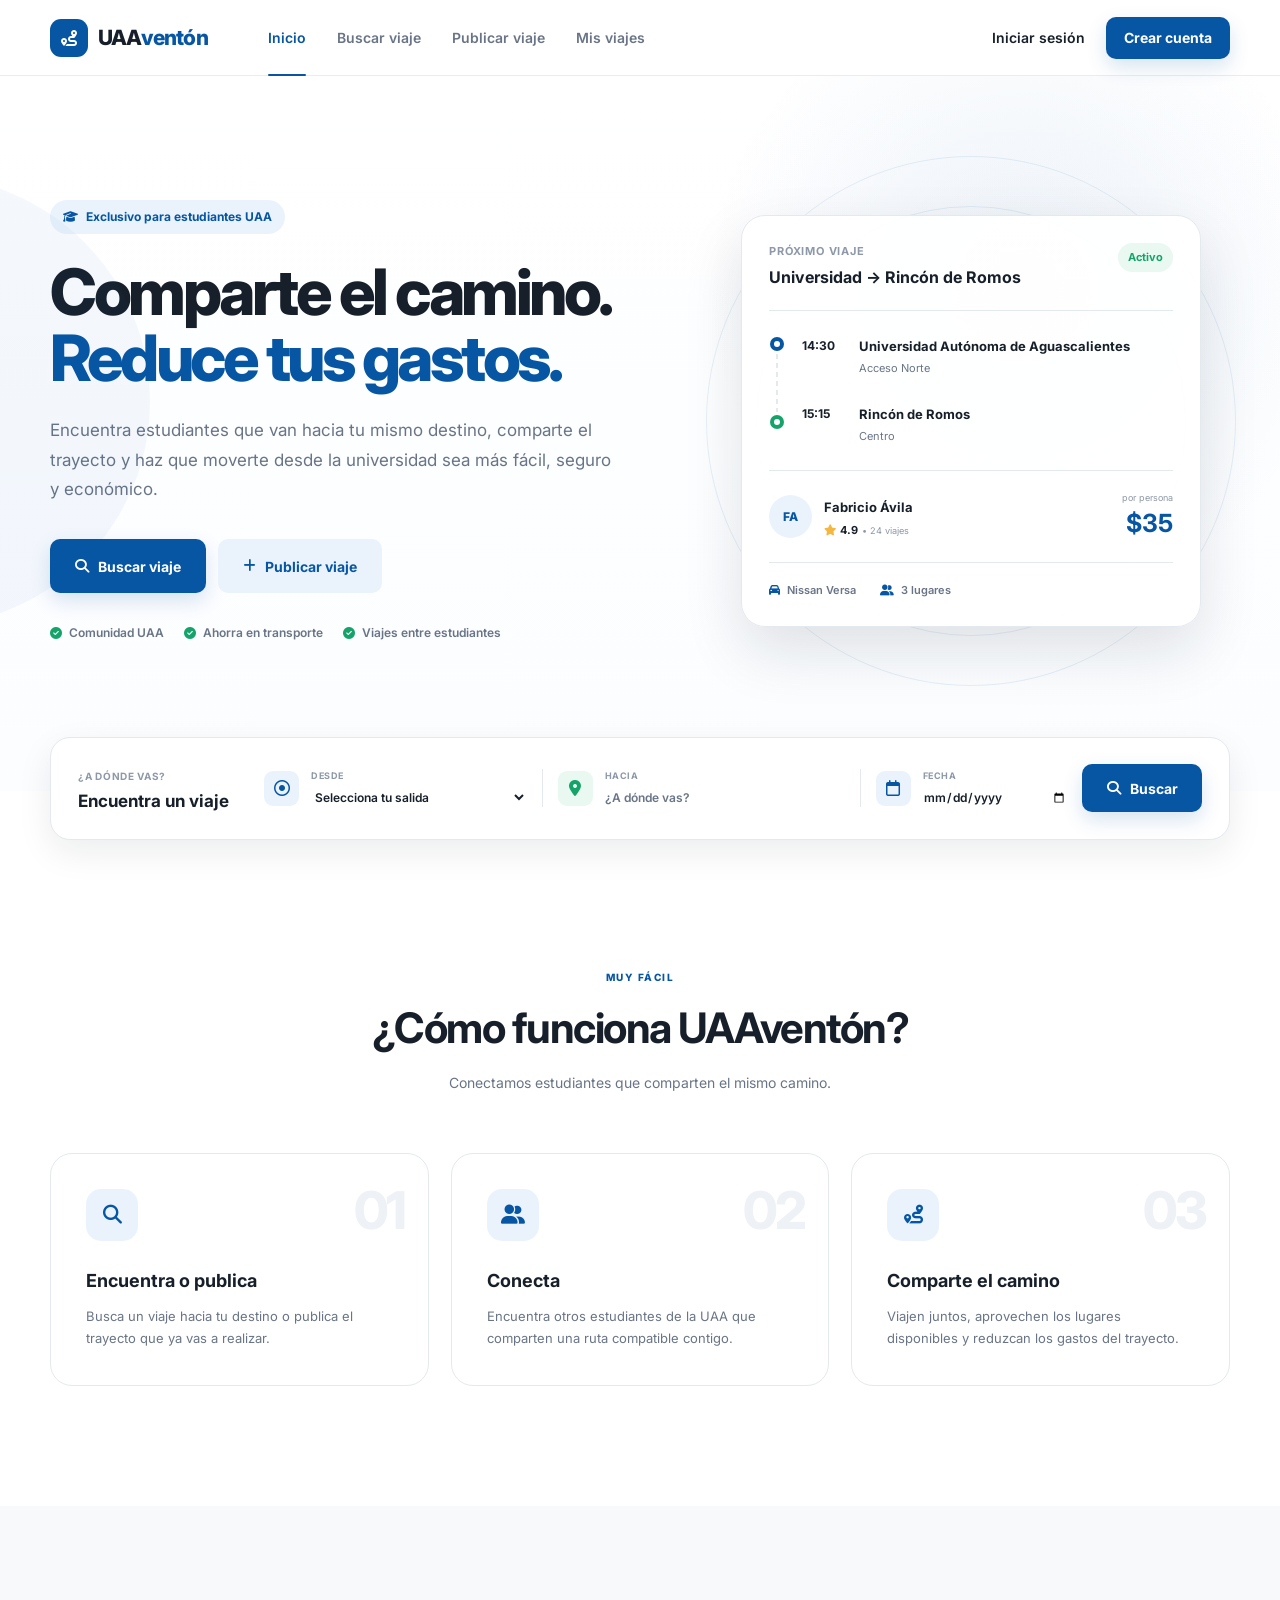
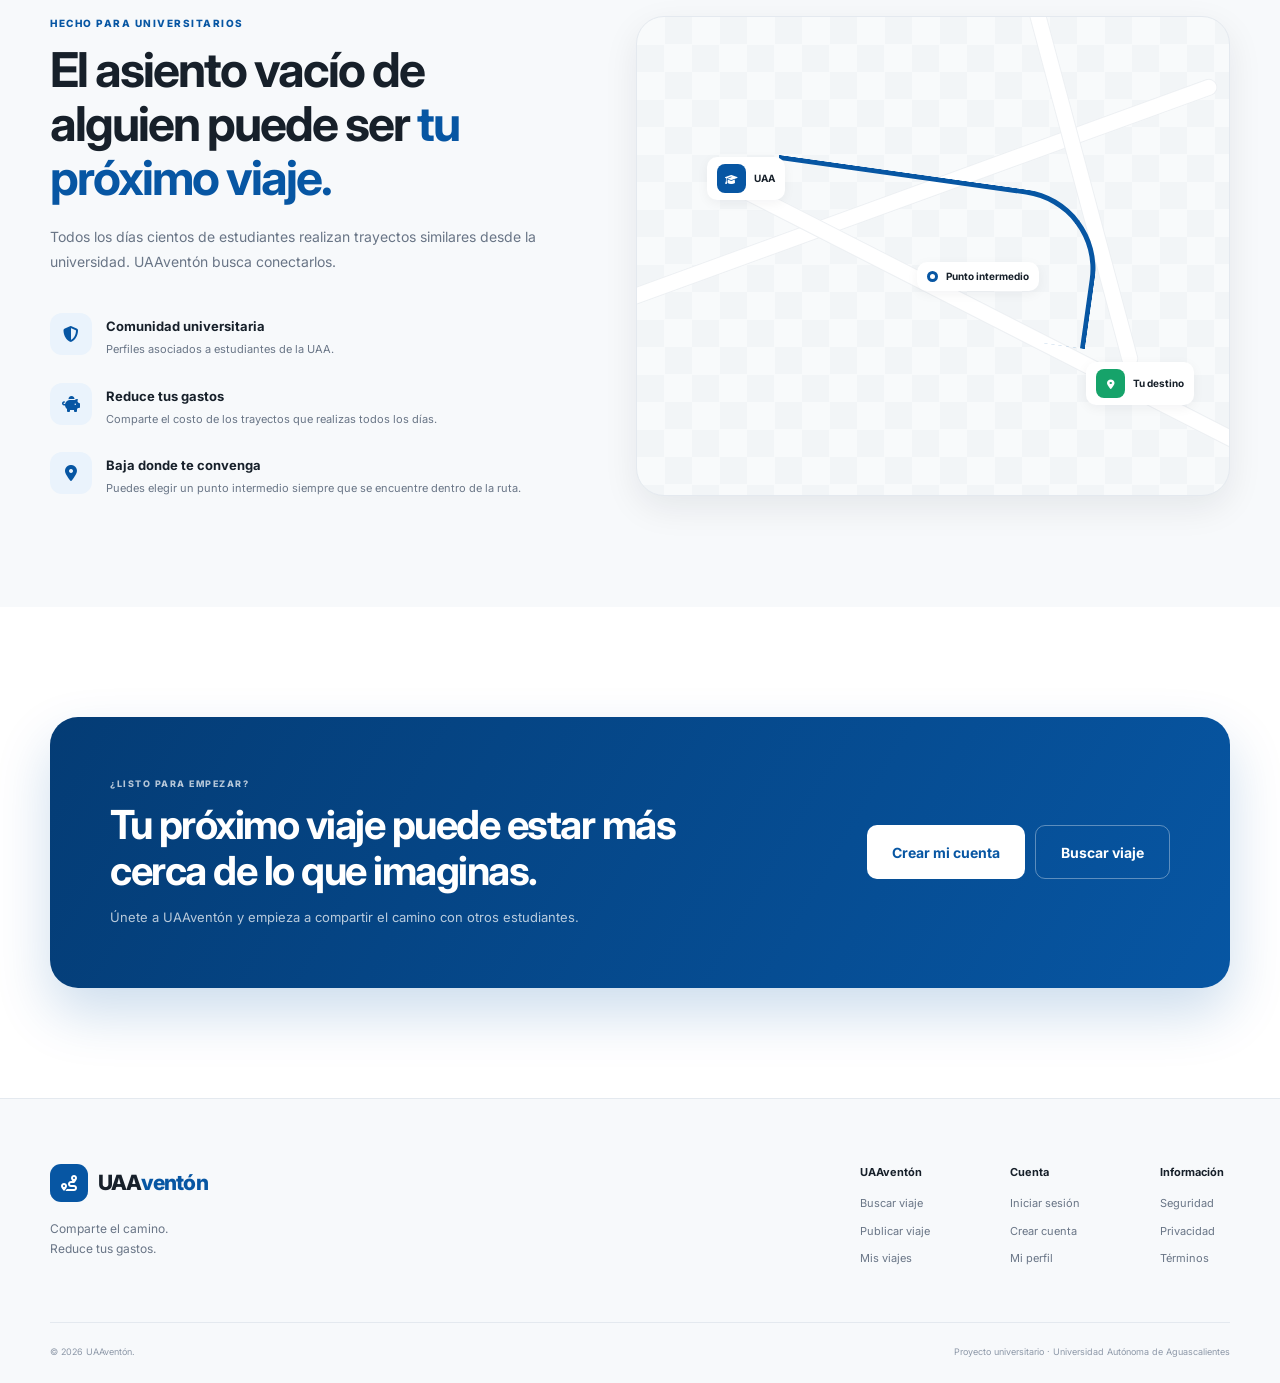
<file: index.html>
<!DOCTYPE html>
<html lang="es">
<head>
    <meta charset="UTF-8">
    <meta name="viewport" content="width=device-width, initial-scale=1.0">

    <title>UAAventón | Comparte el camino</title>

    <meta
        name="description"
        content="UAAventón es una plataforma de viajes compartidos para estudiantes de la Universidad Autónoma de Aguascalientes."
    >

    <link rel="preconnect" href="https://fonts.googleapis.com">
    <link rel="preconnect" href="https://fonts.gstatic.com" crossorigin>

    <link
        href="https://fonts.googleapis.com/css2?family=Inter:wght@400;500;600;700;800&display=swap"
        rel="stylesheet"
    >

    <link
        rel="stylesheet"
        href="https://cdnjs.cloudflare.com/ajax/libs/font-awesome/6.5.2/css/all.min.css"
    >

    <link rel="stylesheet" href="css/styles.css">
</head>

<body>

    <!-- =========================================
         HEADER
    ========================================== -->

    <header class="header">
        <div class="container nav-container">

            <a href="index.html" class="logo">
                <div class="logo-icon">
                    <i class="fa-solid fa-route"></i>
                </div>

                <span>UAA<span>ventón</span></span>
            </a>

            <nav class="desktop-nav">
                <a href="index.html" class="nav-link active">Inicio</a>
                <a href="buscar.html" class="nav-link">Buscar viaje</a>
                <a href="publicar.html" class="nav-link">Publicar viaje</a>
                <a href="mis-viajes.html" class="nav-link">Mis viajes</a>
            </nav>

            <div class="nav-actions">
                <a href="login.html" class="btn-login">
                    Iniciar sesión
                </a>

                <a href="registro.html" class="btn btn-primary btn-small">
                    Crear cuenta
                </a>
            </div>

            <button
                class="mobile-menu-button"
                id="mobileMenuButton"
                aria-label="Abrir menú"
            >
                <i class="fa-solid fa-bars"></i>
            </button>

        </div>
    </header>


    <!-- =========================================
         MENÚ MÓVIL
    ========================================== -->

    <div class="mobile-menu" id="mobileMenu">

        <div class="mobile-menu-header">

            <a href="index.html" class="logo">
                <div class="logo-icon">
                    <i class="fa-solid fa-route"></i>
                </div>

                <span>UAA<span>ventón</span></span>
            </a>

            <button
                class="mobile-close-button"
                id="mobileCloseButton"
                aria-label="Cerrar menú"
            >
                <i class="fa-solid fa-xmark"></i>
            </button>

        </div>

        <nav class="mobile-menu-links">

            <a href="index.html">
                <i class="fa-solid fa-house"></i>
                Inicio
            </a>

            <a href="buscar.html">
                <i class="fa-solid fa-magnifying-glass"></i>
                Buscar viaje
            </a>

            <a href="publicar.html">
                <i class="fa-solid fa-circle-plus"></i>
                Publicar viaje
            </a>

            <a href="mis-viajes.html">
                <i class="fa-solid fa-route"></i>
                Mis viajes
            </a>

            <a href="perfil.html">
                <i class="fa-regular fa-user"></i>
                Perfil
            </a>

        </nav>

        <div class="mobile-menu-actions">

            <a href="login.html" class="btn btn-outline">
                Iniciar sesión
            </a>

            <a href="registro.html" class="btn btn-primary">
                Crear cuenta
            </a>

        </div>

    </div>


    <!-- =========================================
         HERO
    ========================================== -->

    <main>

        <section class="hero">

            <div class="container hero-container">

                <!-- TEXTO -->

                <div class="hero-content">

                    <div class="hero-badge">
                        <i class="fa-solid fa-graduation-cap"></i>
                        Exclusivo para estudiantes UAA
                    </div>

                    <h1>
                        Comparte el camino.
                        <span>Reduce tus gastos.</span>
                    </h1>

                    <p class="hero-description">
                        Encuentra estudiantes que van hacia tu mismo destino,
                        comparte el trayecto y haz que moverte desde la
                        universidad sea más fácil, seguro y económico.
                    </p>

                    <div class="hero-buttons">

                        <a href="buscar.html" class="btn btn-primary btn-large">
                            <i class="fa-solid fa-magnifying-glass"></i>
                            Buscar viaje
                        </a>

                        <a href="publicar.html" class="btn btn-secondary btn-large">
                            <i class="fa-solid fa-plus"></i>
                            Publicar viaje
                        </a>

                    </div>

                    <div class="hero-benefits">

                        <div class="benefit">
                            <i class="fa-solid fa-circle-check"></i>
                            Comunidad UAA
                        </div>

                        <div class="benefit">
                            <i class="fa-solid fa-circle-check"></i>
                            Ahorra en transporte
                        </div>

                        <div class="benefit">
                            <i class="fa-solid fa-circle-check"></i>
                            Viajes entre estudiantes
                        </div>

                    </div>

                </div>


                <!-- TARJETA VISUAL -->

                <div class="hero-visual">

                    <div class="map-decoration map-decoration-one"></div>
                    <div class="map-decoration map-decoration-two"></div>

                    <div class="route-card">

                        <div class="route-card-header">

                            <div>
                                <span class="small-label">
                                    Próximo viaje
                                </span>

                                <h3>Universidad → Rincón de Romos</h3>
                            </div>

                            <span class="status-badge">
                                Activo
                            </span>

                        </div>


                        <div class="route-content">

                            <div class="route-timeline">

                                <div class="timeline-point origin-point">
                                    <span></span>
                                </div>

                                <div class="timeline-line"></div>

                                <div class="timeline-point destination-point">
                                    <span></span>
                                </div>

                            </div>


                            <div class="route-locations">

                                <div class="route-location">

                                    <span class="route-time">
                                        14:30
                                    </span>

                                    <div>
                                        <strong>Universidad Autónoma de Aguascalientes</strong>
                                        <p>Acceso Norte</p>
                                    </div>

                                </div>

                                <div class="route-location">

                                    <span class="route-time">
                                        15:15
                                    </span>

                                    <div>
                                        <strong>Rincón de Romos</strong>
                                        <p>Centro</p>
                                    </div>

                                </div>

                            </div>

                        </div>


                        <div class="route-driver">

                            <div class="driver-info">

                                <div class="avatar">
                                    FA
                                </div>

                                <div>
                                    <strong>Fabricio Ávila</strong>

                                    <div class="rating">
                                        <i class="fa-solid fa-star"></i>
                                        <span>4.9</span>
                                        <small>• 24 viajes</small>
                                    </div>

                                </div>

                            </div>


                            <div class="trip-price">

                                <span>por persona</span>
                                <strong>$35</strong>

                            </div>

                        </div>


                        <div class="route-footer">

                            <div>
                                <i class="fa-solid fa-car"></i>
                                Nissan Versa
                            </div>

                            <div>
                                <i class="fa-solid fa-user-group"></i>
                                3 lugares
                            </div>

                        </div>

                    </div>

                </div>

            </div>

        </section>


        <!-- =========================================
             BUSCADOR RÁPIDO
        ========================================== -->

        <section class="quick-search-section">

            <div class="container">

                <div class="quick-search-card">

                    <div class="quick-search-title">

                        <span>¿A dónde vas?</span>

                        <h2>Encuentra un viaje</h2>

                    </div>


                    <form
                        class="quick-search-form"
                        action="buscar.html"
                        method="GET"
                    >

                        <div class="search-field">

                            <div class="field-icon">
                                <i class="fa-regular fa-circle-dot"></i>
                            </div>

                            <div>
                                <label for="origin">
                                    Desde
                                </label>

                                <select id="origin" name="origin">
                                    <option value="">
                                        Selecciona tu salida
                                    </option>

                                    <option value="norte">
                                        Acceso Norte UAA
                                    </option>

                                    <option value="sur">
                                        Acceso Sur UAA
                                    </option>

                                    <option value="poniente">
                                        Acceso Poniente UAA
                                    </option>

                                    <option value="oriente">
                                        Acceso Oriente UAA
                                    </option>
                                </select>

                            </div>

                        </div>


                        <div class="search-divider"></div>


                        <div class="search-field">

                            <div class="field-icon destination-icon">
                                <i class="fa-solid fa-location-dot"></i>
                            </div>

                            <div>
                                <label for="destination">
                                    Hacia
                                </label>

                                <input
                                    type="text"
                                    id="destination"
                                    name="destination"
                                    placeholder="¿A dónde vas?"
                                >
                            </div>

                        </div>


                        <div class="search-divider"></div>


                        <div class="search-field">

                            <div class="field-icon">
                                <i class="fa-regular fa-calendar"></i>
                            </div>

                            <div>
                                <label for="date">
                                    Fecha
                                </label>

                                <input
                                    type="date"
                                    id="date"
                                    name="date"
                                >
                            </div>

                        </div>


                        <button
                            type="submit"
                            class="btn btn-primary search-button"
                        >
                            <i class="fa-solid fa-magnifying-glass"></i>
                            Buscar
                        </button>

                    </form>

                </div>

            </div>

        </section>


        <!-- =========================================
             CÓMO FUNCIONA
        ========================================== -->

        <section class="how-it-works">

            <div class="container">

                <div class="section-header">

                    <span class="section-eyebrow">
                        MUY FÁCIL
                    </span>

                    <h2>¿Cómo funciona UAAventón?</h2>

                    <p>
                        Conectamos estudiantes que comparten el mismo camino.
                    </p>

                </div>


                <div class="steps-grid">

                    <article class="step-card">

                        <div class="step-number">
                            01
                        </div>

                        <div class="step-icon">
                            <i class="fa-solid fa-magnifying-glass"></i>
                        </div>

                        <h3>Encuentra o publica</h3>

                        <p>
                            Busca un viaje hacia tu destino o publica el
                            trayecto que ya vas a realizar.
                        </p>

                    </article>


                    <article class="step-card">

                        <div class="step-number">
                            02
                        </div>

                        <div class="step-icon">
                            <i class="fa-solid fa-user-group"></i>
                        </div>

                        <h3>Conecta</h3>

                        <p>
                            Encuentra otros estudiantes de la UAA que
                            comparten una ruta compatible contigo.
                        </p>

                    </article>


                    <article class="step-card">

                        <div class="step-number">
                            03
                        </div>

                        <div class="step-icon">
                            <i class="fa-solid fa-route"></i>
                        </div>

                        <h3>Comparte el camino</h3>

                        <p>
                            Viajen juntos, aprovechen los lugares disponibles
                            y reduzcan los gastos del trayecto.
                        </p>

                    </article>

                </div>

            </div>

        </section>


        <!-- =========================================
             SECCIÓN COMUNIDAD
        ========================================== -->

        <section class="community-section">

            <div class="container community-container">

                <div class="community-content">

                    <span class="section-eyebrow">
                        HECHO PARA UNIVERSITARIOS
                    </span>

                    <h2>
                        El asiento vacío de alguien puede ser
                        <span>tu próximo viaje.</span>
                    </h2>

                    <p>
                        Todos los días cientos de estudiantes realizan
                        trayectos similares desde la universidad.
                        UAAventón busca conectarlos.
                    </p>


                    <div class="community-features">

                        <div class="community-feature">

                            <div class="community-feature-icon">
                                <i class="fa-solid fa-shield-halved"></i>
                            </div>

                            <div>
                                <strong>Comunidad universitaria</strong>
                                <p>
                                    Perfiles asociados a estudiantes de la UAA.
                                </p>
                            </div>

                        </div>


                        <div class="community-feature">

                            <div class="community-feature-icon">
                                <i class="fa-solid fa-piggy-bank"></i>
                            </div>

                            <div>
                                <strong>Reduce tus gastos</strong>
                                <p>
                                    Comparte el costo de los trayectos que
                                    realizas todos los días.
                                </p>
                            </div>

                        </div>


                        <div class="community-feature">

                            <div class="community-feature-icon">
                                <i class="fa-solid fa-location-dot"></i>
                            </div>

                            <div>
                                <strong>Baja donde te convenga</strong>
                                <p>
                                    Puedes elegir un punto intermedio siempre
                                    que se encuentre dentro de la ruta.
                                </p>
                            </div>

                        </div>

                    </div>

                </div>


                <div class="community-map">

                    <div class="fake-map">

                        <div class="map-road road-one"></div>
                        <div class="map-road road-two"></div>
                        <div class="map-road road-three"></div>

                        <div class="map-route-line"></div>

                        <div class="map-marker marker-uaa">
                            <div class="marker-icon">
                                <i class="fa-solid fa-graduation-cap"></i>
                            </div>

                            <span>UAA</span>
                        </div>


                        <div class="map-marker marker-middle">
                            <div class="marker-dot"></div>

                            <span>Punto intermedio</span>
                        </div>


                        <div class="map-marker marker-destination">
                            <div class="marker-icon destination">
                                <i class="fa-solid fa-location-dot"></i>
                            </div>

                            <span>Tu destino</span>
                        </div>

                    </div>

                </div>

            </div>

        </section>


        <!-- =========================================
             CTA
        ========================================== -->

        <section class="cta-section">

            <div class="container">

                <div class="cta-card">

                    <div>

                        <span class="cta-small">
                            ¿LISTO PARA EMPEZAR?
                        </span>

                        <h2>
                            Tu próximo viaje puede estar
                            más cerca de lo que imaginas.
                        </h2>

                        <p>
                            Únete a UAAventón y empieza a compartir
                            el camino con otros estudiantes.
                        </p>

                    </div>


                    <div class="cta-actions">

                        <a
                            href="registro.html"
                            class="btn btn-white btn-large"
                        >
                            Crear mi cuenta
                        </a>

                        <a
                            href="buscar.html"
                            class="btn btn-transparent btn-large"
                        >
                            Buscar viaje
                        </a>

                    </div>

                </div>

            </div>

        </section>

    </main>


    <!-- =========================================
         FOOTER
    ========================================== -->

    <footer class="footer">

        <div class="container footer-container">

            <div class="footer-brand">

                <a href="index.html" class="logo footer-logo">

                    <div class="logo-icon">
                        <i class="fa-solid fa-route"></i>
                    </div>

                    <span>UAA<span>ventón</span></span>

                </a>

                <p>
                    Comparte el camino.<br>
                    Reduce tus gastos.
                </p>

            </div>


            <div class="footer-links">

                <div>
                    <strong>UAAventón</strong>

                    <a href="buscar.html">
                        Buscar viaje
                    </a>

                    <a href="publicar.html">
                        Publicar viaje
                    </a>

                    <a href="mis-viajes.html">
                        Mis viajes
                    </a>
                </div>


                <div>
                    <strong>Cuenta</strong>

                    <a href="login.html">
                        Iniciar sesión
                    </a>

                    <a href="registro.html">
                        Crear cuenta
                    </a>

                    <a href="perfil.html">
                        Mi perfil
                    </a>
                </div>


                <div>
                    <strong>Información</strong>

                    <a href="#">
                        Seguridad
                    </a>

                    <a href="#">
                        Privacidad
                    </a>

                    <a href="#">
                        Términos
                    </a>
                </div>

            </div>

        </div>


        <div class="container footer-bottom">

            <p>
                © 2026 UAAventón.
            </p>

            <p>
                Proyecto universitario · Universidad Autónoma de Aguascalientes
            </p>

        </div>

    </footer>


    <!-- =========================================
         NAVEGACIÓN MÓVIL INFERIOR
    ========================================== -->

    <nav class="bottom-navigation">

        <a href="index.html" class="bottom-nav-item active">
            <i class="fa-solid fa-house"></i>
            <span>Inicio</span>
        </a>

        <a href="buscar.html" class="bottom-nav-item">
            <i class="fa-solid fa-magnifying-glass"></i>
            <span>Buscar</span>
        </a>

        <a href="publicar.html" class="bottom-nav-item publish-item">
            <div class="publish-button">
                <i class="fa-solid fa-plus"></i>
            </div>
            <span>Publicar</span>
        </a>

        <a href="mis-viajes.html" class="bottom-nav-item">
            <i class="fa-solid fa-route"></i>
            <span>Viajes</span>
        </a>

        <a href="perfil.html" class="bottom-nav-item">
            <i class="fa-regular fa-user"></i>
            <span>Perfil</span>
        </a>

    </nav>


    <script src="js/app.js"></script>

</body>
</html>
</file>
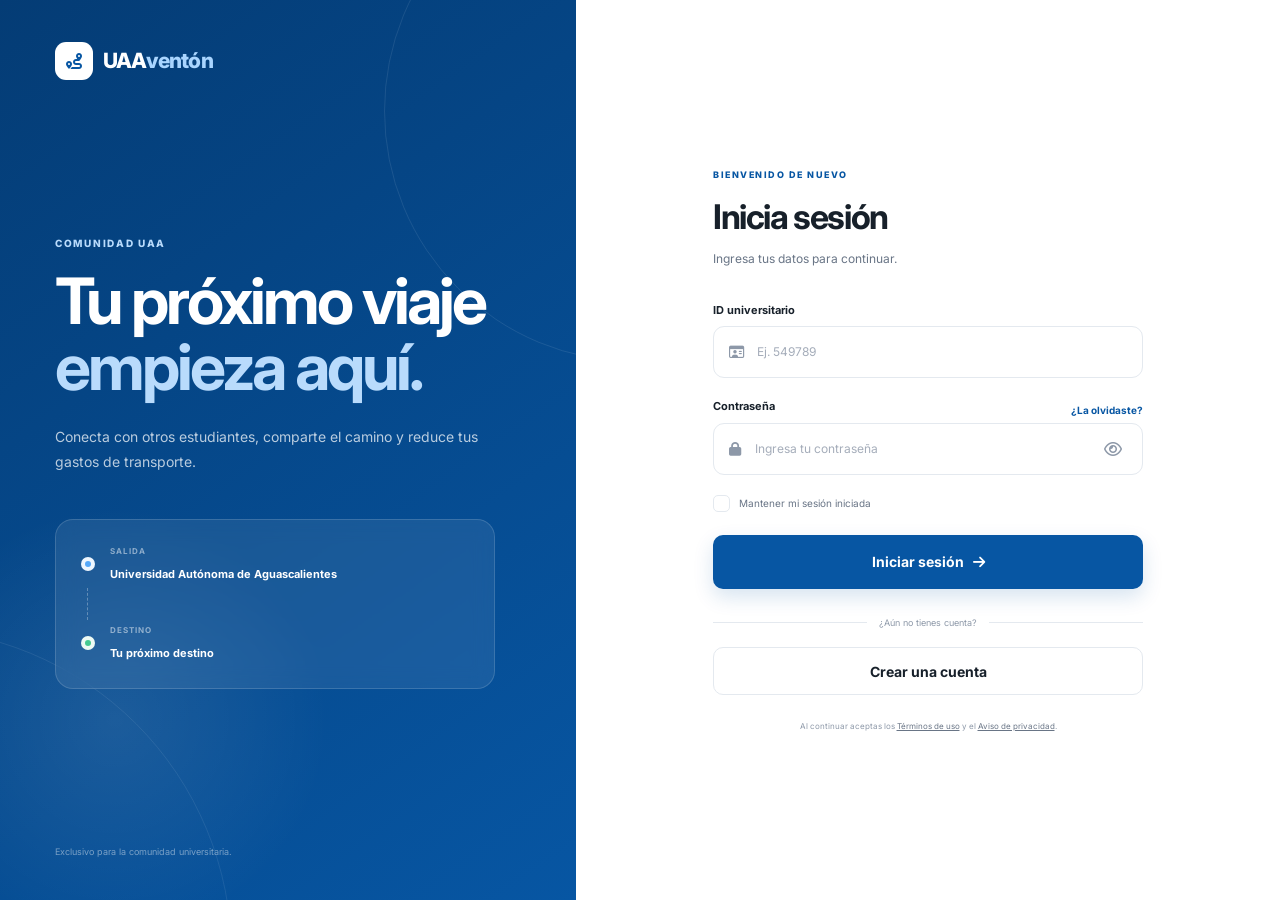
<file: buscar.html>
<!DOCTYPE html>
<html lang="es">
<head>
    <meta charset="UTF-8">
    <meta name="viewport" content="width=device-width, initial-scale=1.0">

    <title>Buscar viaje | UAAventón</title>

    <link rel="preconnect" href="https://fonts.googleapis.com">
    <link rel="preconnect" href="https://fonts.gstatic.com" crossorigin>

    <link
        href="https://fonts.googleapis.com/css2?family=Inter:wght@400;500;600;700;800&display=swap"
        rel="stylesheet"
    >

    <link
        rel="stylesheet"
        href="https://cdnjs.cloudflare.com/ajax/libs/font-awesome/6.5.2/css/all.min.css"
    >

    <link rel="stylesheet" href="css/styles.css">
</head>

<body class="app-body">

    <!-- =========================================
         HEADER
    ========================================== -->

    <header class="header app-header">

        <div class="container nav-container">

            <a href="dashboard.html" class="logo">

                <div class="logo-icon">
                    <i class="fa-solid fa-route"></i>
                </div>

                <span>UAA<span>ventón</span></span>

            </a>


            <nav class="desktop-nav">

                <a href="dashboard.html" class="nav-link">
                    Inicio
                </a>

                <a href="buscar.html" class="nav-link active">
                    Buscar viaje
                </a>

                <a href="publicar.html" class="nav-link">
                    Publicar viaje
                </a>

                <a href="mis-viajes.html" class="nav-link">
                    Mis viajes
                </a>

            </nav>


            <div class="dashboard-user">

                <button class="notification-button">
                    <i class="fa-regular fa-bell"></i>
                    <span></span>
                </button>

                <a href="perfil.html" class="dashboard-profile">

                    <div class="dashboard-avatar">
                        FA
                    </div>

                    <div>
                        <strong>Fabricio</strong>
                        <small>Estudiante</small>
                    </div>

                    <i class="fa-solid fa-chevron-down"></i>

                </a>

            </div>

        </div>

    </header>


    <main>

        <!-- =========================================
             ENCABEZADO
        ========================================== -->

        <section class="search-page-header">

            <div class="container">

                <span class="section-eyebrow">
                    ENCUENTRA TU CAMINO
                </span>

                <h1>Buscar viaje</h1>

                <p>
                    Encuentra estudiantes que van hacia tu mismo destino.
                </p>


                <!-- BUSCADOR -->

                <form
                    class="search-page-form"
                    id="searchPageForm"
                >

                    <div class="search-page-field">

                        <div class="dashboard-field-icon">
                            <i class="fa-regular fa-circle-dot"></i>
                        </div>

                        <div>
                            <label for="searchOrigin">
                                SALGO DESDE
                            </label>

                            <select id="searchOrigin">

                                <option value="">
                                    Selecciona tu salida
                                </option>

                                <option value="Acceso Norte UAA">
                                    Acceso Norte UAA
                                </option>

                                <option value="Acceso Sur UAA">
                                    Acceso Sur UAA
                                </option>

                                <option value="Acceso Oriente UAA">
                                    Acceso Oriente UAA
                                </option>

                                <option value="Acceso Poniente UAA">
                                    Acceso Poniente UAA
                                </option>

                            </select>

                        </div>

                    </div>


                    <div class="search-page-field">

                        <div class="dashboard-field-icon destination">
                            <i class="fa-solid fa-location-dot"></i>
                        </div>

                        <div>
                            <label for="searchDestination">
                                VOY HACIA
                            </label>

                            <input
                                type="text"
                                id="searchDestination"
                                placeholder="¿A dónde quieres ir?"
                            >
                        </div>

                    </div>


                    <div class="search-page-field date-field">

                        <div class="dashboard-field-icon">
                            <i class="fa-regular fa-calendar"></i>
                        </div>

                        <div>
                            <label for="searchDate">
                                FECHA
                            </label>

                            <input
                                type="date"
                                id="searchDate"
                            >
                        </div>

                    </div>


                    <button
                        type="submit"
                        class="btn btn-primary search-page-button"
                    >
                        <i class="fa-solid fa-magnifying-glass"></i>

                        Buscar
                    </button>

                </form>

            </div>

        </section>


        <!-- =========================================
             RESULTADOS
        ========================================== -->

        <section class="search-results-section">

            <div class="container search-layout">

                <!-- FILTROS -->

                <aside class="search-filters">

                    <div class="filters-heading">

                        <div>
                            <i class="fa-solid fa-sliders"></i>
                            <strong>Filtros</strong>
                        </div>

                        <button
                            type="button"
                            id="clearFilters"
                        >
                            Limpiar
                        </button>

                    </div>


                    <div class="filter-group">

                        <label>Hora de salida</label>

                        <div class="filter-options">

                            <label class="filter-option">
                                <input
                                    type="radio"
                                    name="timeFilter"
                                    value="all"
                                    checked
                                >

                                <span>Todo el día</span>
                            </label>


                            <label class="filter-option">
                                <input
                                    type="radio"
                                    name="timeFilter"
                                    value="morning"
                                >

                                <span>
                                    Mañana
                                    <small>6:00 - 12:00</small>
                                </span>
                            </label>


                            <label class="filter-option">
                                <input
                                    type="radio"
                                    name="timeFilter"
                                    value="afternoon"
                                >

                                <span>
                                    Tarde
                                    <small>12:00 - 18:00</small>
                                </span>
                            </label>


                            <label class="filter-option">
                                <input
                                    type="radio"
                                    name="timeFilter"
                                    value="night"
                                >

                                <span>
                                    Noche
                                    <small>18:00 - 23:00</small>
                                </span>
                            </label>

                        </div>

                    </div>


                    <div class="filter-group">

                        <div class="filter-label-row">
                            <label for="priceFilter">
                                Precio máximo
                            </label>

                            <strong id="priceValue">
                                $60
                            </strong>
                        </div>

                        <input
                            type="range"
                            id="priceFilter"
                            min="0"
                            max="100"
                            value="60"
                            step="5"
                        >

                        <div class="range-labels">
                            <span>$0</span>
                            <span>$100+</span>
                        </div>

                    </div>


                    <div class="filter-group">

                        <label>Lugares disponibles</label>

                        <select
                            class="filter-select"
                            id="seatsFilter"
                        >
                            <option value="1">
                                Al menos 1 lugar
                            </option>

                            <option value="2">
                                Al menos 2 lugares
                            </option>

                            <option value="3">
                                Al menos 3 lugares
                            </option>

                            <option value="4">
                                Al menos 4 lugares
                            </option>
                        </select>

                    </div>

                </aside>


                <!-- RESULTADOS -->

                <div class="search-results">

                    <div class="results-top">

                        <div>
                            <span id="resultsCount">
                                4 viajes encontrados
                            </span>

                            <p id="resultsDescription">
                                Viajes desde la UAA hacia tu destino.
                            </p>
                        </div>


                        <select id="sortTrips">

                            <option value="recommended">
                                Recomendados
                            </option>

                            <option value="price">
                                Menor precio
                            </option>

                            <option value="time">
                                Salida más próxima
                            </option>


                        </select>

                    </div>


                    <!-- VIAJES PUBLICADOS DINÁMICAMENTE -->

                        <div id="publishedTripsList"></div>


                    <!-- SIN RESULTADOS -->

                    <div
                        class="no-results"
                        id="noResults"
                    >

                        <div>
                            <i class="fa-solid fa-route"></i>
                        </div>

                        <h3>No encontramos viajes</h3>

                        <p>
                            Intenta modificar los filtros o buscar otro horario.
                        </p>

                        <button
                            class="btn btn-primary"
                            id="resetSearchFilters"
                        >
                            Limpiar filtros
                        </button>

                    </div>

                </div>

            </div>

        </section>

    </main>


    <!-- =========================================
         MOBILE NAVIGATION
    ========================================== -->

    <nav class="bottom-navigation">

        <a
            href="dashboard.html"
            class="bottom-nav-item"
        >
            <i class="fa-solid fa-house"></i>
            <span>Inicio</span>
        </a>

        <a
            href="buscar.html"
            class="bottom-nav-item active"
        >
            <i class="fa-solid fa-magnifying-glass"></i>
            <span>Buscar</span>
        </a>

        <a
            href="publicar.html"
            class="bottom-nav-item publish-item"
        >
            <div class="publish-button">
                <i class="fa-solid fa-plus"></i>
            </div>

            <span>Publicar</span>
        </a>

        <a
            href="mis-viajes.html"
            class="bottom-nav-item"
        >
            <i class="fa-solid fa-route"></i>
            <span>Viajes</span>
        </a>

        <a
            href="perfil.html"
            class="bottom-nav-item"
        >
            <i class="fa-regular fa-user"></i>
            <span>Perfil</span>
        </a>

    </nav>


    <script src="js/app.js"></script>
    <script src="js/buscar.js"></script>

</body>
</html>
</file>
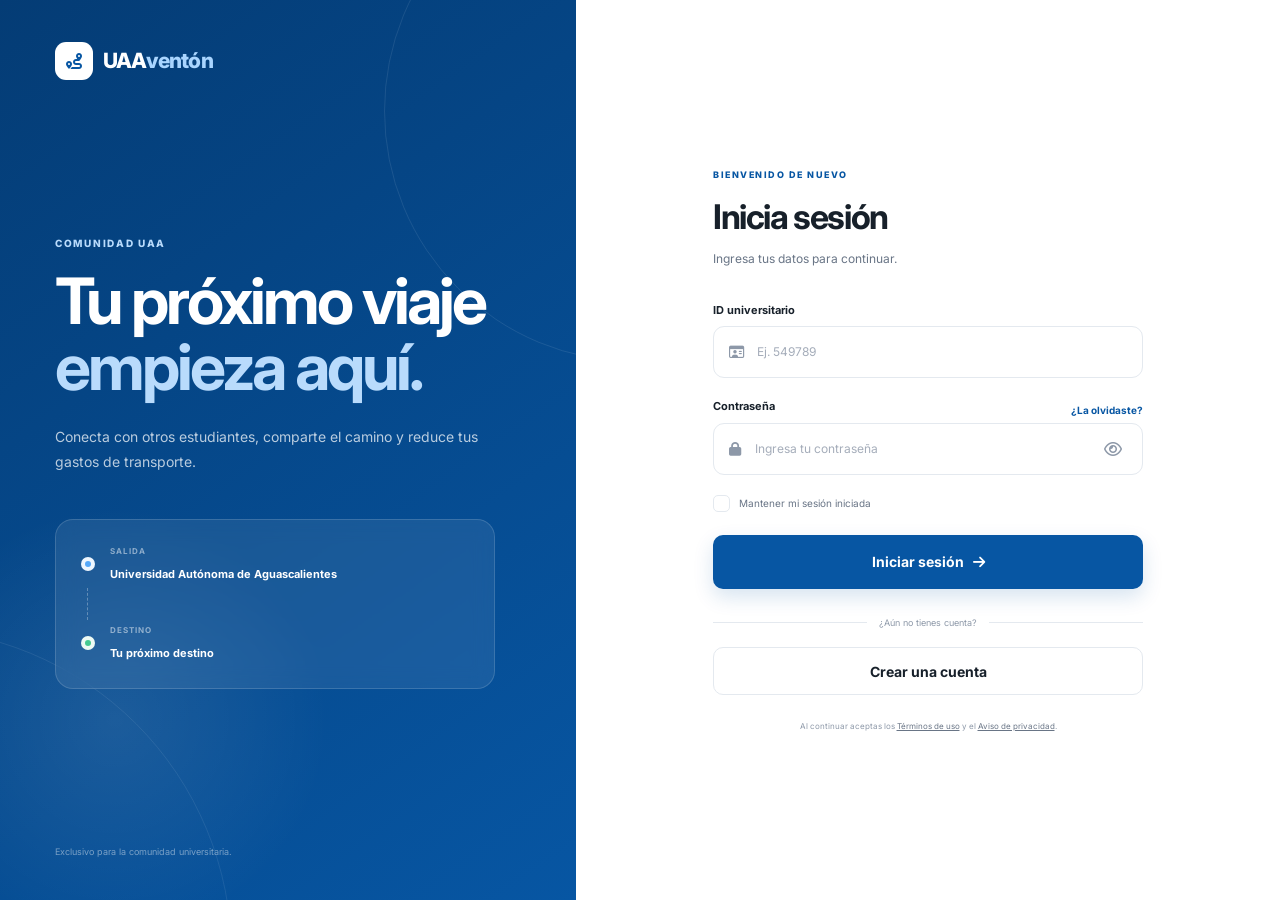
<file: dashboard.html>
<!DOCTYPE html>
<html lang="es">
<head>
    <meta charset="UTF-8">
    <meta name="viewport" content="width=device-width, initial-scale=1.0">

    <title>Inicio | UAAventón</title>

    <link rel="preconnect" href="https://fonts.googleapis.com">
    <link rel="preconnect" href="https://fonts.gstatic.com" crossorigin>

    <link
        href="https://fonts.googleapis.com/css2?family=Inter:wght@400;500;600;700;800&display=swap"
        rel="stylesheet"
    >

    <link
        rel="stylesheet"
        href="https://cdnjs.cloudflare.com/ajax/libs/font-awesome/6.5.2/css/all.min.css"
    >

    <link rel="stylesheet" href="css/styles.css">
</head>

<body class="app-body">

    <!-- HEADER -->

    <header class="header app-header">

        <div class="container nav-container">

            <a href="dashboard.html" class="logo">

                <div class="logo-icon">
                    <i class="fa-solid fa-route"></i>
                </div>

                <span>UAA<span>ventón</span></span>

            </a>


            <nav class="desktop-nav">

                <a
                    href="dashboard.html"
                    class="nav-link active"
                >
                    Inicio
                </a>

                <a
                    href="buscar.html"
                    class="nav-link"
                >
                    Buscar viaje
                </a>

                <a
                    href="publicar.html"
                    class="nav-link"
                >
                    Publicar viaje
                </a>

                <a
                    href="mis-viajes.html"
                    class="nav-link"
                >
                    Mis viajes
                </a>

            </nav>


            <div class="dashboard-user">

                <button class="notification-button">
                    <i class="fa-regular fa-bell"></i>
                    <span></span>
                </button>

                <a href="perfil.html" class="dashboard-profile">

                    <div class="dashboard-avatar">
                        FA
                    </div>

                    <div>
                        <strong>Fabricio</strong>
                        <small>Estudiante</small>
                    </div>

                    <i class="fa-solid fa-chevron-down"></i>

                </a>

            </div>

        </div>

    </header>


    <main>

        <!-- BIENVENIDA -->

        <section class="dashboard-hero">

            <div class="container">

                <div class="dashboard-welcome">

                    <div>
                        <span class="dashboard-eyebrow">
                            VIERNES · 18 SEPTIEMBRE
                        </span>

                        <h1>
                            Hola, Fabricio.
                            <span>¿A dónde vas hoy?</span>
                        </h1>
                    </div>

                    <a
                        href="publicar.html"
                        class="btn btn-secondary dashboard-publish"
                    >
                        <i class="fa-solid fa-plus"></i>
                        Publicar viaje
                    </a>

                </div>


                <!-- BUSCADOR -->

                <form
                    class="dashboard-search"
                    id="dashboardSearch"
                >

                    <div class="dashboard-search-field">

                        <div class="dashboard-field-icon origin">
                            <i class="fa-regular fa-circle-dot"></i>
                        </div>

                        <div>
                            <label for="dashboardOrigin">
                                SALGO DESDE
                            </label>

                            <select id="dashboardOrigin">

                                <option value="">
                                    Selecciona tu salida
                                </option>

                                <option>
                                    Acceso Norte UAA
                                </option>

                                <option>
                                    Acceso Sur UAA
                                </option>

                                <option>
                                    Acceso Oriente UAA
                                </option>

                                <option>
                                    Acceso Poniente UAA
                                </option>

                            </select>

                        </div>

                    </div>


                    <div class="dashboard-search-divider"></div>


                    <div class="dashboard-search-field">

                        <div class="dashboard-field-icon destination">
                            <i class="fa-solid fa-location-dot"></i>
                        </div>

                        <div>
                            <label for="dashboardDestination">
                                VOY HACIA
                            </label>

                            <input
                                type="text"
                                id="dashboardDestination"
                                placeholder="Escribe tu destino"
                            >
                        </div>

                    </div>


                    <div class="dashboard-search-divider"></div>


                    <div class="dashboard-search-field date">

                        <div class="dashboard-field-icon">
                            <i class="fa-regular fa-calendar"></i>
                        </div>

                        <div>
                            <label for="dashboardDate">
                                FECHA
                            </label>

                            <input
                                type="date"
                                id="dashboardDate"
                            >
                        </div>

                    </div>


                    <button
                        class="btn btn-primary dashboard-search-button"
                        type="submit"
                    >
                        <i class="fa-solid fa-magnifying-glass"></i>

                        <span>Buscar viaje</span>
                    </button>

                </form>

            </div>

        </section>


        <!-- VIAJES -->

        <section class="available-trips">

            <div class="container">

                <div class="dashboard-section-header">

                    <div>
                        <span class="section-eyebrow">
                            CERCA DE TI
                        </span>

                        <h2>Viajes disponibles</h2>

                        <p>
                            Viajes publicados recientemente desde la UAA.
                        </p>
                    </div>


                    <a href="buscar.html">
                        Ver todos

                        <i class="fa-solid fa-arrow-right"></i>
                    </a>

                </div>

                <div
                    class="trip-cards-grid"
                    id="dashboardTripsGrid"
                >
                </div>

            </div>

        </section>


        <!-- ACCIONES RÁPIDAS -->

        <section class="dashboard-actions-section">

            <div class="container">

                <div class="dashboard-actions-grid">

                    <a
                        href="publicar.html"
                        class="dashboard-action-card primary-action"
                    >

                        <div class="dashboard-action-icon">
                            <i class="fa-solid fa-car-side"></i>
                        </div>

                        <div>
                            <span>¿TÚ MANEJAS?</span>

                            <h3>Publica tu próximo viaje</h3>

                            <p>
                                Aprovecha los lugares disponibles de tu
                                vehículo y comparte gastos.
                            </p>
                        </div>

                        <i class="fa-solid fa-arrow-right action-arrow"></i>

                    </a>


                    <a
                        href="mis-viajes.html"
                        class="dashboard-action-card"
                    >

                        <div class="dashboard-action-icon secondary">
                            <i class="fa-solid fa-route"></i>
                        </div>

                        <div>
                            <span>TUS TRAYECTOS</span>

                            <h3>Consulta tus viajes</h3>

                            <p>
                                Revisa tus próximas reservaciones y los
                                viajes que has publicado.
                            </p>
                        </div>

                        <i class="fa-solid fa-arrow-right action-arrow"></i>

                    </a>

                </div>

            </div>

        </section>

    </main>


    <!-- NAVEGACIÓN MÓVIL -->

    <nav class="bottom-navigation">

        <a
            href="dashboard.html"
            class="bottom-nav-item active"
        >
            <i class="fa-solid fa-house"></i>
            <span>Inicio</span>
        </a>

        <a
            href="buscar.html"
            class="bottom-nav-item"
        >
            <i class="fa-solid fa-magnifying-glass"></i>
            <span>Buscar</span>
        </a>

        <a
            href="publicar.html"
            class="bottom-nav-item publish-item"
        >
            <div class="publish-button">
                <i class="fa-solid fa-plus"></i>
            </div>

            <span>Publicar</span>
        </a>

        <a
            href="mis-viajes.html"
            class="bottom-nav-item"
        >
            <i class="fa-solid fa-route"></i>
            <span>Viajes</span>
        </a>

        <a
            href="perfil.html"
            class="bottom-nav-item"
        >
            <i class="fa-regular fa-user"></i>
            <span>Perfil</span>
        </a>

    </nav>


    <script src="js/app.js"></script>

</body>
</html>
</file>
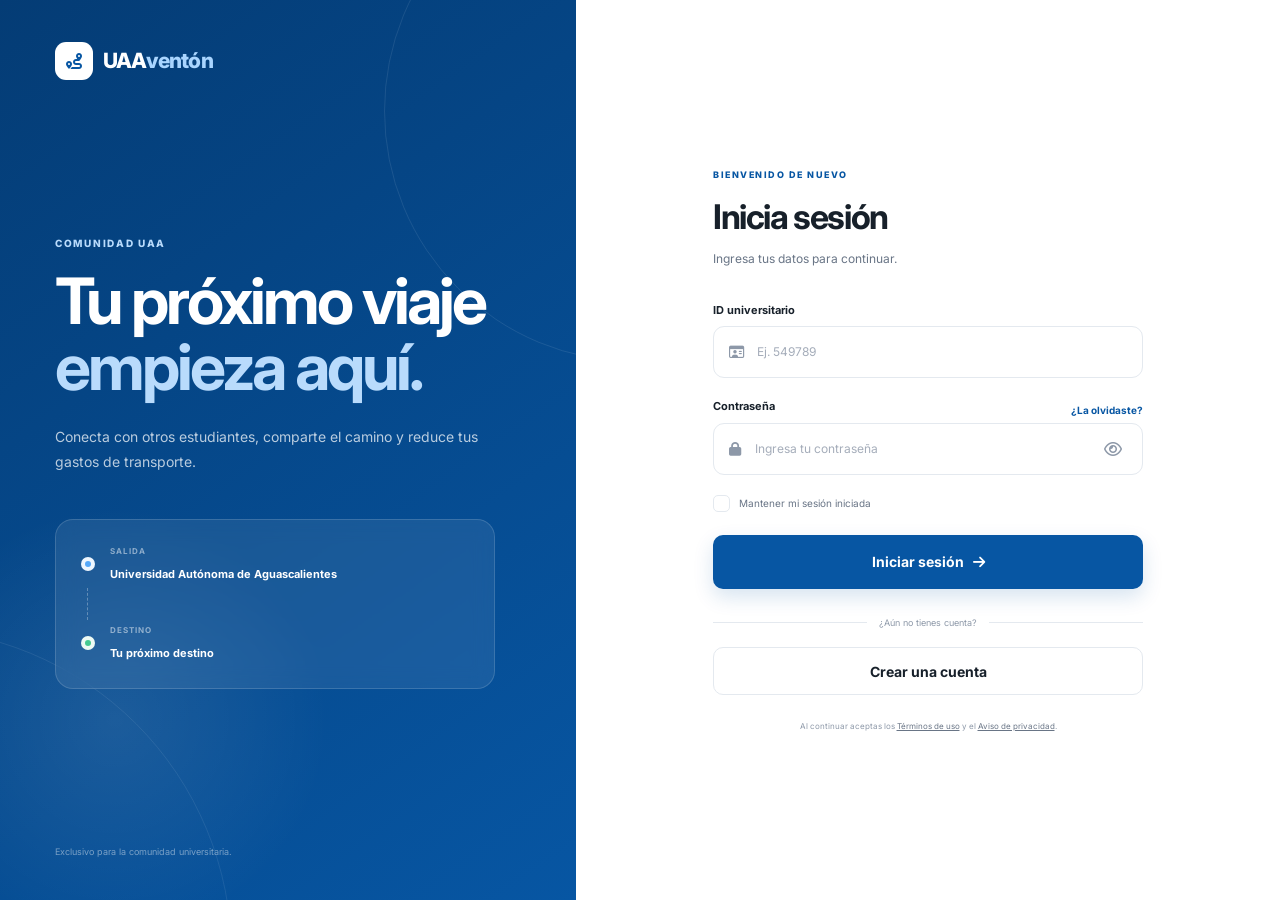
<file: login.html>
<!DOCTYPE html>
<html lang="es">
<head>
    <meta charset="UTF-8">
    <meta name="viewport" content="width=device-width, initial-scale=1.0">

    <title>Iniciar sesión | UAAventón</title>

    <link rel="preconnect" href="https://fonts.googleapis.com">
    <link rel="preconnect" href="https://fonts.gstatic.com" crossorigin>

    <link
        href="https://fonts.googleapis.com/css2?family=Inter:wght@400;500;600;700;800&display=swap"
        rel="stylesheet"
    >

    <link
        rel="stylesheet"
        href="https://cdnjs.cloudflare.com/ajax/libs/font-awesome/6.5.2/css/all.min.css"
    >

    <link rel="stylesheet" href="css/styles.css">
</head>

<body class="auth-body">

    <main class="auth-page">

        <!-- IZQUIERDA -->

        <section class="auth-brand-panel">

            <a href="index.html" class="logo auth-logo">
                <div class="logo-icon">
                    <i class="fa-solid fa-route"></i>
                </div>

                <span>UAA<span>ventón</span></span>
            </a>

            <div class="auth-brand-content">

                <span class="auth-eyebrow">
                    COMUNIDAD UAA
                </span>

                <h1>
                    Tu próximo viaje
                    <span>empieza aquí.</span>
                </h1>

                <p>
                    Conecta con otros estudiantes, comparte el camino
                    y reduce tus gastos de transporte.
                </p>

                <div class="auth-route-preview">

                    <div class="auth-route-row">
                        <div class="auth-route-point blue"></div>

                        <div>
                            <small>SALIDA</small>
                            <strong>Universidad Autónoma de Aguascalientes</strong>
                        </div>
                    </div>

                    <div class="auth-route-line"></div>

                    <div class="auth-route-row">
                        <div class="auth-route-point green"></div>

                        <div>
                            <small>DESTINO</small>
                            <strong>Tu próximo destino</strong>
                        </div>
                    </div>

                </div>

            </div>

            <p class="auth-brand-footer">
                Exclusivo para la comunidad universitaria.
            </p>

        </section>


        <!-- DERECHA -->

        <section class="auth-form-panel">

            <div class="auth-form-wrapper">

                <div class="auth-mobile-logo">
                    <a href="index.html" class="logo">
                        <div class="logo-icon">
                            <i class="fa-solid fa-route"></i>
                        </div>

                        <span>UAA<span>ventón</span></span>
                    </a>
                </div>

                <div class="auth-heading">

                    <span class="auth-small-title">
                        BIENVENIDO DE NUEVO
                    </span>

                    <h2>Inicia sesión</h2>

                    <p>
                        Ingresa tus datos para continuar.
                    </p>

                </div>


                <form class="auth-form" id="loginForm">

                    <div class="form-group">

                        <label for="loginId">
                            ID universitario
                        </label>

                        <div class="input-container">

                            <i class="fa-regular fa-id-card"></i>

                            <input
                                type="text"
                                id="loginId"
                                placeholder="Ej. 549789"
                                required
                            >

                        </div>

                    </div>


                    <div class="form-group">

                        <div class="label-row">
                            <label for="loginPassword">
                                Contraseña
                            </label>

                            <a href="#" class="form-link">
                                ¿La olvidaste?
                            </a>
                        </div>

                        <div class="input-container">

                            <i class="fa-solid fa-lock"></i>

                            <input
                                type="password"
                                id="loginPassword"
                                placeholder="Ingresa tu contraseña"
                                required
                            >

                            <button
                                type="button"
                                class="password-toggle"
                                data-password-target="loginPassword"
                                aria-label="Mostrar contraseña"
                            >
                                <i class="fa-regular fa-eye"></i>
                            </button>

                        </div>

                    </div>


                    <label class="checkbox-row">

                        <input type="checkbox">

                        <span class="custom-checkbox">
                            <i class="fa-solid fa-check"></i>
                        </span>

                        <span>
                            Mantener mi sesión iniciada
                        </span>

                    </label>


                    <button
                        type="submit"
                        class="btn btn-primary auth-submit"
                    >
                        Iniciar sesión
                        <i class="fa-solid fa-arrow-right"></i>
                    </button>

                </form>


                <div class="auth-divider">
                    <span></span>
                    <p>¿Aún no tienes cuenta?</p>
                    <span></span>
                </div>


                <a
                    href="registro.html"
                    class="btn btn-outline auth-secondary-button"
                >
                    Crear una cuenta
                </a>


                <p class="auth-terms">
                    Al continuar aceptas los
                    <a href="#">Términos de uso</a>
                    y el
                    <a href="#">Aviso de privacidad</a>.
                </p>

            </div>

        </section>

    </main>

    <script src="js/app.js"></script>

</body>
</html>
</file>
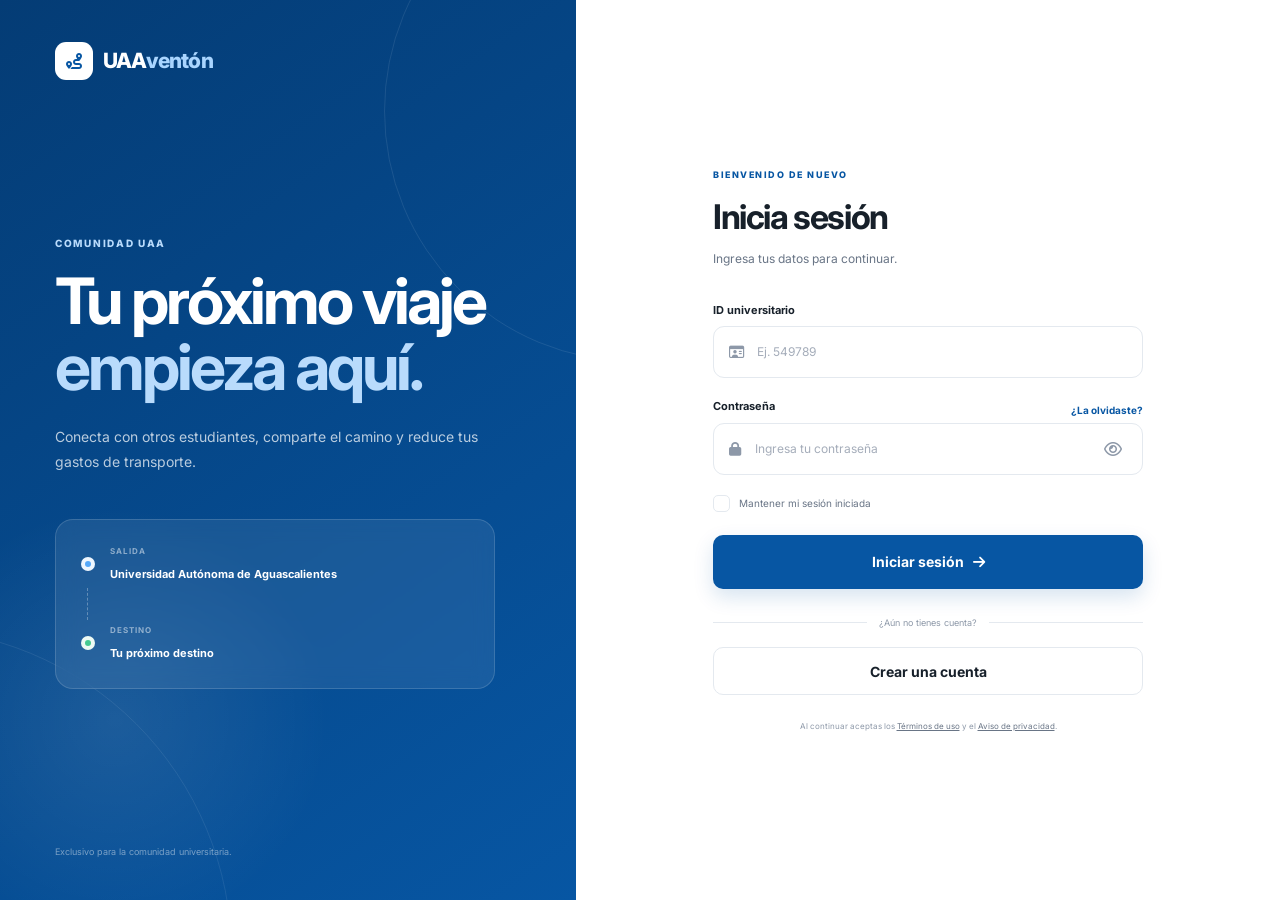
<file: mis-viajes.html>
<!DOCTYPE html>
<html lang="es">
<head>
    <meta charset="UTF-8">
    <meta name="viewport" content="width=device-width, initial-scale=1.0">

    <title>Mis viajes | UAAventón</title>

    <link rel="preconnect" href="https://fonts.googleapis.com">
    <link rel="preconnect" href="https://fonts.gstatic.com" crossorigin>

    <link
        href="https://fonts.googleapis.com/css2?family=Inter:wght@400;500;600;700;800&display=swap"
        rel="stylesheet"
    >

    <link
        rel="stylesheet"
        href="https://cdnjs.cloudflare.com/ajax/libs/font-awesome/6.5.2/css/all.min.css"
    >

    <link rel="stylesheet" href="css/styles.css">
</head>

<body class="app-body">

<!-- =====================================================
     HEADER
===================================================== -->

<header class="header app-header">

    <div class="container nav-container">

        <a href="dashboard.html" class="logo">

            <div class="logo-icon">
                <i class="fa-solid fa-route"></i>
            </div>

            <span>UAA<span>ventón</span></span>

        </a>


        <nav class="desktop-nav">

            <a href="dashboard.html" class="nav-link">
                Inicio
            </a>

            <a href="buscar.html" class="nav-link">
                Buscar viaje
            </a>

            <a href="publicar.html" class="nav-link">
                Publicar viaje
            </a>

            <a href="mis-viajes.html" class="nav-link active">
                Mis viajes
            </a>

        </nav>


        <div class="dashboard-user">

            <button class="notification-button">
                <i class="fa-regular fa-bell"></i>
                <span></span>
            </button>


            <a href="perfil.html" class="dashboard-profile">

                <div class="dashboard-avatar">
                </div>

                <div>
                    <strong></strong>
                    <small>Estudiante</small>
                </div>

                <i class="fa-solid fa-chevron-down"></i>

            </a>

        </div>

    </div>

</header>


<!-- =====================================================
     CONTENIDO
===================================================== -->

<main class="my-trips-page">

    <div class="container">

        <!-- ENCABEZADO -->

        <div class="my-trips-heading">

            <div>

                <span class="section-eyebrow">
                    TU MOVILIDAD
                </span>

                <h1>Mis viajes</h1>

                <p>
                    Consulta y administra todos los trayectos
                    en los que participas.
                </p>

            </div>


            <a
                href="publicar.html"
                class="btn btn-primary"
            >
                <i class="fa-solid fa-plus"></i>
                Publicar viaje
            </a>

        </div>


        <!-- =================================================
             RESUMEN
        ================================================== -->

        <div class="my-trips-stats">

            <div class="my-trip-stat">

                <div class="my-trip-stat-icon">
                    <i class="fa-solid fa-route"></i>
                </div>

                <div>
                    <span>PRÓXIMOS</span>

                    <strong id="upcomingTripsCount">
                        0
                    </strong>

                    <small>viajes</small>
                </div>

            </div>


            <div class="my-trip-stat">

                <div class="my-trip-stat-icon active">
                    <i class="fa-solid fa-car-side"></i>
                </div>

                <div>
                    <span>ACTIVOS</span>

                    <strong id="activeTripsCount">
                        0
                    </strong>

                    <small>viajes</small>
                </div>

            </div>

            <div class="my-trip-stat">

                <div class="my-trip-stat-icon completed">
                    <i class="fa-solid fa-circle-check"></i>
                </div>

                <div>
                    <span>FINALIZADOS</span>

                    <strong id="finishedTripsCount">
                        0
                    </strong>

                    <small>viajes</small>
                </div>

            </div>


            <div class="my-trip-stat">

                <div class="my-trip-stat-icon">
                    <i class="fa-solid fa-ban"></i>
                </div>

                <div>
                    <span>CANCELADOS</span>

                    <strong id="cancelledTripsCount">
                        0
                    </strong>

                    <small>viajes</small>
                </div>

            </div>


        </div>


        <!-- =================================================
             TABS
        ================================================== -->

        <div class="my-trips-tabs">

            <button
                type="button"
                class="my-trips-tab active"
                data-tab="upcoming"
            >
                Próximos

                <span id="upcomingTabCount">
                    0
                </span>
            </button>


            <button
                type="button"
                class="my-trips-tab"
                data-tab="active"
            >
                Activos

                <span id="activeTabCount">
                    0
                </span>
            </button>


            <button
                type="button"
                class="my-trips-tab"
                data-tab="finished"
            >
                Finalizados

                <span id="finishedTabCount">
                    0
                </span>
            </button>

            <button
                type="button"
                class="my-trips-tab"
                data-tab="cancelled"
            >
                Cancelados

                <span id="cancelledTabCount">
                    0
                </span>
            </button>

        </div>


        <!-- =================================================
             PRÓXIMOS
        ================================================== -->

        <section
            class="my-trips-content active"
            data-content="upcoming"
        >

            <div
                class="my-trips-list"
                id="upcomingTripsList"
            >
                <!-- JS -->
            </div>


            <div
                class="my-trips-empty"
                id="upcomingEmpty"
            >

                <div>
                    <i class="fa-regular fa-calendar"></i>
                </div>

                <h3>No tienes viajes próximos</h3>

                <p>
                    Publica un viaje o encuentra uno que vaya
                    hacia tu próximo destino.
                </p>


                <div class="empty-trip-actions">

                    <a
                        href="buscar.html"
                        class="btn empty-secondary-button"
                    >
                        Buscar viaje
                    </a>

                    <a
                        href="publicar.html"
                        class="btn btn-primary"
                    >
                        Publicar viaje
                    </a>

                </div>

            </div>

        </section>


        <!-- =================================================
             ACTIVOS
        ================================================== -->

        <section
            class="my-trips-content"
            data-content="active"
        >

            <div
                class="my-trips-list"
                id="activeTripsList"
            >
                <!-- JS -->
            </div>


            <div
                class="my-trips-empty"
                id="activeEmpty"
            >

                <div>
                    <i class="fa-solid fa-car-side"></i>
                </div>

                <h3>No hay viajes activos</h3>

                <p>
                    Cuando llegue la hora de alguno de tus trayectos,
                    podrás administrarlo desde aquí.
                </p>

            </div>

        </section>


        <!-- =================================================
             FINALIZADOS
        ================================================== -->

        <section
            class="my-trips-content"
            data-content="finished"
        >

            <div
                class="my-trips-list"
                id="finishedTripsList"
            >
                <!-- JS -->
            </div>


            <div
                class="my-trips-empty"
                id="finishedEmpty"
            >

                <div>
                    <i class="fa-solid fa-check"></i>
                </div>

                <h3>Aún no tienes viajes finalizados</h3>

                <p>
                    Aquí aparecerá el historial de tus trayectos
                    completados en UAAventón.
                </p>

            </div>

        </section>

        <!-- =================================================
            CANCELADOS
        ================================================== -->

        <section
            class="my-trips-content"
            data-content="cancelled"
        >

            <div
                class="my-trips-list"
                id="cancelledTripsList"
            >
                <!-- JS -->
            </div>


            <div
                class="my-trips-empty"
                id="cancelledEmpty"
            >

                <div>
                    <i class="fa-solid fa-ban"></i>
                </div>

                <h3>No tienes viajes cancelados</h3>

                <p>
                    Los trayectos que hayas cancelado
                    aparecerán aquí.
                </p>

            </div>

        </section>

    </div>

</main>


<!-- =====================================================
     MODAL ADMINISTRAR VIAJE
===================================================== -->

<div
    class="manage-trip-modal"
    id="manageTripModal"
>

    <div class="vehicle-modal-overlay"></div>


    <div class="manage-trip-card">

        <button
            type="button"
            class="modal-close"
            id="closeManageTrip"
        >
            <i class="fa-solid fa-xmark"></i>
        </button>


        <div class="manage-trip-icon">

            <i class="fa-solid fa-route"></i>

        </div>


       <span id="manageTripEyebrow">
            ADMINISTRAR VIAJE
        </span>


        <h2 id="manageTripTitle">
            Tu viaje
        </h2>


        <p id="manageTripDescription">
            Consulta la información y administra el estado
            de este trayecto.
        </p>


        <div class="manage-trip-information">

            <div>

                <small>FECHA</small>

                <strong id="manageTripDate">
                    -
                </strong>

            </div>


            <div>

                <small>HORA</small>

                <strong id="manageTripTime">
                    -
                </strong>

            </div>


            <div>

                <small id="manageTripSeatsLabel">
                    LUGARES
                </small>

                <strong id="manageTripSeats">
                    -
                </strong>

            </div>


            <div>

                <small>PRECIO</small>

                <strong id="manageTripPrice">
                    -
                </strong>

            </div>

        </div>


        <!-- SOLICITUDES DE PASAJEROS -->

            <div
                class="manage-trip-requests"
                id="manageTripRequests"
            >
            </div>


        <div
            class="manage-driver-actions"
            id="manageDriverActions"
        >

            <button
                type="button"
                class="btn start-trip-button"
                id="startTripButton"
            >
                <i class="fa-solid fa-play"></i>
                Iniciar viaje
            </button>


            <button
                type="button"
                class="btn finish-trip-button"
                id="finishTripButton"
            >
                <i class="fa-solid fa-flag-checkered"></i>
                Finalizar viaje
            </button>


            <button
                type="button"
                class="cancel-trip-button"
                id="cancelTripButton"
            >
                Cancelar viaje
            </button>

        </div>

    </div>

</div>


<!-- =====================================================
     CONFIRMACIÓN CANCELAR
===================================================== -->

<div
    class="trip-confirm-modal"
    id="cancelTripModal"
>

    <div class="vehicle-modal-overlay"></div>


    <div class="trip-confirm-card">

        <div class="trip-confirm-icon danger">
            <i class="fa-solid fa-triangle-exclamation"></i>
        </div>

        <span>CANCELAR VIAJE</span>

        <h3>
            ¿Seguro que quieres cancelar?
        </h3>

        <p>
            El viaje dejará de estar disponible para
            los demás estudiantes.
        </p>


        <div class="trip-confirm-actions">

            <button
                type="button"
                class="btn empty-secondary-button"
                id="keepTripButton"
            >
                Conservar viaje
            </button>


            <button
                type="button"
                class="btn confirm-cancel-trip"
                id="confirmCancelTrip"
            >
                Sí, cancelar
            </button>

        </div>

    </div>

</div>


<!-- =====================================================
     MOBILE NAV
===================================================== -->

<nav class="bottom-navigation">

    <a
        href="dashboard.html"
        class="bottom-nav-item"
    >
        <i class="fa-solid fa-house"></i>
        <span>Inicio</span>
    </a>


    <a
        href="buscar.html"
        class="bottom-nav-item"
    >
        <i class="fa-solid fa-magnifying-glass"></i>
        <span>Buscar</span>
    </a>


    <a
        href="publicar.html"
        class="bottom-nav-item publish-item"
    >

        <div class="publish-button">
            <i class="fa-solid fa-plus"></i>
        </div>

        <span>Publicar</span>

    </a>


    <a
        href="mis-viajes.html"
        class="bottom-nav-item active"
    >
        <i class="fa-solid fa-route"></i>
        <span>Viajes</span>
    </a>


    <a
        href="perfil.html"
        class="bottom-nav-item"
    >
        <i class="fa-regular fa-user"></i>
        <span>Perfil</span>
    </a>

</nav>


<script src="js/app.js"></script>
<script src="js/mis-viajes.js"></script>

</body>
</html>
</file>
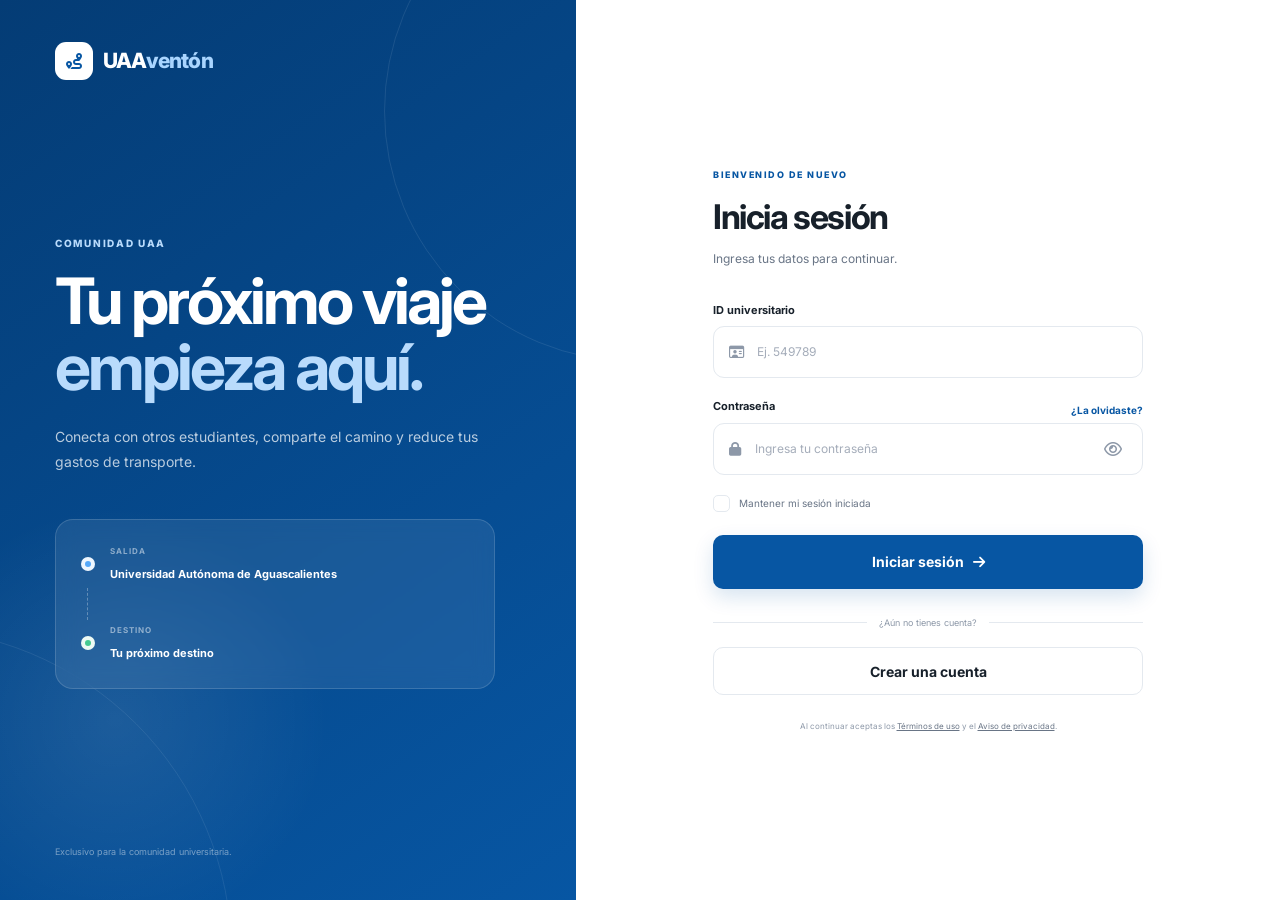
<file: perfil.html>
<!DOCTYPE html>
<html lang="es">

<head>

    <meta charset="UTF-8">

    <meta
        name="viewport"
        content="width=device-width, initial-scale=1.0"
    >

    <title>Mi perfil | UAAventón</title>

    <link
        rel="preconnect"
        href="https://fonts.googleapis.com"
    >

    <link
        rel="preconnect"
        href="https://fonts.gstatic.com"
        crossorigin
    >

    <link
        href="https://fonts.googleapis.com/css2?family=Inter:wght@400;500;600;700;800&display=swap"
        rel="stylesheet"
    >

    <link
        rel="stylesheet"
        href="https://cdnjs.cloudflare.com/ajax/libs/font-awesome/6.5.2/css/all.min.css"
    >

    <link
        rel="stylesheet"
        href="css/styles.css"
    >

</head>


<body class="app-body">


<!-- =====================================================
     HEADER
===================================================== -->

<header class="header app-header">

    <div class="container nav-container">

        <a
            href="dashboard.html"
            class="logo"
        >

            <div class="logo-icon">
                <i class="fa-solid fa-route"></i>
            </div>

            <span>
                UAA<span>ventón</span>
            </span>

        </a>


        <nav class="desktop-nav">

            <a
                href="dashboard.html"
                class="nav-link"
            >
                Inicio
            </a>

            <a
                href="buscar.html"
                class="nav-link"
            >
                Buscar viaje
            </a>

            <a
                href="publicar.html"
                class="nav-link"
            >
                Publicar viaje
            </a>

            <a
                href="mis-viajes.html"
                class="nav-link"
            >
                Mis viajes
            </a>

        </nav>


        <div class="dashboard-user">

            <button
                class="notification-button"
                type="button"
            >

                <i class="fa-regular fa-bell"></i>

                <span></span>

            </button>


            <a
                href="perfil.html"
                class="dashboard-profile"
            >

                <div
                    class="dashboard-avatar"
                    id="headerProfileAvatar"
                >
                    UA
                </div>


                <div>

                    <strong id="headerProfileName">
                        Estudiante
                    </strong>

                    <small>
                        Estudiante
                    </small>

                </div>


                <i class="fa-solid fa-chevron-down"></i>

            </a>

        </div>

    </div>

</header>


<!-- =====================================================
     PERFIL
===================================================== -->

<main class="profile-page">

    <div class="container">


        <!-- =============================================
             ENCABEZADO
        ============================================== -->

        <div class="profile-page-heading">

            <div>

                <span class="section-eyebrow">
                    MI CUENTA
                </span>

                <h1>
                    Mi perfil
                </h1>

                <p>
                    Administra tu información y consulta tu
                    actividad dentro de UAAventón.
                </p>

            </div>


            <button
                class="btn profile-edit-button"
                id="openEditProfile"
                type="button"
            >

                <i class="fa-regular fa-pen-to-square"></i>

                Editar perfil

            </button>

        </div>


        <!-- =============================================
             TARJETA PRINCIPAL
        ============================================== -->

        <section class="profile-main-card">

            <div class="profile-main-left">

                <div
                    class="profile-large-avatar"
                    id="profileAvatar"
                >
                    UA
                </div>


                <div class="profile-identity">

                    <span class="profile-student-label">

                        <i class="fa-solid fa-graduation-cap"></i>

                        ESTUDIANTE UAA

                    </span>


                    <h2 id="profileFullName">
                        Estudiante UAA
                    </h2>


                    <p>

                        <i class="fa-regular fa-id-card"></i>

                        ID universitario:

                        <strong id="profileUniversityId">
                            -
                        </strong>

                    </p>


                    <div class="profile-verified">

                        <i class="fa-solid fa-circle-check"></i>

                        Cuenta universitaria

                    </div>

                </div>

            </div>


            <div class="profile-main-info">

                <div class="profile-info-item">

                    <span>
                        CORREO
                    </span>

                    <strong id="profileEmail">
                        -
                    </strong>

                </div>


                <div class="profile-info-item">

                    <span>
                        SEXO
                    </span>

                    <strong id="profileSex">
                        -
                    </strong>

                </div>


                <div class="profile-info-item">

                    <span>
                        MIEMBRO DESDE
                    </span>

                    <strong id="profileMemberSince">
                        -
                    </strong>

                </div>

            </div>

        </section>


        <!-- =============================================
             ESTADÍSTICAS
        ============================================== -->

        <section class="profile-section">

            <div class="profile-section-heading">

                <div>

                    <span>
                        TU ACTIVIDAD
                    </span>

                    <h2>
                        UAAventón en números
                    </h2>

                </div>

            </div>


            <div class="profile-stats-grid">


                <article class="profile-stat-card">

                    <div class="profile-stat-icon">

                        <i class="fa-solid fa-route"></i>

                    </div>

                    <div>

                        <span>
                            VIAJES REALIZADOS
                        </span>

                        <strong id="profileCompletedTrips">
                            0
                        </strong>

                        <small>
                            Viajes finalizados
                        </small>

                    </div>

                </article>


                <article class="profile-stat-card">

                    <div class="profile-stat-icon">

                        <i class="fa-solid fa-car-side"></i>

                    </div>

                    <div>

                        <span>
                            COMO CONDUCTOR
                        </span>

                        <strong id="profileDriverTrips">
                            0
                        </strong>

                        <small>
                            Viajes publicados
                        </small>

                    </div>

                </article>


                <article class="profile-stat-card">

                    <div class="profile-stat-icon">

                        <i class="fa-solid fa-user-group"></i>

                    </div>

                    <div>

                        <span>
                            COMO PASAJERO
                        </span>

                        <strong id="profilePassengerTrips">
                            0
                        </strong>

                        <small>
                            Solicitudes y viajes
                        </small>

                    </div>

                </article>


                <article class="profile-stat-card">

                    <div class="profile-stat-icon">

                        <i class="fa-solid fa-star"></i>

                    </div>

                    <div>

                        <span>
                            CALIFICACIÓN
                        </span>

                        <strong id="profileRating">
                            -
                        </strong>

                        <small id="profileRatingText">
                            Sin calificaciones
                        </small>

                    </div>

                </article>


            </div>

        </section>


        <!-- =============================================
             CONDUCTOR + VEHÍCULOS
        ============================================== -->

        <section class="profile-driver-layout">


            <!-- PERFIL CONDUCTOR -->

            <article class="profile-driver-card">

                <div class="profile-driver-card-top">

                    <div class="profile-driver-icon">

                        <i class="fa-solid fa-car"></i>

                    </div>


                    <span>
                        PERFIL DE CONDUCTOR
                    </span>

                </div>


                <h2>
                    Comparte el camino.
                </h2>


                <p>
                    Publica tus trayectos, comparte los gastos
                    del viaje y conecta con otros estudiantes
                    que van hacia tu misma dirección.
                </p>


                <div class="profile-driver-features">


                    <div>

                        <i class="fa-solid fa-check"></i>

                        <span>
                            Publica viajes desde la UAA
                        </span>

                    </div>


                    <div>

                        <i class="fa-solid fa-check"></i>

                        <span>
                            Administra solicitudes de pasajeros
                        </span>

                    </div>


                    <div>

                        <i class="fa-solid fa-check"></i>

                        <span>
                            Utiliza cualquiera de tus vehículos
                        </span>

                    </div>


                </div>


                <a
                    href="publicar.html"
                    class="btn btn-primary"
                >

                    <i class="fa-solid fa-plus"></i>

                    Publicar un viaje

                </a>

            </article>


            <!-- VEHÍCULOS -->

            <article class="profile-vehicles-card">

                <div class="profile-vehicles-heading">

                    <div>

                        <span>
                            MIS VEHÍCULOS
                        </span>

                        <h2>
                            Vehículos registrados
                        </h2>

                    </div>


                    <div class="profile-vehicle-counter">

                        <strong id="profileVehicleCount">
                            0
                        </strong>

                    </div>

                </div>


                <div
                    class="profile-vehicle-preview"
                    id="profileVehiclePreview"
                >

                    <!-- JS -->

                </div>


                <a
                    href="vehiculos.html"
                    class="profile-manage-vehicles"
                >

                    <span>

                        <i class="fa-solid fa-car-side"></i>

                        Administrar mis vehículos

                    </span>


                    <i class="fa-solid fa-arrow-right"></i>

                </a>

            </article>

        </section>


        <!-- =============================================
             HISTORIAL
        ============================================== -->

        <section class="profile-section">

            <div class="profile-section-heading profile-history-heading">

                <div>

                    <span>
                        ACTIVIDAD RECIENTE
                    </span>

                    <h2>
                        Mis últimos viajes
                    </h2>

                </div>


                <a href="mis-viajes.html">

                    Ver todos

                    <i class="fa-solid fa-arrow-right"></i>

                </a>

            </div>


            <div
                class="profile-history-list"
                id="profileHistoryList"
            >

                <!-- JS -->

            </div>

        </section>


    </div>

</main>


<!-- =====================================================
     MODAL EDITAR PERFIL
===================================================== -->

<div
    class="profile-modal"
    id="profileEditModal"
>

    <div class="profile-modal-overlay"></div>


    <div class="profile-modal-card">

        <button
            class="modal-close"
            id="closeEditProfile"
            type="button"
        >

            <i class="fa-solid fa-xmark"></i>

        </button>


        <div class="profile-modal-heading">

            <div class="profile-modal-icon">

                <i class="fa-regular fa-user"></i>

            </div>


            <span>
                INFORMACIÓN PERSONAL
            </span>

            <h2>
                Editar perfil
            </h2>

            <p>
                Mantén actualizada la información de tu cuenta.
            </p>

        </div>


        <form id="profileEditForm">

            <div class="profile-form-grid">


                <div class="profile-form-field">

                    <label for="editProfileName">
                        Nombre
                    </label>

                    <input
                        type="text"
                        id="editProfileName"
                        required
                    >

                </div>


                <div class="profile-form-field">

                    <label for="editProfileLastName">
                        Apellidos
                    </label>

                    <input
                        type="text"
                        id="editProfileLastName"
                        required
                    >

                </div>


                <div class="profile-form-field profile-form-full">

                    <label for="editProfileUniversityId">
                        ID universitario
                    </label>

                    <input
                        type="text"
                        id="editProfileUniversityId"
                        required
                    >

                </div>


                <div class="profile-form-field">

                    <label for="editProfileSex">
                        Sexo
                    </label>

                    <select
                        id="editProfileSex"
                        required
                    >

                        <option value="">
                            Selecciona
                        </option>

                        <option value="Masculino">
                            Masculino
                        </option>

                        <option value="Femenino">
                            Femenino
                        </option>

                        <option value="Otro">
                            Otro
                        </option>

                        <option value="Prefiero no decirlo">
                            Prefiero no decirlo
                        </option>

                    </select>

                </div>


                <div class="profile-form-field">

                    <label for="editProfileEmail">
                        Correo
                    </label>

                    <input
                        type="email"
                        id="editProfileEmail"
                        required
                    >

                </div>


            </div>


            <div class="profile-form-actions">

                <button
                    type="button"
                    class="btn profile-cancel-button"
                    id="cancelEditProfile"
                >
                    Cancelar
                </button>


                <button
                    type="submit"
                    class="btn btn-primary"
                >

                    <i class="fa-solid fa-check"></i>

                    Guardar cambios

                </button>

            </div>

        </form>

    </div>

</div>


<!-- =====================================================
     MOBILE NAVIGATION
===================================================== -->

<nav class="bottom-navigation">

    <a
        href="dashboard.html"
        class="bottom-nav-item"
    >

        <i class="fa-solid fa-house"></i>

        <span>
            Inicio
        </span>

    </a>


    <a
        href="buscar.html"
        class="bottom-nav-item"
    >

        <i class="fa-solid fa-magnifying-glass"></i>

        <span>
            Buscar
        </span>

    </a>


    <a
        href="publicar.html"
        class="bottom-nav-item publish-item"
    >

        <div class="publish-button">

            <i class="fa-solid fa-plus"></i>

        </div>

        <span>
            Publicar
        </span>

    </a>


    <a
        href="mis-viajes.html"
        class="bottom-nav-item"
    >

        <i class="fa-solid fa-route"></i>

        <span>
            Viajes
        </span>

    </a>


    <a
        href="perfil.html"
        class="bottom-nav-item active"
    >

        <i class="fa-solid fa-user"></i>

        <span>
            Perfil
        </span>

    </a>

</nav>


<script src="js/app.js"></script>
<script src="js/perfil.js"></script>

</body>

</html>
</file>
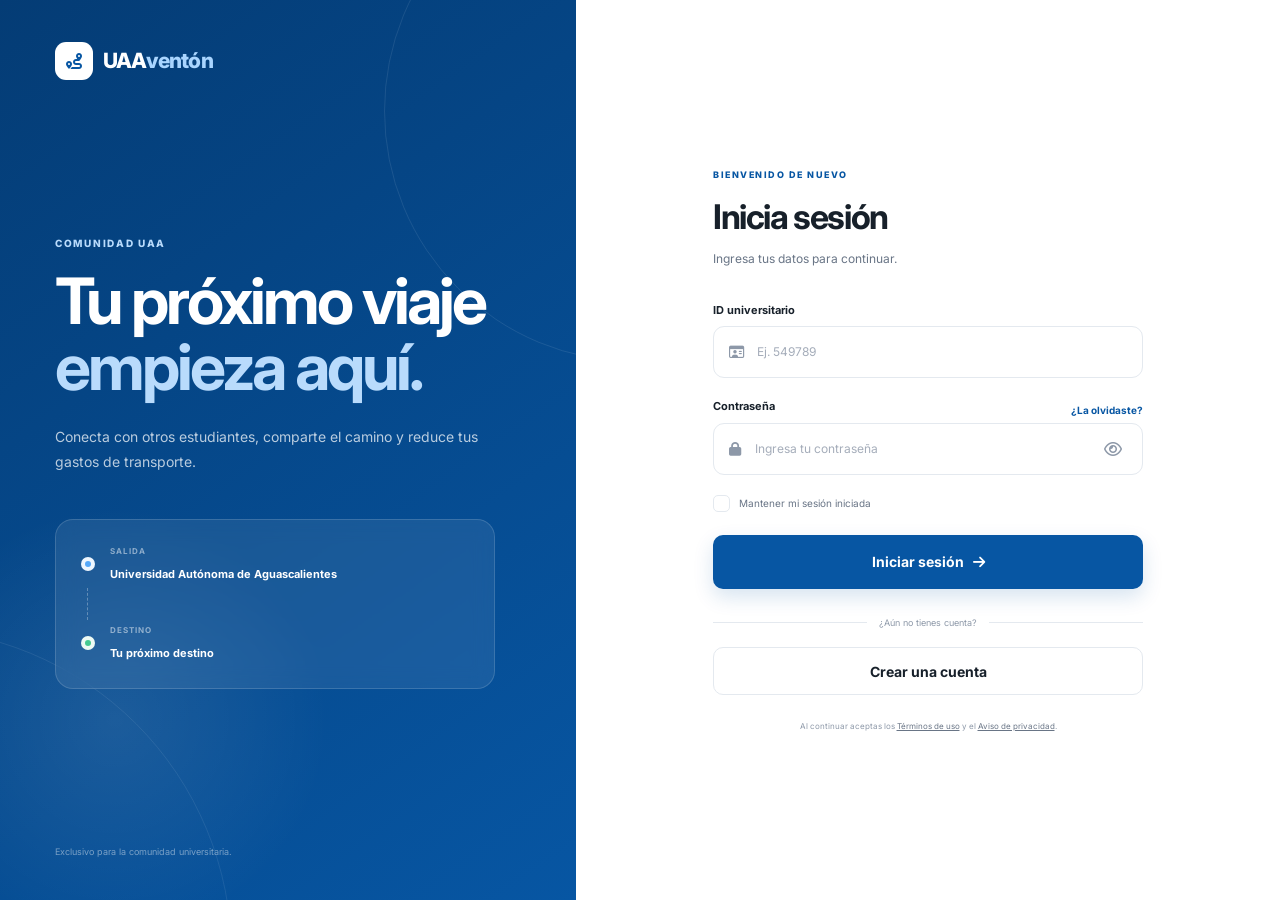
<file: publicar.html>
<!DOCTYPE html>
<html lang="es">
<head>

    <meta charset="UTF-8">

    <meta
        name="viewport"
        content="width=device-width, initial-scale=1.0"
    >

    <title>Publicar viaje | UAAventón</title>

    <link rel="preconnect" href="https://fonts.googleapis.com">

    <link rel="preconnect" href="https://fonts.gstatic.com" crossorigin>

    <link
        href="https://fonts.googleapis.com/css2?family=Inter:wght@400;500;600;700;800&display=swap"
        rel="stylesheet"
    >

    <link
        rel="stylesheet"
        href="https://cdnjs.cloudflare.com/ajax/libs/font-awesome/6.5.2/css/all.min.css"
    >

    <link rel="stylesheet" href="css/styles.css">

</head>

<body class="app-body">


<header class="header app-header">

    <div class="container nav-container">

        <a href="dashboard.html" class="logo">

            <div class="logo-icon">
                <i class="fa-solid fa-route"></i>
            </div>

            <span>UAA<span>ventón</span></span>

        </a>


        <nav class="desktop-nav">

            <a href="dashboard.html" class="nav-link">
                Inicio
            </a>

            <a href="buscar.html" class="nav-link">
                Buscar viaje
            </a>

            <a href="publicar.html" class="nav-link active">
                Publicar viaje
            </a>

            <a href="mis-viajes.html" class="nav-link">
                Mis viajes
            </a>

        </nav>


        <div class="dashboard-user">

            <button class="notification-button">
                <i class="fa-regular fa-bell"></i>
                <span></span>
            </button>


            <a href="perfil.html" class="dashboard-profile">

                <div class="dashboard-avatar">
                    FA
                </div>

                <div>
                    <strong>Fabricio</strong>
                    <small>Estudiante</small>
                </div>

                <i class="fa-solid fa-chevron-down"></i>

            </a>

        </div>

    </div>

</header>


<main class="publish-page">

    <div class="container">

        <!-- ENCABEZADO -->

        <div class="publish-heading">

            <span class="section-eyebrow">
                COMPARTE TU CAMINO
            </span>

            <h1>Publicar un viaje</h1>

            <p>
                Cuéntanos a dónde vas y encuentra estudiantes
                que puedan compartir el trayecto contigo.
            </p>

        </div>


        <!-- STEPPER -->

        <div class="publish-progress">

            <div
                class="publish-progress-item active"
                data-progress="1"
            >

                <span>1</span>

                <div>
                    <strong>Ruta</strong>
                    <small>Origen y destino</small>
                </div>

            </div>


            <div class="publish-progress-line"></div>


            <div
                class="publish-progress-item"
                data-progress="2"
            >

                <span>2</span>

                <div>
                    <strong>Viaje</strong>
                    <small>Fecha y vehículo</small>
                </div>

            </div>


            <div class="publish-progress-line"></div>


            <div
                class="publish-progress-item"
                data-progress="3"
            >

                <span>3</span>

                <div>
                    <strong>Detalles</strong>
                    <small>Lugares y costo</small>
                </div>

            </div>


            <div class="publish-progress-line"></div>


            <div
                class="publish-progress-item"
                data-progress="4"
            >

                <span>4</span>

                <div>
                    <strong>Confirmar</strong>
                    <small>Revisa tu viaje</small>
                </div>

            </div>

        </div>


        <!-- SIN VEHÍCULOS -->

        <div
            class="publish-no-vehicle"
            id="publishNoVehicle"
        >

            <div class="publish-no-vehicle-icon">
                <i class="fa-solid fa-car-side"></i>
            </div>

            <div>

                <span>ANTES DE COMENZAR</span>

                <h2>Necesitas registrar un vehículo</h2>

                <p>
                    Para publicar un viaje debes tener al menos
                    un automóvil asociado a tu perfil de conductor.
                </p>

            </div>

            <a
                href="vehiculos.html?return=publicar"
                class="btn btn-primary"
            >
                Registrar vehículo

                <i class="fa-solid fa-arrow-right"></i>
            </a>

        </div>


        <!-- FORMULARIO -->

        <form
            class="publish-form"
            id="publishTripForm"
        >

            <!-- =================================================
                 PASO 1
            ================================================== -->

            <section
                class="publish-step active"
                data-step="1"
            >

                <div class="publish-step-header">

                    <div class="publish-step-number">
                        01
                    </div>

                    <div>
                        <span>DEFINE TU CAMINO</span>
                        <h2>¿A dónde vas?</h2>

                        <p>
                            Comienza indicando desde qué zona de la
                            universidad saldrás y cuál es tu destino final.
                        </p>
                    </div>

                </div>


                <div class="publish-route-layout">

                    <div class="publish-route-form">

                        <div class="publish-field">

                            <label for="publishOrigin">
                                Punto de salida
                            </label>


                            <div class="publish-input-wrapper">

                                <i class="fa-regular fa-circle-dot"></i>

                                <select
                                    id="publishOrigin"
                                    required
                                >

                                    <option value="">
                                        Selecciona un acceso de la UAA
                                    </option>

                                    <option value="Acceso Norte UAA">
                                        Acceso Norte UAA
                                    </option>

                                    <option value="Acceso Sur UAA">
                                        Acceso Sur UAA
                                    </option>

                                    <option value="Acceso Oriente UAA">
                                        Acceso Oriente UAA
                                    </option>

                                    <option value="Acceso Poniente UAA">
                                        Acceso Poniente UAA
                                    </option>

                                </select>

                            </div>

                        </div>


                        <div class="publish-route-connector">

                            <span></span>
                            <div></div>
                            <span></span>

                        </div>


                        <div class="publish-field">

                            <label for="publishDestination">
                                Destino final
                            </label>


                            <div class="publish-input-wrapper">

                                <i class="fa-solid fa-location-dot"></i>

                                <input
                                    type="text"
                                    id="publishDestination"
                                    placeholder="Ej. Rincón de Romos"
                                    required
                                >

                            </div>

                        </div>


                        <div class="publish-field publish-route-description">

                            <label for="publishRoute">
                                Ruta aproximada
                            </label>

                            <textarea
                                id="publishRoute"
                                rows="4"
                                placeholder="Ej. Av. Universidad → Jesús María → San Francisco de los Romo → Rincón de Romos"
                                required
                            ></textarea>

                            <small>
                                Después podremos reemplazar este campo
                                por una ruta generada automáticamente con mapas.
                            </small>

                        </div>

                    </div>


                    <!-- MAPA -->

                    <div class="publish-map-preview">

                        <div class="publish-map-label">

                            <i class="fa-solid fa-route"></i>

                            <span>
                                Vista previa de la ruta
                            </span>

                        </div>


                        <div class="publish-map-canvas">

                            <div class="publish-map-road road-1"></div>
                            <div class="publish-map-road road-2"></div>
                            <div class="publish-map-road road-3"></div>
                            <div class="publish-map-road road-4"></div>


                            <div class="publish-route-blue route-blue-1"></div>
                            <div class="publish-route-blue route-blue-2"></div>


                            <div class="publish-map-start">

                                <span>
                                    <i class="fa-solid fa-graduation-cap"></i>
                                </span>

                                <div>
                                    <small>ORIGEN</small>
                                    <strong id="mapOriginText">
                                        UAA
                                    </strong>
                                </div>

                            </div>


                            <div class="publish-map-end">

                                <span>
                                    <i class="fa-solid fa-location-dot"></i>
                                </span>

                                <div>
                                    <small>DESTINO</small>
                                    <strong id="mapDestinationText">
                                        Tu destino
                                    </strong>
                                </div>

                            </div>

                        </div>

                    </div>

                </div>


                <div class="publish-step-actions">

                    <a
                        href="dashboard.html"
                        class="publish-cancel-link"
                    >
                        Cancelar
                    </a>


                    <button
                        type="button"
                        class="btn btn-primary publish-next"
                        data-next="2"
                    >
                        Continuar

                        <i class="fa-solid fa-arrow-right"></i>
                    </button>

                </div>

            </section>


            <!-- =================================================
                 PASO 2
            ================================================== -->

            <section
                class="publish-step"
                data-step="2"
            >

                <div class="publish-step-header">

                    <div class="publish-step-number">
                        02
                    </div>

                    <div>
                        <span>ORGANIZA TU VIAJE</span>

                        <h2>¿Cuándo sales?</h2>

                        <p>
                            Selecciona la fecha, hora y el vehículo
                            que utilizarás.
                        </p>
                    </div>

                </div>


                <div class="publish-details-grid">

                    <div class="publish-field">

                        <label for="publishDate">
                            Fecha
                        </label>

                        <div class="publish-input-wrapper">

                            <i class="fa-regular fa-calendar"></i>

                            <input
                                type="date"
                                id="publishDate"
                                required
                            >

                        </div>

                    </div>


                    <div class="publish-field">

                        <label for="publishTime">
                            Hora de salida
                        </label>

                        <div class="publish-input-wrapper">

                            <i class="fa-regular fa-clock"></i>

                            <input
                                type="time"
                                id="publishTime"
                                required
                            >

                        </div>

                    </div>

                </div>


                <div class="publish-vehicle-section">

                    <div class="publish-vehicle-heading">

                        <div>
                            <span>VEHÍCULO</span>

                            <h3>
                                ¿Qué automóvil usarás?
                            </h3>
                        </div>


                        <a href="vehiculos.html">
                            Administrar vehículos

                            <i class="fa-solid fa-arrow-up-right-from-square"></i>
                        </a>

                    </div>


                    <div
                        class="publish-vehicle-options"
                        id="publishVehicleOptions"
                    >
                        <!-- JS -->
                    </div>

                </div>


                <div class="publish-step-actions">

                    <button
                        type="button"
                        class="publish-back"
                        data-back="1"
                    >
                        <i class="fa-solid fa-arrow-left"></i>
                        Regresar
                    </button>


                    <button
                        type="button"
                        class="btn btn-primary publish-next"
                        data-next="3"
                    >
                        Continuar

                        <i class="fa-solid fa-arrow-right"></i>
                    </button>

                </div>

            </section>


            <!-- =================================================
                 PASO 3
            ================================================== -->

            <section
                class="publish-step"
                data-step="3"
            >

                <div class="publish-step-header">

                    <div class="publish-step-number">
                        03
                    </div>

                    <div>
                        <span>CONFIGURA TU VIAJE</span>

                        <h2>Lugares y costo</h2>

                        <p>
                            Define cuántos estudiantes podrán acompañarte
                            y cuánto costará cada lugar.
                        </p>
                    </div>

                </div>


                <div class="publish-capacity-grid">

                    <!-- LUGARES -->

                    <div class="publish-capacity-card">

                        <div class="publish-capacity-icon">
                            <i class="fa-solid fa-user-group"></i>
                        </div>

                        <span>LUGARES DISPONIBLES</span>

                        <h3>
                            ¿Cuántas personas pueden viajar?
                        </h3>


                        <div class="seat-counter">

                            <button
                                type="button"
                                id="decreaseSeats"
                            >
                                <i class="fa-solid fa-minus"></i>
                            </button>


                            <div>
                                <strong id="seatCount">
                                    3
                                </strong>

                                <span>lugares</span>
                            </div>


                            <button
                                type="button"
                                id="increaseSeats"
                            >
                                <i class="fa-solid fa-plus"></i>
                            </button>

                        </div>

                    </div>


                    <!-- COSTO -->

                    <div class="publish-capacity-card">

                        <div class="publish-capacity-icon">
                            <i class="fa-solid fa-wallet"></i>
                        </div>

                        <span>COSTO POR PERSONA</span>

                        <h3>
                            ¿Cuánto aportará cada pasajero?
                        </h3>


                        <div class="publish-price-input">

                            <span>$</span>

                            <input
                                type="number"
                                id="publishPrice"
                                min="0"
                                max="500"
                                step="5"
                                value="35"
                                required
                            >

                            <small>MXN</small>

                        </div>

                    </div>

                </div>


                <div class="publish-cost-message">

                    <i class="fa-solid fa-circle-info"></i>

                    <div>
                        <strong>
                            La idea es compartir gastos.
                        </strong>

                        <p>
                            UAAventón busca hacer más accesible el transporte
                            entre estudiantes, no funcionar como un servicio
                            de taxi.
                        </p>
                    </div>

                </div>


                <div class="publish-step-actions">

                    <button
                        type="button"
                        class="publish-back"
                        data-back="2"
                    >
                        <i class="fa-solid fa-arrow-left"></i>
                        Regresar
                    </button>


                    <button
                        type="button"
                        class="btn btn-primary publish-next"
                        data-next="4"
                    >
                        Revisar viaje

                        <i class="fa-solid fa-arrow-right"></i>
                    </button>

                </div>

            </section>


            <!-- =================================================
                 PASO 4
            ================================================== -->

            <section
                class="publish-step"
                data-step="4"
            >

                <div class="publish-step-header">

                    <div class="publish-step-number">
                        04
                    </div>

                    <div>
                        <span>ÚLTIMO PASO</span>

                        <h2>Revisa tu viaje</h2>

                        <p>
                            Confirma que toda la información sea correcta
                            antes de publicarlo.
                        </p>
                    </div>

                </div>


                <div class="publish-summary-layout">

                    <!-- RESUMEN -->

                    <div class="publish-summary-card">

                        <div class="publish-summary-route">

                            <div class="summary-route-line">

                                <span></span>
                                <div></div>
                                <span></span>

                            </div>


                            <div class="summary-route-content">

                                <div>
                                    <small>ORIGEN</small>

                                    <strong id="summaryOrigin">
                                        -
                                    </strong>
                                </div>


                                <div>
                                    <small>DESTINO FINAL</small>

                                    <strong id="summaryDestination">
                                        -
                                    </strong>
                                </div>

                            </div>

                        </div>


                        <div class="summary-route-description">

                            <i class="fa-solid fa-route"></i>

                            <div>
                                <small>RUTA</small>

                                <span id="summaryRoute">
                                    -
                                </span>
                            </div>

                        </div>


                        <div class="publish-summary-data">

                            <div>
                                <i class="fa-regular fa-calendar"></i>

                                <span>
                                    <small>FECHA</small>
                                    <strong id="summaryDate">-</strong>
                                </span>
                            </div>


                            <div>
                                <i class="fa-regular fa-clock"></i>

                                <span>
                                    <small>HORA</small>
                                    <strong id="summaryTime">-</strong>
                                </span>
                            </div>


                            <div>
                                <i class="fa-solid fa-user-group"></i>

                                <span>
                                    <small>LUGARES</small>
                                    <strong id="summarySeats">-</strong>
                                </span>
                            </div>


                            <div>
                                <i class="fa-solid fa-wallet"></i>

                                <span>
                                    <small>POR PERSONA</small>
                                    <strong id="summaryPrice">-</strong>
                                </span>
                            </div>

                        </div>

                    </div>


                    <!-- VEHÍCULO -->

                    <aside class="publish-summary-vehicle">

                        <span>VIAJARÁS EN</span>

                        <div class="summary-car-icon">
                            <i class="fa-solid fa-car-side"></i>
                        </div>

                        <h3 id="summaryVehicle">
                            -
                        </h3>

                        <p id="summaryVehicleInfo">
                            -
                        </p>


                        <div class="summary-driver">

                            <div>
                                FA
                            </div>

                            <span>
                                <small>CONDUCTOR</small>
                                <strong>Fabricio Ávila</strong>
                            </span>

                        </div>

                    </aside>

                </div>


                <div class="publish-confirmation">

                    <label>

                        <input
                            type="checkbox"
                            id="publishConfirmation"
                        >

                        <span>
                            Confirmo que la información del viaje es correcta
                            y que cumpliré con el trayecto publicado.
                        </span>

                    </label>

                </div>


                <div class="publish-step-actions">

                    <button
                        type="button"
                        class="publish-back"
                        data-back="3"
                    >
                        <i class="fa-solid fa-arrow-left"></i>
                        Regresar
                    </button>


                    <button
                        type="submit"
                        class="btn btn-primary publish-final-button"
                    >
                        <i class="fa-solid fa-paper-plane"></i>

                        Publicar viaje
                    </button>

                </div>

            </section>

        </form>

    </div>

</main>


<!-- =====================================================
     MODAL VIAJE PUBLICADO
===================================================== -->

<div
    class="publish-success-modal"
    id="publishSuccessModal"
>

    <div class="vehicle-modal-overlay"></div>


    <div class="publish-success-card">

        <div class="publish-success-icon">
            <i class="fa-solid fa-check"></i>
        </div>

        <span>VIAJE PUBLICADO</span>

        <h2>¡Tu viaje ya está disponible!</h2>

        <p>
            Los estudiantes podrán encontrarlo y solicitar
            un lugar dentro de tu ruta.
        </p>


        <div class="published-trip-mini">

            <div>
                <small>TRAYECTO</small>

                <strong id="successRoute">
                    UAA → Destino
                </strong>
            </div>


            <div>
                <small>PRECIO</small>

                <strong id="successPrice">
                    $0
                </strong>
            </div>

        </div>


        <a
            href="mis-viajes.html"
            class="btn btn-primary publish-success-main"
        >
            Ver mis viajes

            <i class="fa-solid fa-arrow-right"></i>
        </a>


        <a
            href="dashboard.html"
            class="publish-success-secondary"
        >
            Volver al inicio
        </a>

    </div>

</div>


<nav class="bottom-navigation">

    <a href="dashboard.html" class="bottom-nav-item">
        <i class="fa-solid fa-house"></i>
        <span>Inicio</span>
    </a>

    <a href="buscar.html" class="bottom-nav-item">
        <i class="fa-solid fa-magnifying-glass"></i>
        <span>Buscar</span>
    </a>


    <a
        href="publicar.html"
        class="bottom-nav-item publish-item active"
    >

        <div class="publish-button">
            <i class="fa-solid fa-plus"></i>
        </div>

        <span>Publicar</span>

    </a>


    <a href="mis-viajes.html" class="bottom-nav-item">
        <i class="fa-solid fa-route"></i>
        <span>Viajes</span>
    </a>

    <a href="perfil.html" class="bottom-nav-item">
        <i class="fa-regular fa-user"></i>
        <span>Perfil</span>
    </a>

</nav>


<script src="js/app.js"></script>
<script src="js/vehiculos.js"></script>
<script src="js/publicar.js"></script>

</body>
</html>
</file>
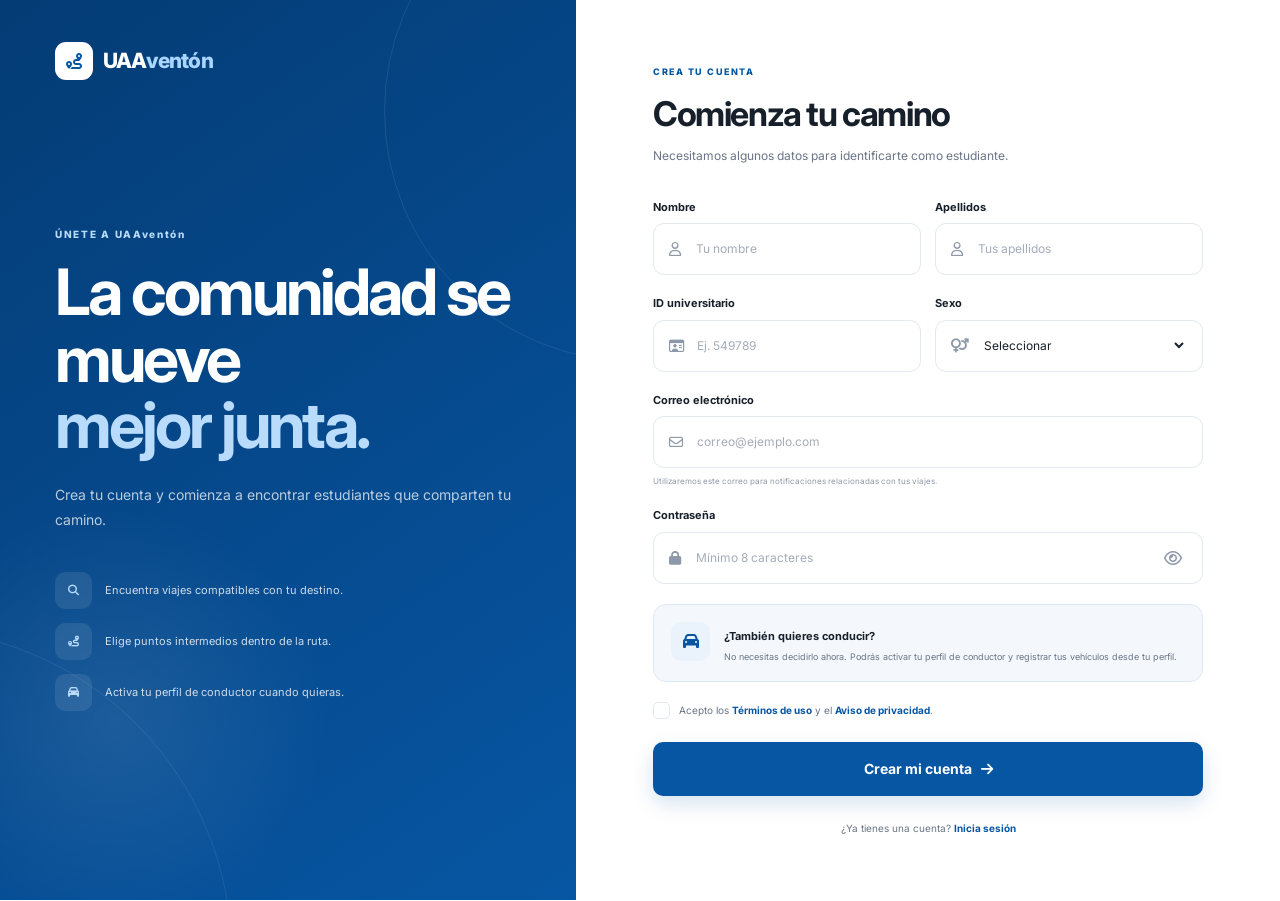
<file: registro.html>
<!DOCTYPE html>
<html lang="es">
<head>
    <meta charset="UTF-8">
    <meta name="viewport" content="width=device-width, initial-scale=1.0">

    <title>Crear cuenta | UAAventón</title>

    <link rel="preconnect" href="https://fonts.googleapis.com">
    <link rel="preconnect" href="https://fonts.gstatic.com" crossorigin>

    <link
        href="https://fonts.googleapis.com/css2?family=Inter:wght@400;500;600;700;800&display=swap"
        rel="stylesheet"
    >

    <link
        rel="stylesheet"
        href="https://cdnjs.cloudflare.com/ajax/libs/font-awesome/6.5.2/css/all.min.css"
    >

    <link rel="stylesheet" href="css/styles.css">
</head>

<body class="auth-body">

    <main class="auth-page register-page">

        <!-- PANEL IZQUIERDO -->

        <section class="auth-brand-panel register-brand-panel">

            <a href="index.html" class="logo auth-logo">
                <div class="logo-icon">
                    <i class="fa-solid fa-route"></i>
                </div>

                <span>UAA<span>ventón</span></span>
            </a>


            <div class="auth-brand-content">

                <span class="auth-eyebrow">
                    ÚNETE A UAAventón
                </span>

                <h1>
                    La comunidad se mueve
                    <span>mejor junta.</span>
                </h1>

                <p>
                    Crea tu cuenta y comienza a encontrar estudiantes
                    que comparten tu camino.
                </p>


                <div class="register-benefits">

                    <div class="register-benefit">

                        <div>
                            <i class="fa-solid fa-magnifying-glass"></i>
                        </div>

                        <span>
                            Encuentra viajes compatibles con tu destino.
                        </span>

                    </div>


                    <div class="register-benefit">

                        <div>
                            <i class="fa-solid fa-route"></i>
                        </div>

                        <span>
                            Elige puntos intermedios dentro de la ruta.
                        </span>

                    </div>


                    <div class="register-benefit">

                        <div>
                            <i class="fa-solid fa-car"></i>
                        </div>

                        <span>
                            Activa tu perfil de conductor cuando quieras.
                        </span>

                    </div>

                </div>

            </div>

        </section>


        <!-- FORMULARIO -->

        <section class="auth-form-panel register-form-panel">

            <div class="auth-form-wrapper register-wrapper">

                <div class="auth-mobile-logo">

                    <a href="index.html" class="logo">

                        <div class="logo-icon">
                            <i class="fa-solid fa-route"></i>
                        </div>

                        <span>UAA<span>ventón</span></span>

                    </a>

                </div>


                <div class="auth-heading">

                    <span class="auth-small-title">
                        CREA TU CUENTA
                    </span>

                    <h2>Comienza tu camino</h2>

                    <p>
                        Necesitamos algunos datos para identificarte
                        como estudiante.
                    </p>

                </div>


                <form class="auth-form" id="registerForm">

                    <div class="form-grid-two">

                        <div class="form-group">

                            <label for="registerName">
                                Nombre
                            </label>

                            <div class="input-container">

                                <i class="fa-regular fa-user"></i>

                                <input
                                    type="text"
                                    id="registerName"
                                    placeholder="Tu nombre"
                                    required
                                >

                            </div>

                        </div>


                        <div class="form-group">

                            <label for="registerLastName">
                                Apellidos
                            </label>

                            <div class="input-container">

                                <i class="fa-regular fa-user"></i>

                                <input
                                    type="text"
                                    id="registerLastName"
                                    placeholder="Tus apellidos"
                                    required
                                >

                            </div>

                        </div>

                    </div>


                    <div class="form-grid-two">

                        <div class="form-group">

                            <label for="registerId">
                                ID universitario
                            </label>

                            <div class="input-container">

                                <i class="fa-regular fa-id-card"></i>

                                <input
                                    type="text"
                                    id="registerId"
                                    placeholder="Ej. 549789"
                                    required
                                >

                            </div>

                        </div>


                        <div class="form-group">

                            <label for="registerSex">
                                Sexo
                            </label>

                            <div class="input-container">

                                <i class="fa-solid fa-venus-mars"></i>

                                <select id="registerSex" required>
                                    <option value="">
                                        Seleccionar
                                    </option>

                                    <option value="masculino">
                                        Masculino
                                    </option>

                                    <option value="femenino">
                                        Femenino
                                    </option>

                                    <option value="otro">
                                        Otro
                                    </option>

                                    <option value="no-indicar">
                                        Prefiero no indicar
                                    </option>
                                </select>

                            </div>

                        </div>

                    </div>


                    <div class="form-group">

                        <label for="registerEmail">
                            Correo electrónico
                        </label>

                        <div class="input-container">

                            <i class="fa-regular fa-envelope"></i>

                            <input
                                type="email"
                                id="registerEmail"
                                placeholder="correo@ejemplo.com"
                                required
                            >

                        </div>

                        <small class="input-help">
                            Utilizaremos este correo para notificaciones
                            relacionadas con tus viajes.
                        </small>

                    </div>


                    <div class="form-group">

                        <label for="registerPassword">
                            Contraseña
                        </label>

                        <div class="input-container">

                            <i class="fa-solid fa-lock"></i>

                            <input
                                type="password"
                                id="registerPassword"
                                placeholder="Mínimo 8 caracteres"
                                minlength="8"
                                required
                            >

                            <button
                                type="button"
                                class="password-toggle"
                                data-password-target="registerPassword"
                            >
                                <i class="fa-regular fa-eye"></i>
                            </button>

                        </div>

                    </div>


                    <!-- CONDUCTOR -->

                    <div class="driver-option-card">

                        <div class="driver-option-icon">
                            <i class="fa-solid fa-car"></i>
                        </div>

                        <div class="driver-option-text">
                            <strong>¿También quieres conducir?</strong>

                            <p>
                                No necesitas decidirlo ahora. Podrás activar
                                tu perfil de conductor y registrar tus
                                vehículos desde tu perfil.
                            </p>
                        </div>

                    </div>


                    <label class="checkbox-row terms-checkbox">

                        <input
                            type="checkbox"
                            id="terms"
                            required
                        >

                        <span class="custom-checkbox">
                            <i class="fa-solid fa-check"></i>
                        </span>

                        <span>
                            Acepto los
                            <a href="#">Términos de uso</a>
                            y el
                            <a href="#">Aviso de privacidad</a>.
                        </span>

                    </label>


                    <button
                        type="submit"
                        class="btn btn-primary auth-submit"
                    >
                        Crear mi cuenta
                        <i class="fa-solid fa-arrow-right"></i>
                    </button>

                </form>


                <p class="login-redirect">
                    ¿Ya tienes una cuenta?
                    <a href="login.html">
                        Inicia sesión
                    </a>
                </p>

            </div>

        </section>

    </main>

    <script src="js/app.js"></script>

</body>
</html>
</file>
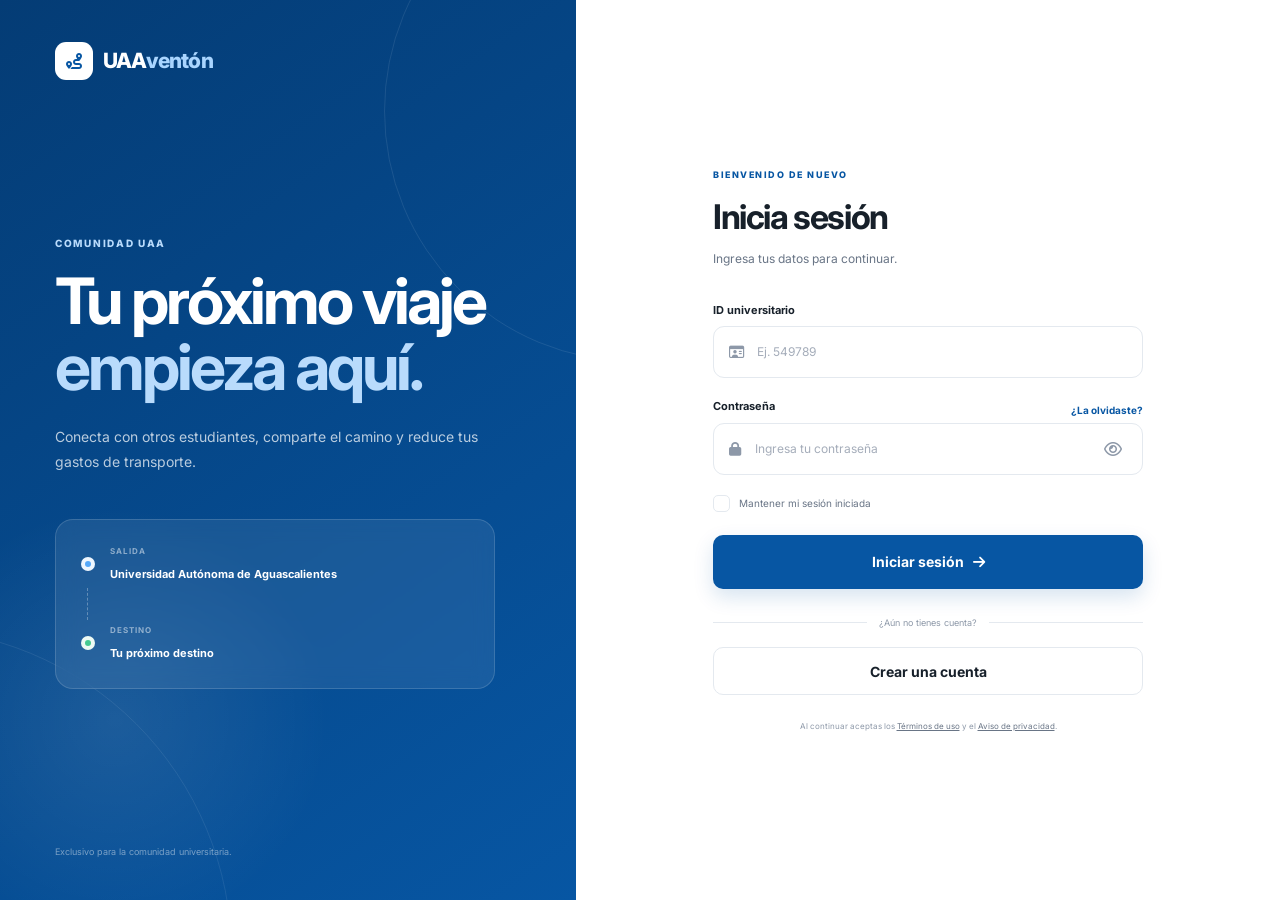
<file: vehiculos.html>
<!DOCTYPE html>
<html lang="es">
<head>
    <meta charset="UTF-8">
    <meta name="viewport" content="width=device-width, initial-scale=1.0">

    <title>Mis vehículos | UAAventón</title>

    <link rel="preconnect" href="https://fonts.googleapis.com">
    <link rel="preconnect" href="https://fonts.gstatic.com" crossorigin>

    <link
        href="https://fonts.googleapis.com/css2?family=Inter:wght@400;500;600;700;800&display=swap"
        rel="stylesheet"
    >

    <link
        rel="stylesheet"
        href="https://cdnjs.cloudflare.com/ajax/libs/font-awesome/6.5.2/css/all.min.css"
    >

    <link rel="stylesheet" href="css/styles.css">
</head>

<body class="app-body">

<header class="header app-header">
    <div class="container nav-container">

        <a href="dashboard.html" class="logo">
            <div class="logo-icon">
                <i class="fa-solid fa-route"></i>
            </div>

            <span>UAA<span>ventón</span></span>
        </a>

        <nav class="desktop-nav">
            <a href="dashboard.html" class="nav-link">Inicio</a>
            <a href="buscar.html" class="nav-link">Buscar viaje</a>
            <a href="publicar.html" class="nav-link">Publicar viaje</a>
            <a href="mis-viajes.html" class="nav-link">Mis viajes</a>
        </nav>

        <div class="dashboard-user">

            <button class="notification-button">
                <i class="fa-regular fa-bell"></i>
                <span></span>
            </button>

            <a href="perfil.html" class="dashboard-profile">
                <div class="dashboard-avatar">
                    FA
                </div>

                <div>
                    <strong>Fabricio</strong>
                    <small>Estudiante</small>
                </div>

                <i class="fa-solid fa-chevron-down"></i>
            </a>

        </div>
    </div>
</header>


<main class="vehicles-page">

    <div class="container">

        <a href="perfil.html" class="back-link">
            <i class="fa-solid fa-arrow-left"></i>
            Volver a mi perfil
        </a>


        <div class="vehicles-heading">

            <div>
                <span class="section-eyebrow">
                    PERFIL DE CONDUCTOR
                </span>

                <h1>Mis vehículos</h1>

                <p>
                    Registra los vehículos que utilizarás para compartir viajes.
                </p>
            </div>


            <button
                class="btn btn-primary"
                id="openVehicleModal"
                type="button"
            >
                <i class="fa-solid fa-plus"></i>
                Agregar vehículo
            </button>

        </div>


        <!-- MENSAJE INFORMATIVO -->

        <div class="vehicle-security-banner">

            <div class="vehicle-security-icon">
                <i class="fa-solid fa-shield-halved"></i>
            </div>

            <div>
                <strong>Tu seguridad también comienza aquí</strong>

                <p>
                    Los pasajeros podrán consultar el modelo, color y una
                    versión protegida de las placas antes de solicitar un viaje.
                </p>
            </div>

        </div>


        <!-- CONTENIDO -->

        <div class="vehicles-layout">

            <section>

                <div class="vehicles-section-heading">

                    <div>
                        <span>VEHÍCULOS REGISTRADOS</span>
                        <h2>Tus vehículos</h2>
                    </div>

                    <span
                        class="vehicle-count"
                        id="vehicleCount"
                    >
                        0 vehículos
                    </span>

                </div>


                <div
                    class="vehicles-grid"
                    id="vehiclesGrid"
                >
                    <!-- JavaScript inserta los vehículos -->
                </div>


                <!-- EMPTY STATE -->

                <div
                    class="vehicles-empty"
                    id="vehiclesEmpty"
                >

                    <div class="vehicles-empty-icon">
                        <i class="fa-solid fa-car-side"></i>
                    </div>

                    <h3>Aún no tienes vehículos</h3>

                    <p>
                        Registra tu primer vehículo para comenzar
                        a publicar viajes en UAAventón.
                    </p>

                    <button
                        class="btn btn-primary"
                        id="emptyAddVehicle"
                        type="button"
                    >
                        <i class="fa-solid fa-plus"></i>
                        Registrar vehículo
                    </button>

                </div>

            </section>


            <!-- COLUMNA DERECHA -->

            <aside class="driver-vehicle-info">

                <div class="driver-info-number">
                    01
                </div>

                <span>ANTES DE PUBLICAR</span>

                <h3>
                    Necesitas al menos un vehículo registrado.
                </h3>

                <p>
                    Cuando publiques un viaje podrás seleccionar cualquiera
                    de los vehículos disponibles en esta sección.
                </p>


                <div class="vehicle-info-list">

                    <div>
                        <i class="fa-solid fa-check"></i>

                        <span>
                            Marca y modelo
                        </span>
                    </div>

                    <div>
                        <i class="fa-solid fa-check"></i>

                        <span>
                            Año del vehículo
                        </span>
                    </div>

                    <div>
                        <i class="fa-solid fa-check"></i>

                        <span>
                            Color
                        </span>
                    </div>

                    <div>
                        <i class="fa-solid fa-check"></i>

                        <span>
                            Placas
                        </span>
                    </div>

                </div>


                <a
                    href="publicar.html"
                    class="vehicle-publish-link"
                >
                    Ir a publicar viaje

                    <i class="fa-solid fa-arrow-right"></i>
                </a>

            </aside>

        </div>

    </div>

</main>


<!-- =====================================================
     MODAL NUEVO VEHÍCULO
===================================================== -->

<div
    class="vehicle-modal"
    id="vehicleModal"
>

    <div class="vehicle-modal-overlay"></div>


    <div class="vehicle-modal-card">

        <button
            class="modal-close"
            id="closeVehicleModal"
            type="button"
        >
            <i class="fa-solid fa-xmark"></i>
        </button>


        <div class="vehicle-modal-heading">

            <div class="vehicle-modal-icon">
                <i class="fa-solid fa-car-side"></i>
            </div>

            <span>NUEVO VEHÍCULO</span>

            <h2>Registra tu vehículo</h2>

            <p>
                Esta información ayudará a los pasajeros
                a identificar tu automóvil.
            </p>

        </div>


        <form id="vehicleForm">

            <div class="vehicle-form-grid">

                <div class="vehicle-form-field">

                    <label for="vehicleBrand">
                        Marca
                    </label>

                    <input
                        type="text"
                        id="vehicleBrand"
                        placeholder="Ej. Nissan"
                        required
                    >

                </div>


                <div class="vehicle-form-field">

                    <label for="vehicleModel">
                        Modelo
                    </label>

                    <input
                        type="text"
                        id="vehicleModel"
                        placeholder="Ej. Versa"
                        required
                    >

                </div>


                <div class="vehicle-form-field">

                    <label for="vehicleYear">
                        Año
                    </label>

                    <input
                        type="number"
                        id="vehicleYear"
                        placeholder="2024"
                        min="1990"
                        max="2030"
                        required
                    >

                </div>


                <div class="vehicle-form-field">

                    <label for="vehicleColor">
                        Color
                    </label>

                    <input
                        type="text"
                        id="vehicleColor"
                        placeholder="Ej. Gris"
                        required
                    >

                </div>


                <div class="vehicle-form-field vehicle-form-full">

                    <label for="vehiclePlates">
                        Placas
                    </label>

                    <input
                        type="text"
                        id="vehiclePlates"
                        placeholder="Ej. ABC-123-A"
                        maxlength="12"
                        required
                    >

                    <small>
                        Las placas completas no serán mostradas públicamente.
                    </small>

                </div>

            </div>


            <div class="vehicle-form-actions">

                <button
                    type="button"
                    class="btn vehicle-cancel-button"
                    id="cancelVehicle"
                >
                    Cancelar
                </button>

                <button
                    type="submit"
                    class="btn btn-primary"
                >
                    <i class="fa-solid fa-plus"></i>
                    Registrar vehículo
                </button>

            </div>

        </form>

    </div>

</div>


<!-- =====================================================
     CONFIRMAR ELIMINACIÓN
===================================================== -->

<div
    class="vehicle-delete-modal"
    id="vehicleDeleteModal"
>

    <div class="vehicle-modal-overlay"></div>

    <div class="vehicle-delete-card">

        <div class="vehicle-delete-icon">
            <i class="fa-regular fa-trash-can"></i>
        </div>

        <span>ELIMINAR VEHÍCULO</span>

        <h3>¿Quieres eliminar este vehículo?</h3>

        <p>
            Dejará de aparecer como opción al momento
            de publicar nuevos viajes.
        </p>

        <div class="vehicle-delete-actions">

            <button
                type="button"
                class="btn vehicle-cancel-button"
                id="cancelDeleteVehicle"
            >
                Cancelar
            </button>

            <button
                type="button"
                class="btn vehicle-delete-confirm"
                id="confirmDeleteVehicle"
            >
                Eliminar
            </button>

        </div>

    </div>

</div>


<nav class="bottom-navigation">

    <a href="dashboard.html" class="bottom-nav-item">
        <i class="fa-solid fa-house"></i>
        <span>Inicio</span>
    </a>

    <a href="buscar.html" class="bottom-nav-item">
        <i class="fa-solid fa-magnifying-glass"></i>
        <span>Buscar</span>
    </a>

    <a href="publicar.html" class="bottom-nav-item publish-item">

        <div class="publish-button">
            <i class="fa-solid fa-plus"></i>
        </div>

        <span>Publicar</span>

    </a>

    <a href="mis-viajes.html" class="bottom-nav-item">
        <i class="fa-solid fa-route"></i>
        <span>Viajes</span>
    </a>

    <a href="perfil.html" class="bottom-nav-item active">
        <i class="fa-regular fa-user"></i>
        <span>Perfil</span>
    </a>

</nav>


<script src="js/app.js"></script>
<script src="js/vehiculos.js"></script>

</body>
</html>
</file>
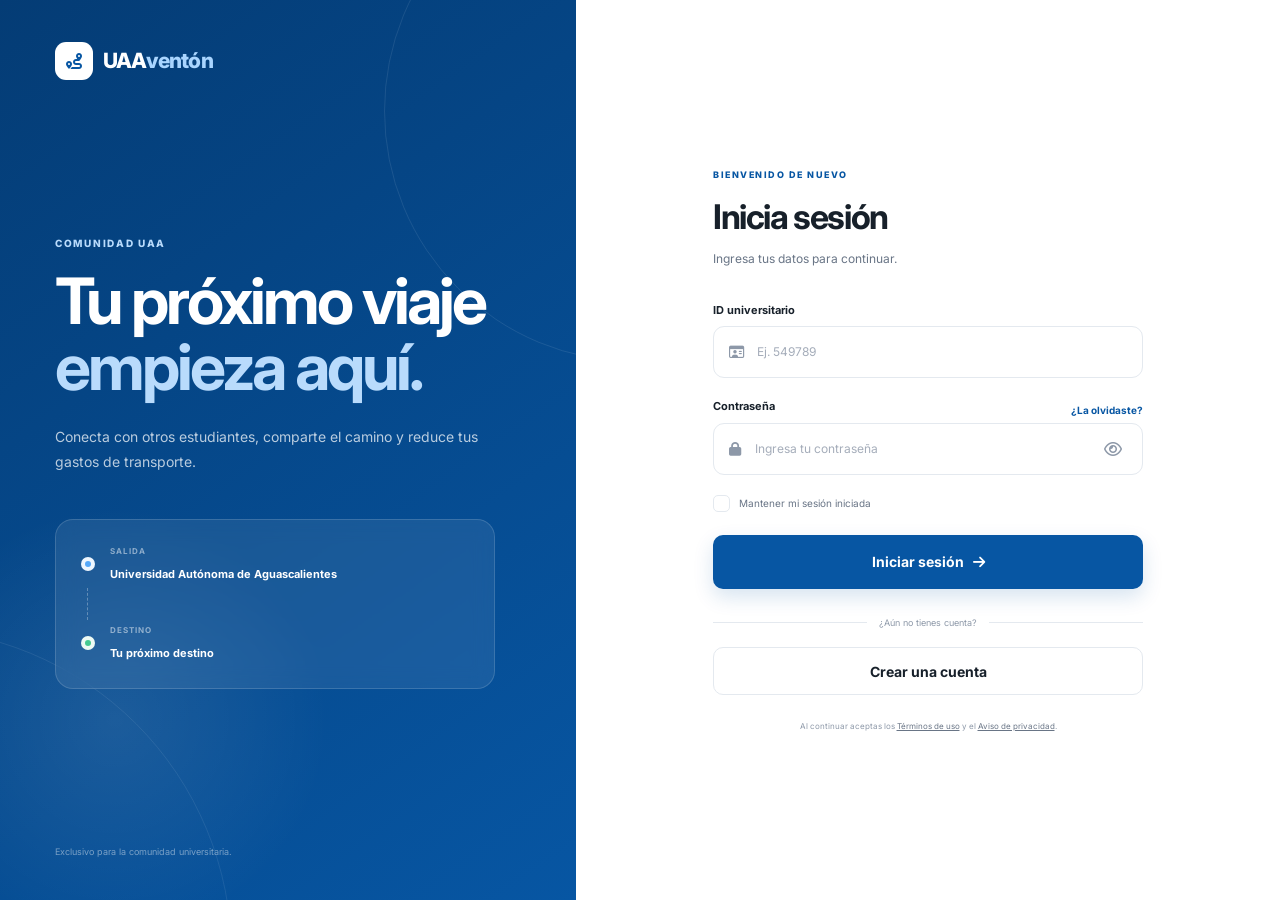
<file: viaje.html>
<!DOCTYPE html>
<html lang="es">
<head>

    <meta charset="UTF-8">

    <meta
        name="viewport"
        content="width=device-width, initial-scale=1.0"
    >

    <title>Detalle del viaje | UAAventón</title>

    <link rel="preconnect" href="https://fonts.googleapis.com">

    <link rel="preconnect" href="https://fonts.gstatic.com" crossorigin>

    <link
        href="https://fonts.googleapis.com/css2?family=Inter:wght@400;500;600;700;800&display=swap"
        rel="stylesheet"
    >

    <link
        rel="stylesheet"
        href="https://cdnjs.cloudflare.com/ajax/libs/font-awesome/6.5.2/css/all.min.css"
    >

    <link rel="stylesheet" href="css/styles.css">

</head>

<body class="app-body">


    <!-- HEADER -->

    <header class="header app-header">

        <div class="container nav-container">

            <a href="dashboard.html" class="logo">

                <div class="logo-icon">
                    <i class="fa-solid fa-route"></i>
                </div>

                <span>UAA<span>ventón</span></span>

            </a>


            <nav class="desktop-nav">

                <a href="dashboard.html" class="nav-link">
                    Inicio
                </a>

                <a href="buscar.html" class="nav-link active">
                    Buscar viaje
                </a>

                <a href="publicar.html" class="nav-link">
                    Publicar viaje
                </a>

                <a href="mis-viajes.html" class="nav-link">
                    Mis viajes
                </a>

            </nav>


            <div class="dashboard-user">

                <button class="notification-button">
                    <i class="fa-regular fa-bell"></i>
                    <span></span>
                </button>

                <a href="perfil.html" class="dashboard-profile">

                    <div class="dashboard-avatar">
                        FA
                    </div>

                    <div>
                        <strong>Fabricio</strong>
                        <small>Estudiante</small>
                    </div>

                </a>

            </div>

        </div>

    </header>


    <main class="trip-detail-page">

        <div class="container">

            <!-- REGRESAR -->

            <a
                href="buscar.html"
                class="back-link"
            >
                <i class="fa-solid fa-arrow-left"></i>
                Volver a resultados
            </a>


            <!-- CABECERA -->

            <div class="trip-detail-heading">

                <div>

                    <span class="trip-detail-status">
                        <span></span>
                        Viaje disponible
                    </span>

                    <h1>
                        UAA
                        <i class="fa-solid fa-arrow-right"></i>
                        Rincón de Romos
                    </h1>

                    <p>
                        Viernes 18 de septiembre · 14:30
                    </p>

                </div>


                <div class="detail-price">

                    <span>POR PERSONA</span>

                    <strong>$35</strong>

                </div>

            </div>


            <!-- LAYOUT -->

            <div class="trip-detail-layout">

                <!-- COLUMNA IZQUIERDA -->

                <div class="trip-detail-main">


                    <!-- MAPA -->

                    <section class="real-route-map">

                        <div class="map-top-bar">

                            <div>
                                <i class="fa-solid fa-route"></i>

                                <span>
                                    Ruta del viaje
                                </span>
                            </div>


                            <button type="button">
                                <i class="fa-solid fa-expand"></i>
                            </button>

                        </div>


                        <div class="detail-map-canvas">

                            <!-- CALLES DECORATIVAS -->

                            <div class="detail-road road-a"></div>
                            <div class="detail-road road-b"></div>
                            <div class="detail-road road-c"></div>
                            <div class="detail-road road-d"></div>
                            <div class="detail-road road-e"></div>


                            <!-- RUTA -->

                            <div class="detail-route-line line-one"></div>
                            <div class="detail-route-line line-two"></div>
                            <div class="detail-route-line line-three"></div>


                            <!-- UAA -->

                            <div class="detail-map-marker marker-start">

                                <div class="map-marker-circle start">
                                    <i class="fa-solid fa-graduation-cap"></i>
                                </div>

                                <div>
                                    <small>ORIGEN</small>
                                    <strong>UAA</strong>
                                </div>

                            </div>

                            <div id="dynamicIntermediatePoints"></div>

                            <!-- DESTINO -->

                            <div class="detail-map-marker marker-end">

                                <div class="map-marker-circle end">
                                    <i class="fa-solid fa-location-dot"></i>
                                </div>

                                <div>
                                    <small>DESTINO</small>
                                    <strong>Rincón de Romos</strong>
                                </div>

                            </div>

                        </div>

                    </section>


                    <!-- INFORMACIÓN DEL TRAYECTO -->

                    <section class="detail-section-card">

                        <div class="detail-section-title">

                            <div>
                                <span>01</span>

                                <div>
                                    <small>TRAYECTO</small>
                                    <h2>Información del viaje</h2>
                                </div>
                            </div>

                        </div>


                        <div class="detail-route-summary">

                            <div class="detail-route-timeline">

                                <span class="detail-origin-dot"></span>

                                <div></div>

                                <span class="detail-end-dot"></span>

                            </div>


                            <div class="detail-route-info">

                                <div>

                                    <span class="detail-time">
                                        14:30
                                    </span>

                                    <div>
                                        <small>ORIGEN</small>

                                        <strong>
                                            Acceso Norte UAA
                                        </strong>

                                        <p>
                                            Universidad Autónoma de Aguascalientes
                                        </p>
                                    </div>

                                </div>


                                <div>

                                    <span class="detail-time">
                                        15:15
                                    </span>

                                    <div>
                                        <small>DESTINO FINAL</small>

                                        <strong>
                                            Rincón de Romos
                                        </strong>

                                        <p>
                                            Zona Centro
                                        </p>
                                    </div>

                                </div>

                            </div>

                        </div>


                        <div class="trip-detail-data">

                            <div>

                                <i class="fa-regular fa-calendar"></i>

                                <span>
                                    <small>FECHA</small>
                                    <strong>18 sep. 2026</strong>
                                </span>

                            </div>


                            <div>

                                <i class="fa-regular fa-clock"></i>

                                <span>
                                    <small>SALIDA</small>
                                    <strong>14:30</strong>
                                </span>

                            </div>


                            <div>

                                <i class="fa-solid fa-user-group"></i>

                                <span>
                                    <small>DISPONIBLES</small>
                                    <strong>3 lugares</strong>
                                </span>

                            </div>


                            <div>

                                <i class="fa-solid fa-money-bill"></i>

                                <span>
                                    <small>COSTO</small>
                                    <strong>$35</strong>
                                </span>

                            </div>

                        </div>

                    </section>


                    <!-- CONDUCTOR -->

                    <section class="detail-section-card">

                        <div class="detail-section-title">

                            <div>

                                <span>02</span>

                                <div>
                                    <small>CONDUCTOR</small>
                                    <h2>Conoce con quién viajas</h2>
                                </div>

                            </div>

                        </div>


                        <div class="driver-detail-profile">

                            <div class="driver-large-avatar">
                                FA
                            </div>


                            <div class="driver-detail-info">

                                <h3>Fabricio Ávila</h3>

                                <div class="driver-rating-large">

                                    <i class="fa-solid fa-route"></i>

                                    <span id="driverTripCount">
                                        Viajes publicados
                                    </span>

                                </div>


                                <div class="driver-badges">

                                    <span>
                                        <i class="fa-solid fa-circle-check"></i>
                                        Perfil universitario
                                    </span>

                                    <span>
                                        <i class="fa-solid fa-car"></i>
                                        Conductor
                                    </span>

                                </div>

                            </div>

                        </div>

                    </section>


                    <!-- VEHÍCULO -->

                    <section class="detail-section-card">

                        <div class="detail-section-title">

                            <div>

                                <span>03</span>

                                <div>
                                    <small>VEHÍCULO</small>
                                    <h2>Tu vehículo para este viaje</h2>
                                </div>

                            </div>

                        </div>


                        <div class="vehicle-detail">

                            <div class="vehicle-detail-icon">
                                <i class="fa-solid fa-car-side"></i>
                            </div>


                            <div class="vehicle-detail-name">

                                <small>VEHÍCULO</small>

                                <strong>Nissan Versa</strong>

                                <span>2022</span>

                            </div>


                            <div class="vehicle-property">

                                <small>COLOR</small>
                                <strong>Gris</strong>

                            </div>


                            <div class="vehicle-property">

                                <small>PLACAS</small>
                                <strong>***-42-A</strong>

                            </div>

                        </div>

                    </section>

                </div>


                <!-- =====================================
                     RESERVA
                ====================================== -->

                <aside class="reservation-card">

                    <div class="reservation-heading">

                        <span>RESERVA TU LUGAR</span>

                        <h2>
                            ¿Dónde quieres bajar?
                        </h2>

                        <p>
                            Selecciona un punto que se encuentre dentro
                            de la ruta del conductor.
                        </p>

                    </div>


                    <div class="dropoff-field">

                        <label for="dropoffPoint">
                            Punto de bajada
                        </label>


                        <div class="dropoff-select-wrapper">

                            <i class="fa-solid fa-location-dot"></i>

                            <select id="dropoffPoint">

                                <option value="">
                                    Selecciona un punto
                                </option>

                                <option value="Av. Universidad">
                                    Av. Universidad
                                </option>

                                <option value="Jesús María">
                                    Jesús María
                                </option>

                                <option value="San Francisco de los Romo">
                                    San Francisco de los Romo
                                </option>

                                <option value="Rincón de Romos">
                                    Rincón de Romos
                                </option>

                            </select>

                        </div>

                    </div>


                    <div
                        class="selected-dropoff"
                        id="selectedDropoff"
                    >

                        <div>
                            <i class="fa-solid fa-location-arrow"></i>
                        </div>

                        <span>
                            Selecciona dónde quieres bajar.
                        </span>

                    </div>


                    <div class="reservation-summary">

                        <div>
                            <span>1 lugar</span>
                            <strong>$35</strong>
                        </div>

                        <div>
                            <span>Comisión</span>
                            <strong>$0</strong>
                        </div>

                    </div>


                    <div class="reservation-total">

                        <span>Total</span>

                        <strong>$35</strong>

                    </div>


                    <button
                        type="button"
                        class="btn btn-primary reservation-button"
                        id="requestSeatButton"
                    >
                        Solicitar lugar

                        <i class="fa-solid fa-arrow-right"></i>
                    </button>


                    <div class="reservation-security">

                        <i class="fa-solid fa-shield-halved"></i>

                        <span>
                            Tu solicitud deberá ser confirmada
                            por el conductor.
                        </span>

                    </div>

                </aside>

            </div>

        </div>

    </main>


    <!-- =========================================
         MODAL
    ========================================== -->

    <div
        class="request-modal"
        id="requestModal"
    >

        <div class="request-modal-overlay"></div>


        <div class="request-modal-card">

            <button
                type="button"
                class="modal-close"
                id="closeRequestModal"
            >
                <i class="fa-solid fa-xmark"></i>
            </button>


            <div class="modal-success-icon">
                <i class="fa-solid fa-check"></i>
            </div>


            <span class="modal-eyebrow">
                SOLICITUD ENVIADA
            </span>


            <h2>
                ¡Tu lugar está solicitado!
            </h2>


            <p>
                Fabricio recibirá tu solicitud y podrá
                confirmarla antes del viaje.
            </p>


            <div class="modal-trip-summary">

                <div>

                    <small>VIAJE</small>

                    <strong>
                        UAA → Rincón de Romos
                    </strong>

                </div>


                <div>

                    <small>TU BAJADA</small>

                    <strong id="modalDropoff">
                        -
                    </strong>

                </div>

            </div>


            <a
                href="mis-viajes.html"
                class="btn btn-primary modal-main-button"
            >
                Ver mis viajes
            </a>


            <button
                type="button"
                class="modal-secondary-button"
                id="continueBrowsing"
            >
                Seguir buscando
            </button>

        </div>

    </div>


    <!-- MOBILE NAV -->

    <nav class="bottom-navigation">

        <a
            href="dashboard.html"
            class="bottom-nav-item"
        >
            <i class="fa-solid fa-house"></i>
            <span>Inicio</span>
        </a>

        <a
            href="buscar.html"
            class="bottom-nav-item active"
        >
            <i class="fa-solid fa-magnifying-glass"></i>
            <span>Buscar</span>
        </a>

        <a
            href="publicar.html"
            class="bottom-nav-item publish-item"
        >
            <div class="publish-button">
                <i class="fa-solid fa-plus"></i>
            </div>

            <span>Publicar</span>
        </a>

        <a
            href="mis-viajes.html"
            class="bottom-nav-item"
        >
            <i class="fa-solid fa-route"></i>
            <span>Viajes</span>
        </a>

        <a
            href="perfil.html"
            class="bottom-nav-item"
        >
            <i class="fa-regular fa-user"></i>
            <span>Perfil</span>
        </a>

    </nav>


    <script src="js/app.js"></script>
    <script src="js/viaje.js"></script>

</body>
</html>
</file>
<file: css/styles.css>
/* =========================================================
   UAAVENTÓN
   Sistema de diseño general
========================================================= */

:root {

    --primary: #0756A3;
    --primary-dark: #043C75;
    --primary-hover: #064B8F;
    --primary-light: #EAF3FC;
    --primary-soft: #F4F8FC;

    --success: #16A36A;
    --success-light: #E9F8F1;

    --warning: #F4B740;

    --white: #FFFFFF;
    --background: #FFFFFF;
    --surface: #F7F9FB;
    --surface-dark: #EFF3F7;

    --text: #17202A;
    --text-secondary: #697586;
    --text-light: #8D98A8;

    --border: #E4E9EF;

    --radius-sm: 10px;
    --radius-md: 16px;
    --radius-lg: 22px;
    --radius-xl: 30px;

    --shadow-sm:
        0 3px 12px rgba(17, 24, 39, 0.05);

    --shadow-md:
        0 12px 35px rgba(17, 24, 39, 0.08);

    --shadow-lg:
        0 25px 60px rgba(17, 24, 39, 0.12);

    --container: 1180px;

    --transition: 0.25s ease;
}


/* =========================================================
   RESET
========================================================= */

* {
    margin: 0;
    padding: 0;
    box-sizing: border-box;
}

html {
    scroll-behavior: smooth;
}

body {
    font-family: "Inter", sans-serif;
    background: var(--background);
    color: var(--text);
    line-height: 1.5;
    -webkit-font-smoothing: antialiased;
}

body.menu-open {
    overflow: hidden;
}

a {
    text-decoration: none;
    color: inherit;
}

button,
input,
select,
textarea {
    font: inherit;
}

button {
    border: none;
    cursor: pointer;
}

img {
    display: block;
    max-width: 100%;
}

.container {
    width: min(calc(100% - 48px), var(--container));
    margin: 0 auto;
}


/* =========================================================
   BUTTONS
========================================================= */

.btn {
    display: inline-flex;
    align-items: center;
    justify-content: center;
    gap: 9px;

    min-height: 48px;
    padding: 0 22px;

    border-radius: var(--radius-sm);

    font-size: 14px;
    font-weight: 700;

    transition:
        transform var(--transition),
        background var(--transition),
        border-color var(--transition),
        box-shadow var(--transition);
}

.btn:hover {
    transform: translateY(-1px);
}

.btn-primary {
    color: var(--white);
    background: var(--primary);
    box-shadow: 0 8px 20px rgba(7, 86, 163, 0.16);
}

.btn-primary:hover {
    background: var(--primary-hover);
    box-shadow: 0 10px 25px rgba(7, 86, 163, 0.22);
}

.btn-secondary {
    color: var(--primary);
    background: var(--primary-light);
}

.btn-secondary:hover {
    background: #DCEBFA;
}

.btn-outline {
    color: var(--text);
    background: var(--white);
    border: 1px solid var(--border);
}

.btn-white {
    color: var(--primary);
    background: var(--white);
}

.btn-transparent {
    color: var(--white);
    border: 1px solid rgba(255, 255, 255, 0.35);
}

.btn-small {
    min-height: 42px;
    padding: 0 18px;
}

.btn-large {
    min-height: 54px;
    padding: 0 25px;
}


/* =========================================================
   HEADER
========================================================= */

.header {
    position: sticky;
    top: 0;
    z-index: 1000;

    height: 76px;

    background: rgba(255, 255, 255, 0.93);

    border-bottom: 1px solid rgba(228, 233, 239, 0.8);

    backdrop-filter: blur(15px);
    -webkit-backdrop-filter: blur(15px);
}

.nav-container {
    height: 100%;

    display: flex;
    align-items: center;
}

.logo {
    display: inline-flex;
    align-items: center;
    gap: 10px;

    color: var(--text);

    font-size: 21px;
    font-weight: 800;

    letter-spacing: -0.8px;
}

.logo > span > span {
    color: var(--primary);
}

.logo-icon {
    width: 38px;
    height: 38px;

    display: flex;
    align-items: center;
    justify-content: center;

    border-radius: 11px;

    color: var(--white);
    background: var(--primary);

    font-size: 16px;
}

.desktop-nav {
    display: flex;
    align-items: center;
    gap: 31px;

    margin-left: 60px;
}

.nav-link {
    position: relative;

    color: var(--text-secondary);

    font-size: 14px;
    font-weight: 600;

    transition: color var(--transition);
}

.nav-link:hover {
    color: var(--primary);
}

.nav-link.active {
    color: var(--primary);
}

.nav-link.active::after {
    content: "";

    position: absolute;

    left: 0;
    right: 0;
    bottom: -28px;

    height: 2px;

    border-radius: 5px;

    background: var(--primary);
}

.nav-actions {
    margin-left: auto;

    display: flex;
    align-items: center;
    gap: 21px;
}

.btn-login {
    color: var(--text);

    font-size: 14px;
    font-weight: 600;
}

.btn-login:hover {
    color: var(--primary);
}

.mobile-menu-button {
    display: none;

    margin-left: auto;

    width: 42px;
    height: 42px;

    border-radius: 10px;

    background: var(--surface);

    color: var(--text);

    font-size: 19px;
}


/* =========================================================
   MOBILE MENU
========================================================= */

.mobile-menu {
    position: fixed;

    inset: 0;

    z-index: 2000;

    padding: 20px;

    background: var(--white);

    transform: translateX(100%);

    transition: transform 0.35s ease;
}

.mobile-menu.open {
    transform: translateX(0);
}

.mobile-menu-header {
    display: flex;
    align-items: center;
    justify-content: space-between;
}

.mobile-close-button {
    width: 42px;
    height: 42px;

    display: flex;
    align-items: center;
    justify-content: center;

    border-radius: 10px;

    background: var(--surface);

    font-size: 20px;
}

.mobile-menu-links {
    display: flex;
    flex-direction: column;

    gap: 8px;

    margin-top: 45px;
}

.mobile-menu-links a {
    display: flex;
    align-items: center;

    gap: 14px;

    padding: 16px;

    border-radius: 12px;

    font-weight: 600;
}

.mobile-menu-links a:hover {
    color: var(--primary);
    background: var(--primary-light);
}

.mobile-menu-links i {
    width: 22px;

    color: var(--primary);
}

.mobile-menu-actions {
    position: absolute;

    left: 20px;
    right: 20px;
    bottom: 30px;

    display: grid;
    grid-template-columns: 1fr 1fr;

    gap: 10px;
}


/* =========================================================
   HERO
========================================================= */

.hero {
    position: relative;

    overflow: hidden;

    padding: 105px 0 130px;

    background:
        radial-gradient(
            circle at 80% 30%,
            rgba(7, 86, 163, 0.08),
            transparent 28%
        ),
        linear-gradient(
            180deg,
            #FFFFFF 0%,
            #FBFDFF 100%
        );
}

.hero::before {
    content: "";

    position: absolute;

    width: 450px;
    height: 450px;

    left: -300px;
    top: 100px;

    border-radius: 50%;

    background: rgba(7, 86, 163, 0.04);
}

.hero-container {
    display: grid;

    grid-template-columns:
        minmax(0, 1.05fr)
        minmax(400px, 0.95fr);

    gap: 90px;

    align-items: center;
}

.hero-content {
    max-width: 650px;
}

.hero-badge {
    width: fit-content;

    display: flex;
    align-items: center;

    gap: 8px;

    margin-bottom: 25px;

    padding: 8px 13px;

    border-radius: 30px;

    color: var(--primary);

    background: var(--primary-light);

    font-size: 12px;
    font-weight: 700;
}

.hero-content h1 {
    max-width: 650px;

    font-size: clamp(48px, 5vw, 70px);
    line-height: 1.03;

    letter-spacing: -3.5px;

    font-weight: 800;
}

.hero-content h1 span {
    display: block;

    color: var(--primary);
}

.hero-description {
    max-width: 600px;

    margin-top: 25px;

    color: var(--text-secondary);

    font-size: 17px;
    line-height: 1.75;
}

.hero-buttons {
    display: flex;
    gap: 12px;

    margin-top: 34px;
}

.hero-benefits {
    display: flex;
    flex-wrap: wrap;

    gap: 20px;

    margin-top: 31px;
}

.benefit {
    display: flex;
    align-items: center;

    gap: 7px;

    color: var(--text-secondary);

    font-size: 12px;
    font-weight: 600;
}

.benefit i {
    color: var(--success);
}


/* =========================================================
   HERO VISUAL
========================================================= */

.hero-visual {
    position: relative;

    min-height: 480px;

    display: flex;
    align-items: center;
    justify-content: center;
}

.map-decoration {
    position: absolute;

    border-radius: 50%;

    border: 1px solid rgba(7, 86, 163, 0.09);
}

.map-decoration-one {
    width: 430px;
    height: 430px;
}

.map-decoration-two {
    width: 530px;
    height: 530px;
}

.route-card {
    position: relative;

    z-index: 5;

    width: min(100%, 460px);

    padding: 27px;

    border: 1px solid var(--border);

    border-radius: 24px;

    background: rgba(255, 255, 255, 0.96);

    box-shadow: var(--shadow-lg);
}

.route-card-header {
    display: flex;
    justify-content: space-between;

    gap: 20px;

    padding-bottom: 22px;

    border-bottom: 1px solid var(--border);
}

.small-label {
    display: block;

    margin-bottom: 6px;

    color: var(--text-light);

    font-size: 11px;
    font-weight: 700;

    text-transform: uppercase;

    letter-spacing: 0.8px;
}

.route-card-header h3 {
    max-width: 270px;

    font-size: 16px;
    line-height: 1.4;
}

.status-badge {
    height: fit-content;

    padding: 6px 10px;

    border-radius: 20px;

    color: var(--success);

    background: var(--success-light);

    font-size: 11px;
    font-weight: 700;
}

.route-content {
    display: flex;

    gap: 18px;

    padding: 26px 0;
}

.route-timeline {
    width: 15px;

    display: flex;
    flex-direction: column;
    align-items: center;
}

.timeline-point {
    width: 14px;
    height: 14px;

    flex-shrink: 0;

    display: flex;
    align-items: center;
    justify-content: center;

    border-radius: 50%;
}

.timeline-point span {
    width: 6px;
    height: 6px;

    border-radius: 50%;

    background: var(--white);
}

.origin-point {
    background: var(--primary);
}

.destination-point {
    background: var(--success);
}

.timeline-line {
    width: 2px;
    height: 58px;

    margin: 3px 0;

    background:
        repeating-linear-gradient(
            to bottom,
            var(--border) 0,
            var(--border) 5px,
            transparent 5px,
            transparent 9px
        );
}

.route-locations {
    flex: 1;

    display: flex;
    flex-direction: column;

    gap: 29px;
}

.route-location {
    display: grid;

    grid-template-columns: 45px 1fr;

    gap: 12px;
}

.route-time {
    color: var(--text);

    font-size: 12px;
    font-weight: 700;
}

.route-location strong {
    display: block;

    font-size: 13px;
}

.route-location p {
    margin-top: 3px;

    color: var(--text-secondary);

    font-size: 11px;
}

.route-driver {
    display: flex;
    align-items: center;
    justify-content: space-between;

    padding: 20px 0;

    border-top: 1px solid var(--border);
    border-bottom: 1px solid var(--border);
}

.driver-info {
    display: flex;
    align-items: center;

    gap: 12px;
}

.avatar {
    width: 43px;
    height: 43px;

    display: flex;
    align-items: center;
    justify-content: center;

    border-radius: 50%;

    color: var(--primary);

    background: var(--primary-light);

    font-size: 12px;
    font-weight: 800;
}

.driver-info strong {
    font-size: 13px;
}

.rating {
    display: flex;
    align-items: center;

    gap: 4px;

    margin-top: 4px;

    font-size: 11px;
}

.rating i {
    color: var(--warning);
}

.rating span {
    font-weight: 700;
}

.rating small {
    color: var(--text-light);
}

.trip-price {
    text-align: right;
}

.trip-price span {
    display: block;

    color: var(--text-light);

    font-size: 9px;
}

.trip-price strong {
    color: var(--primary);

    font-size: 25px;
}

.route-footer {
    display: flex;
    align-items: center;

    gap: 24px;

    padding-top: 19px;

    color: var(--text-secondary);

    font-size: 11px;
    font-weight: 600;
}

.route-footer div {
    display: flex;
    align-items: center;

    gap: 7px;
}

.route-footer i {
    color: var(--primary);
}


/* =========================================================
   QUICK SEARCH
========================================================= */

.quick-search-section {
    position: relative;

    z-index: 20;

    margin-top: -54px;
}

.quick-search-card {
    display: flex;
    align-items: center;

    gap: 35px;

    padding: 24px 27px;

    border: 1px solid var(--border);

    border-radius: 20px;

    background: var(--white);

    box-shadow: var(--shadow-md);
}

.quick-search-title {
    min-width: 150px;
}

.quick-search-title span {
    color: var(--text-light);

    font-size: 10px;
    font-weight: 700;

    text-transform: uppercase;

    letter-spacing: 0.7px;
}

.quick-search-title h2 {
    margin-top: 3px;

    font-size: 17px;
}

.quick-search-form {
    flex: 1;

    display: grid;

    grid-template-columns:
        1.1fr
        1px
        1.2fr
        1px
        0.8fr
        auto;

    align-items: center;

    gap: 15px;
}

.search-field {
    display: flex;
    align-items: center;

    gap: 12px;
}

.field-icon {
    width: 35px;
    height: 35px;

    flex-shrink: 0;

    display: flex;
    align-items: center;
    justify-content: center;

    border-radius: 9px;

    color: var(--primary);

    background: var(--primary-light);
}

.destination-icon {
    color: var(--success);

    background: var(--success-light);
}

.search-field > div:last-child {
    width: 100%;
}

.search-field label {
    display: block;

    margin-bottom: 2px;

    color: var(--text-light);

    font-size: 9px;
    font-weight: 700;

    text-transform: uppercase;

    letter-spacing: 0.5px;
}

.search-field input,
.search-field select {
    width: 100%;

    border: none;
    outline: none;

    color: var(--text);

    background: transparent;

    font-size: 12px;
    font-weight: 600;
}

.search-field select {
    cursor: pointer;
}

.search-field input::placeholder {
    color: var(--text-secondary);
}

.search-divider {
    width: 1px;
    height: 38px;

    background: var(--border);
}

.search-button {
    min-width: 120px;
}


/* =========================================================
   GENERAL SECTION
========================================================= */

.section-header {
    max-width: 620px;

    margin: 0 auto 60px;

    text-align: center;
}

.section-eyebrow {
    display: block;

    margin-bottom: 11px;

    color: var(--primary);

    font-size: 10px;
    font-weight: 800;

    letter-spacing: 1.5px;
}

.section-header h2 {
    font-size: clamp(30px, 4vw, 42px);

    letter-spacing: -1.5px;
}

.section-header p {
    margin-top: 13px;

    color: var(--text-secondary);

    font-size: 14px;
}


/* =========================================================
   HOW IT WORKS
========================================================= */

.how-it-works {
    padding: 130px 0 120px;
}

.steps-grid {
    display: grid;

    grid-template-columns: repeat(3, 1fr);

    gap: 22px;
}

.step-card {
    position: relative;

    padding: 35px;

    overflow: hidden;

    border: 1px solid var(--border);

    border-radius: var(--radius-lg);

    background: var(--white);

    transition:
        transform var(--transition),
        box-shadow var(--transition),
        border-color var(--transition);
}

.step-card:hover {
    transform: translateY(-5px);

    border-color: #D4E1EF;

    box-shadow: var(--shadow-md);
}

.step-number {
    position: absolute;

    right: 24px;
    top: 18px;

    color: #EEF2F6;

    font-size: 52px;
    font-weight: 800;

    letter-spacing: -3px;
}

.step-icon {
    position: relative;

    z-index: 2;

    width: 52px;
    height: 52px;

    display: flex;
    align-items: center;
    justify-content: center;

    margin-bottom: 26px;

    border-radius: 15px;

    color: var(--primary);

    background: var(--primary-light);

    font-size: 19px;
}

.step-card h3 {
    position: relative;

    z-index: 2;

    margin-bottom: 11px;

    font-size: 18px;
}

.step-card p {
    position: relative;

    z-index: 2;

    color: var(--text-secondary);

    font-size: 13px;
    line-height: 1.75;
}


/* =========================================================
   COMMUNITY
========================================================= */

.community-section {
    padding: 110px 0;

    background: var(--surface);
}

.community-container {
    display: grid;

    grid-template-columns: 0.9fr 1.1fr;

    gap: 100px;

    align-items: center;
}

.community-content h2 {
    margin-top: 12px;

    max-width: 500px;

    font-size: clamp(34px, 4vw, 48px);
    line-height: 1.12;

    letter-spacing: -2px;
}

.community-content h2 span {
    color: var(--primary);
}

.community-content > p {
    max-width: 520px;

    margin-top: 21px;

    color: var(--text-secondary);

    font-size: 14px;
    line-height: 1.75;
}

.community-features {
    display: flex;
    flex-direction: column;

    gap: 25px;

    margin-top: 39px;
}

.community-feature {
    display: flex;

    gap: 14px;
}

.community-feature-icon {
    width: 42px;
    height: 42px;

    flex-shrink: 0;

    display: flex;
    align-items: center;
    justify-content: center;

    border-radius: 12px;

    color: var(--primary);

    background: var(--primary-light);
}

.community-feature strong {
    font-size: 13px;
}

.community-feature p {
    margin-top: 4px;

    color: var(--text-secondary);

    font-size: 11px;
}


/* =========================================================
   FAKE MAP
========================================================= */

.community-map {
    position: relative;
}

.fake-map {
    position: relative;

    height: 480px;

    overflow: hidden;

    border: 1px solid var(--border);

    border-radius: 28px;

    background:
        linear-gradient(
            45deg,
            #F2F5F7 25%,
            transparent 25%
        ),
        linear-gradient(
            -45deg,
            #F2F5F7 25%,
            transparent 25%
        ),
        linear-gradient(
            45deg,
            transparent 75%,
            #F2F5F7 75%
        ),
        linear-gradient(
            -45deg,
            transparent 75%,
            #F2F5F7 75%
        );

    background-size: 55px 55px;

    background-position:
        0 0,
        0 27px,
        27px -27px,
        -27px 0;

    background-color: #F8FAFB;

    box-shadow: var(--shadow-md);
}

.map-road {
    position: absolute;

    height: 15px;

    border-radius: 20px;

    background: var(--white);

    box-shadow: 0 0 0 1px #EDF0F3;
}

.road-one {
    width: 700px;

    left: -100px;
    top: 180px;

    transform: rotate(-20deg);
}

.road-two {
    width: 600px;

    left: 70px;
    top: 300px;

    transform: rotate(27deg);
}

.road-three {
    width: 500px;

    left: 180px;
    top: 100px;

    transform: rotate(75deg);
}

.map-route-line {
    position: absolute;

    width: 330px;
    height: 150px;

    left: 130px;
    top: 160px;

    border-top: 5px solid var(--primary);
    border-right: 5px solid var(--primary);

    border-radius: 0 80px 0 0;

    transform: rotate(8deg);
}

.map-marker {
    position: absolute;

    z-index: 10;

    display: flex;
    align-items: center;

    gap: 8px;

    padding: 7px 10px;

    border-radius: 10px;

    background: var(--white);

    box-shadow: var(--shadow-sm);

    font-size: 10px;
    font-weight: 700;
}

.marker-icon {
    width: 29px;
    height: 29px;

    display: flex;
    align-items: center;
    justify-content: center;

    border-radius: 8px;

    color: var(--white);

    background: var(--primary);
}

.marker-icon.destination {
    background: var(--success);
}

.marker-uaa {
    left: 70px;
    top: 140px;
}

.marker-middle {
    left: 280px;
    top: 245px;
}

.marker-destination {
    right: 35px;
    bottom: 90px;
}

.marker-dot {
    width: 11px;
    height: 11px;

    border: 3px solid var(--primary);

    border-radius: 50%;

    background: var(--white);
}


/* =========================================================
   CTA
========================================================= */

.cta-section {
    padding: 110px 0;
}

.cta-card {
    display: flex;
    align-items: center;
    justify-content: space-between;

    gap: 60px;

    padding: 60px;

    border-radius: 28px;

    color: var(--white);

    background:
        linear-gradient(
            120deg,
            var(--primary-dark),
            var(--primary)
        );

    box-shadow: 0 25px 55px rgba(7, 86, 163, 0.2);
}

.cta-small {
    display: block;

    margin-bottom: 12px;

    color: rgba(255, 255, 255, 0.7);

    font-size: 9px;
    font-weight: 800;

    letter-spacing: 1.5px;
}

.cta-card h2 {
    max-width: 610px;

    font-size: clamp(28px, 4vw, 40px);
    line-height: 1.15;

    letter-spacing: -1.5px;
}

.cta-card p {
    margin-top: 14px;

    color: rgba(255, 255, 255, 0.72);

    font-size: 13px;
}

.cta-actions {
    display: flex;

    gap: 10px;

    flex-shrink: 0;
}


/* =========================================================
   FOOTER
========================================================= */

.footer {
    padding: 65px 0 25px;

    border-top: 1px solid var(--border);

    background: var(--surface);
}

.footer-container {
    display: flex;
    justify-content: space-between;

    gap: 80px;
}

.footer-logo {
    margin-bottom: 17px;
}

.footer-brand p {
    color: var(--text-secondary);

    font-size: 12px;
    line-height: 1.7;
}

.footer-links {
    display: grid;

    grid-template-columns: repeat(3, 1fr);

    gap: 80px;
}

.footer-links > div {
    display: flex;
    flex-direction: column;

    gap: 11px;
}

.footer-links strong {
    margin-bottom: 4px;

    font-size: 11px;
}

.footer-links a {
    color: var(--text-secondary);

    font-size: 11px;
}

.footer-links a:hover {
    color: var(--primary);
}

.footer-bottom {
    display: flex;
    justify-content: space-between;

    margin-top: 55px;
    padding-top: 22px;

    border-top: 1px solid var(--border);

    color: var(--text-light);

    font-size: 9px;
}


/* =========================================================
   BOTTOM NAVIGATION
========================================================= */

.bottom-navigation {
    display: none;
}


/* =========================================================
   TABLET
========================================================= */

@media (max-width: 1000px) {

    .desktop-nav {
        margin-left: 35px;

        gap: 18px;
    }

    .nav-actions {
        display: none;
    }

    .hero-container {
        grid-template-columns: 1fr 0.85fr;

        gap: 40px;
    }

    .hero-content h1 {
        font-size: 50px;
    }

    .quick-search-title {
        display: none;
    }

    .community-container {
        gap: 50px;
    }

    .cta-card {
        flex-direction: column;

        align-items: flex-start;
    }
}


/* =========================================================
   MOBILE
========================================================= */

@media (max-width: 768px) {

    body {
        padding-bottom: 76px;
    }

    .container {
        width: min(calc(100% - 32px), var(--container));
    }

    .header {
        height: 66px;
    }

    .desktop-nav,
    .nav-actions {
        display: none;
    }

    .mobile-menu-button {
        display: flex;
        align-items: center;
        justify-content: center;
    }


    /* HERO */

    .hero {
        padding: 55px 0 100px;
    }

    .hero-container {
        display: flex;
        flex-direction: column;

        gap: 55px;
    }

    .hero-content {
        max-width: 100%;
    }

    .hero-badge {
        margin-bottom: 20px;
    }

    .hero-content h1 {
        font-size: clamp(42px, 12vw, 57px);

        letter-spacing: -2.5px;
    }

    .hero-description {
        margin-top: 20px;

        font-size: 15px;
    }

    .hero-buttons {
        display: grid;

        grid-template-columns: 1fr;

        margin-top: 28px;
    }

    .hero-buttons .btn {
        width: 100%;
    }

    .hero-benefits {
        gap: 11px 18px;

        margin-top: 23px;
    }

    .hero-visual {
        width: 100%;

        min-height: auto;
    }

    .map-decoration {
        display: none;
    }

    .route-card {
        width: 100%;

        padding: 21px;

        border-radius: 20px;
    }


    /* SEARCH */

    .quick-search-section {
        margin-top: -50px;
    }

    .quick-search-card {
        display: block;

        padding: 18px;
    }

    .quick-search-form {
        display: flex;
        flex-direction: column;

        align-items: stretch;

        gap: 9px;
    }

    .search-field {
        min-height: 65px;

        padding: 10px 12px;

        border: 1px solid var(--border);

        border-radius: 12px;
    }

    .search-divider {
        display: none;
    }

    .search-button {
        width: 100%;

        margin-top: 5px;
    }


    /* HOW IT WORKS */

    .how-it-works {
        padding: 95px 0 85px;
    }

    .section-header {
        margin-bottom: 40px;

        text-align: left;
    }

    .steps-grid {
        grid-template-columns: 1fr;

        gap: 13px;
    }

    .step-card {
        padding: 27px;
    }


    /* COMMUNITY */

    .community-section {
        padding: 80px 0;
    }

    .community-container {
        display: flex;
        flex-direction: column;

        gap: 55px;
    }

    .community-content h2 {
        font-size: 36px;
    }

    .community-map {
        width: 100%;
    }

    .fake-map {
        height: 390px;
    }

    .marker-uaa {
        left: 25px;
        top: 100px;
    }

    .marker-middle {
        left: 140px;
        top: 205px;
    }

    .marker-destination {
        right: 15px;
        bottom: 65px;
    }

    .map-route-line {
        width: 230px;

        left: 75px;
        top: 135px;
    }


    /* CTA */

    .cta-section {
        padding: 75px 0;
    }

    .cta-card {
        padding: 36px 26px;

        gap: 30px;

        border-radius: 22px;
    }

    .cta-actions {
        width: 100%;

        display: grid;

        grid-template-columns: 1fr;
    }


    /* FOOTER */

    .footer {
        padding: 50px 0 30px;
    }

    .footer-container {
        flex-direction: column;

        gap: 45px;
    }

    .footer-links {
        grid-template-columns: repeat(2, 1fr);

        gap: 35px;
    }

    .footer-bottom {
        flex-direction: column;

        gap: 8px;
    }


    /* BOTTOM NAV */

    .bottom-navigation {
        position: fixed;

        left: 0;
        right: 0;
        bottom: 0;

        z-index: 1500;

        height: 72px;

        display: grid;

        grid-template-columns: repeat(5, 1fr);

        align-items: center;

        padding:
            5px
            max(10px, env(safe-area-inset-right))
            calc(5px + env(safe-area-inset-bottom))
            max(10px, env(safe-area-inset-left));

        border-top: 1px solid var(--border);

        background: rgba(255, 255, 255, 0.97);

        box-shadow: 0 -5px 25px rgba(0, 0, 0, 0.05);

        backdrop-filter: blur(15px);
    }

    .bottom-nav-item {
        height: 100%;

        display: flex;
        flex-direction: column;
        align-items: center;
        justify-content: center;

        gap: 4px;

        color: var(--text-light);

        font-size: 9px;
        font-weight: 600;
    }

    .bottom-nav-item > i {
        font-size: 18px;
    }

    .bottom-nav-item.active {
        color: var(--primary);
    }

    .publish-item {
        position: relative;

        color: var(--primary);
    }

    .publish-button {
        position: absolute;

        top: -27px;

        width: 50px;
        height: 50px;

        display: flex;
        align-items: center;
        justify-content: center;

        border: 5px solid var(--white);

        border-radius: 50%;

        color: var(--white);

        background: var(--primary);

        box-shadow: 0 6px 16px rgba(7, 86, 163, 0.25);

        font-size: 17px;
    }

    .publish-item span {
        margin-top: 27px;
    }
}


/* =========================================================
   SMALL MOBILE
========================================================= */

@media (max-width: 420px) {

    .hero-content h1 {
        font-size: 42px;
    }

    .hero-benefits {
        flex-direction: column;
    }

    .route-card-header h3 {
        font-size: 14px;
    }

    .route-driver {
        gap: 10px;
    }

    .trip-price strong {
        font-size: 22px;
    }

    .footer-links {
        grid-template-columns: 1fr 1fr;
    }
}

/* =========================================================
   AUTH - LOGIN / REGISTRO
========================================================= */

.auth-body {
    min-height: 100vh;
    background: var(--white);
}

.auth-page {
    min-height: 100vh;
    display: grid;
    grid-template-columns: 0.9fr 1.1fr;
}


/* PANEL IZQUIERDO */

.auth-brand-panel {
    position: relative;

    min-height: 100vh;

    padding: 42px 55px;

    display: flex;
    flex-direction: column;

    overflow: hidden;

    color: var(--white);

    background:
        radial-gradient(
            circle at 20% 80%,
            rgba(255,255,255,0.09),
            transparent 25%
        ),
        linear-gradient(
            145deg,
            #043C75 0%,
            #0756A3 100%
        );
}

.auth-brand-panel::before {
    content: "";

    position: absolute;

    width: 500px;
    height: 500px;

    right: -310px;
    top: -140px;

    border: 1px solid rgba(255,255,255,0.09);

    border-radius: 50%;
}

.auth-brand-panel::after {
    content: "";

    position: absolute;

    width: 650px;
    height: 650px;

    left: -420px;
    bottom: -380px;

    border: 1px solid rgba(255,255,255,0.08);

    border-radius: 50%;
}

.auth-logo {
    position: relative;
    z-index: 5;

    color: var(--white);
}

.auth-logo > span > span {
    color: #A9D5FF;
}

.auth-logo .logo-icon {
    color: var(--primary);
    background: var(--white);
}

.auth-brand-content {
    position: relative;
    z-index: 5;

    width: min(100%, 530px);

    margin: auto 0;
}

.auth-eyebrow {
    display: block;

    margin-bottom: 17px;

    color: #B9DBFC;

    font-size: 10px;
    font-weight: 800;

    letter-spacing: 1.7px;
}

.auth-brand-content h1 {
    font-size: clamp(43px, 5vw, 66px);
    line-height: 1.04;

    letter-spacing: -3px;
}

.auth-brand-content h1 span {
    display: block;
    color: #B9DBFC;
}

.auth-brand-content > p {
    max-width: 470px;

    margin-top: 23px;

    color: rgba(255,255,255,0.72);

    font-size: 14px;
    line-height: 1.8;
}

.auth-route-preview {
    width: min(100%, 440px);

    margin-top: 45px;
    padding: 25px;

    border: 1px solid rgba(255,255,255,0.15);

    border-radius: 18px;

    background: rgba(255,255,255,0.08);

    backdrop-filter: blur(10px);
}

.auth-route-row {
    display: flex;
    align-items: center;

    gap: 15px;
}

.auth-route-point {
    width: 14px;
    height: 14px;

    flex-shrink: 0;

    border: 4px solid rgba(255,255,255,0.9);

    border-radius: 50%;
}

.auth-route-point.blue {
    background: #55A8F8;
}

.auth-route-point.green {
    background: #45C991;
}

.auth-route-row small {
    display: block;

    margin-bottom: 3px;

    color: rgba(255,255,255,0.5);

    font-size: 8px;
    font-weight: 700;

    letter-spacing: 1px;
}

.auth-route-row strong {
    font-size: 11px;
}

.auth-route-line {
    width: 1px;
    height: 32px;

    margin: 4px 0 4px 6px;

    border-left: 1px dashed rgba(255,255,255,0.3);
}

.auth-brand-footer {
    position: relative;
    z-index: 5;

    color: rgba(255,255,255,0.45);

    font-size: 9px;
}


/* FORMULARIO DERECHO */

.auth-form-panel {
    min-height: 100vh;

    display: flex;
    align-items: center;
    justify-content: center;

    padding: 60px 45px;
}

.auth-form-wrapper {
    width: min(100%, 430px);
}

.auth-mobile-logo {
    display: none;
}

.auth-heading {
    margin-bottom: 34px;
}

.auth-small-title {
    display: block;

    margin-bottom: 9px;

    color: var(--primary);

    font-size: 9px;
    font-weight: 800;

    letter-spacing: 1.5px;
}

.auth-heading h2 {
    font-size: 34px;
    letter-spacing: -1.4px;
}

.auth-heading p {
    margin-top: 8px;

    color: var(--text-secondary);

    font-size: 12px;
}

.auth-form {
    display: flex;
    flex-direction: column;

    gap: 20px;
}

.form-group label {
    display: block;

    margin-bottom: 8px;

    color: var(--text);

    font-size: 11px;
    font-weight: 700;
}

.label-row {
    display: flex;
    align-items: center;
    justify-content: space-between;
}

.form-link {
    color: var(--primary);

    font-size: 10px;
    font-weight: 700;
}

.input-container {
    min-height: 52px;

    display: flex;
    align-items: center;

    gap: 12px;

    padding: 0 15px;

    border: 1px solid var(--border);

    border-radius: 11px;

    background: var(--white);

    transition:
        border-color var(--transition),
        box-shadow var(--transition);
}

.input-container:focus-within {
    border-color: var(--primary);

    box-shadow:
        0 0 0 3px rgba(7,86,163,0.08);
}

.input-container > i {
    width: 17px;

    color: var(--text-light);

    font-size: 14px;
}

.input-container input,
.input-container select {
    width: 100%;

    border: none;
    outline: none;

    color: var(--text);

    background: transparent;

    font-size: 12px;
}

.input-container input::placeholder {
    color: #A5ADBA;
}

.password-toggle {
    padding: 5px;

    color: var(--text-light);

    background: transparent;
}

.checkbox-row {
    display: flex;
    align-items: flex-start;

    gap: 9px;

    color: var(--text-secondary);

    cursor: pointer;

    font-size: 10px;
    line-height: 1.6;
}

.checkbox-row input {
    position: absolute;
    opacity: 0;
}

.custom-checkbox {
    width: 17px;
    height: 17px;

    flex-shrink: 0;

    display: flex;
    align-items: center;
    justify-content: center;

    border: 1px solid var(--border);

    border-radius: 5px;

    color: transparent;

    transition: var(--transition);
}

.checkbox-row input:checked + .custom-checkbox {
    color: var(--white);
    background: var(--primary);
    border-color: var(--primary);
}

.custom-checkbox i {
    font-size: 8px;
}

.checkbox-row a {
    color: var(--primary);
    font-weight: 700;
}

.auth-submit {
    width: 100%;
    min-height: 54px;

    margin-top: 3px;
}

.auth-divider {
    display: grid;

    grid-template-columns: 1fr auto 1fr;

    align-items: center;

    gap: 12px;

    margin: 27px 0 18px;
}

.auth-divider span {
    height: 1px;
    background: var(--border);
}

.auth-divider p {
    color: var(--text-light);
    font-size: 9px;
}

.auth-secondary-button {
    width: 100%;
}

.auth-terms {
    margin-top: 25px;

    color: var(--text-light);

    text-align: center;

    font-size: 8px;
}

.auth-terms a {
    color: var(--text-secondary);
    text-decoration: underline;
}


/* REGISTRO */

.register-brand-panel {
    position: sticky;
    top: 0;

    height: 100vh;
}

.register-form-panel {
    padding-top: 65px;
    padding-bottom: 65px;
}

.register-wrapper {
    width: min(100%, 550px);
}

.form-grid-two {
    display: grid;

    grid-template-columns: 1fr 1fr;

    gap: 14px;
}

.input-help {
    display: block;

    margin-top: 7px;

    color: var(--text-light);

    font-size: 8px;
}

.register-benefits {
    display: flex;
    flex-direction: column;

    gap: 14px;

    margin-top: 40px;
}

.register-benefit {
    display: flex;
    align-items: center;

    gap: 13px;

    color: rgba(255,255,255,0.8);

    font-size: 11px;
}

.register-benefit > div {
    width: 37px;
    height: 37px;

    flex-shrink: 0;

    display: flex;
    align-items: center;
    justify-content: center;

    border-radius: 10px;

    color: #B9DBFC;

    background: rgba(255,255,255,0.09);
}

.driver-option-card {
    display: flex;

    gap: 14px;

    padding: 17px;

    border: 1px solid #DCE8F5;

    border-radius: 13px;

    background: var(--primary-soft);
}

.driver-option-icon {
    width: 39px;
    height: 39px;

    flex-shrink: 0;

    display: flex;
    align-items: center;
    justify-content: center;

    border-radius: 10px;

    color: var(--primary);

    background: var(--primary-light);
}

.driver-option-text strong {
    font-size: 11px;
}

.driver-option-text p {
    margin-top: 4px;

    color: var(--text-secondary);

    font-size: 9px;
    line-height: 1.6;
}

.terms-checkbox {
    align-items: flex-start;
}

.login-redirect {
    margin-top: 25px;

    color: var(--text-secondary);

    text-align: center;

    font-size: 10px;
}

.login-redirect a {
    color: var(--primary);

    font-weight: 700;
}


/* =========================================================
   DASHBOARD
========================================================= */

.app-body {
    background: #FAFBFC;
}

.dashboard-user {
    margin-left: auto;

    display: flex;
    align-items: center;

    gap: 15px;
}

.notification-button {
    position: relative;

    width: 39px;
    height: 39px;

    display: flex;
    align-items: center;
    justify-content: center;

    border: 1px solid var(--border);

    border-radius: 10px;

    color: var(--text-secondary);

    background: var(--white);
}

.notification-button span {
    position: absolute;

    right: 8px;
    top: 7px;

    width: 6px;
    height: 6px;

    border: 1px solid var(--white);

    border-radius: 50%;

    background: var(--primary);
}

.dashboard-profile {
    display: flex;
    align-items: center;

    gap: 10px;
}

.dashboard-avatar {
    width: 39px;
    height: 39px;

    display: flex;
    align-items: center;
    justify-content: center;

    border-radius: 50%;

    color: var(--primary);

    background: var(--primary-light);

    font-size: 10px;
    font-weight: 800;
}

.dashboard-profile strong,
.dashboard-profile small {
    display: block;
}

.dashboard-profile strong {
    font-size: 11px;
}

.dashboard-profile small {
    margin-top: 2px;

    color: var(--text-light);

    font-size: 8px;
}

.dashboard-profile > i {
    margin-left: 5px;

    color: var(--text-light);

    font-size: 9px;
}


/* HERO DASHBOARD */

.dashboard-hero {
    padding: 65px 0 70px;

    background:
        radial-gradient(
            circle at 90% 0%,
            rgba(7,86,163,0.08),
            transparent 30%
        ),
        var(--white);

    border-bottom: 1px solid var(--border);
}

.dashboard-welcome {
    display: flex;
    align-items: flex-end;
    justify-content: space-between;

    gap: 30px;
}

.dashboard-eyebrow {
    display: block;

    margin-bottom: 8px;

    color: var(--text-light);

    font-size: 9px;
    font-weight: 800;

    letter-spacing: 1.2px;
}

.dashboard-welcome h1 {
    font-size: clamp(34px, 4vw, 47px);

    letter-spacing: -2px;
}

.dashboard-welcome h1 span {
    color: var(--primary);
}

.dashboard-publish {
    flex-shrink: 0;
}


/* BUSCADOR DASHBOARD */

.dashboard-search {
    display: grid;

    grid-template-columns:
        1fr
        1px
        1.3fr
        1px
        0.75fr
        auto;

    align-items: center;

    gap: 17px;

    margin-top: 38px;

    padding: 17px;

    border: 1px solid var(--border);

    border-radius: 18px;

    background: var(--white);

    box-shadow: var(--shadow-md);
}

.dashboard-search-field {
    min-width: 0;

    display: flex;
    align-items: center;

    gap: 12px;

    padding: 5px;
}

.dashboard-field-icon {
    width: 40px;
    height: 40px;

    flex-shrink: 0;

    display: flex;
    align-items: center;
    justify-content: center;

    border-radius: 11px;

    color: var(--primary);

    background: var(--primary-light);
}

.dashboard-field-icon.destination {
    color: var(--success);

    background: var(--success-light);
}

.dashboard-search-field > div:last-child {
    width: 100%;
    min-width: 0;
}

.dashboard-search-field label {
    display: block;

    margin-bottom: 3px;

    color: var(--text-light);

    font-size: 8px;
    font-weight: 800;

    letter-spacing: 0.7px;
}

.dashboard-search-field input,
.dashboard-search-field select {
    width: 100%;

    border: none;
    outline: none;

    color: var(--text);

    background: transparent;

    font-size: 11px;
    font-weight: 600;
}

.dashboard-search-divider {
    width: 1px;
    height: 42px;

    background: var(--border);
}

.dashboard-search-button {
    min-height: 52px;
}


/* VIAJES */

.available-trips {
    padding: 75px 0 45px;
}

.dashboard-section-header {
    display: flex;
    align-items: flex-end;
    justify-content: space-between;

    gap: 30px;

    margin-bottom: 30px;
}

.dashboard-section-header h2 {
    font-size: 28px;
    letter-spacing: -1px;
}

.dashboard-section-header p {
    margin-top: 5px;

    color: var(--text-secondary);

    font-size: 11px;
}

.dashboard-section-header > a {
    display: flex;
    align-items: center;

    gap: 7px;

    color: var(--primary);

    font-size: 10px;
    font-weight: 700;
}

.trip-cards-grid {
    display: grid;

    grid-template-columns: repeat(3, 1fr);

    gap: 18px;
}

.trip-card {
    padding: 22px;

    border: 1px solid var(--border);

    border-radius: 17px;

    background: var(--white);

    box-shadow: var(--shadow-sm);

    transition:
        transform var(--transition),
        box-shadow var(--transition),
        border-color var(--transition);
}

.trip-card:hover {
    transform: translateY(-4px);

    border-color: #CFDDEB;

    box-shadow: var(--shadow-md);
}

.trip-card-top {
    display: flex;
    align-items: center;
    justify-content: space-between;

    margin-bottom: 25px;
}

.trip-status {
    display: flex;
    align-items: center;

    gap: 6px;

    padding: 6px 9px;

    border-radius: 20px;

    font-size: 8px;
    font-weight: 700;
}

.trip-status.active {
    color: var(--success);
    background: var(--success-light);
}

.trip-status span {
    width: 5px;
    height: 5px;

    border-radius: 50%;

    background: currentColor;
}

.trip-date {
    color: var(--text-light);

    font-size: 9px;
    font-weight: 700;
}

.trip-route {
    display: flex;

    gap: 13px;
}

.trip-route-icons {
    width: 13px;

    display: flex;
    flex-direction: column;
    align-items: center;
}

.trip-route-icons span {
    width: 11px;
    height: 11px;

    flex-shrink: 0;

    border-radius: 50%;
}

.route-origin {
    border: 3px solid var(--primary);
    background: var(--white);
}

.route-destination {
    border: 3px solid var(--success);
    background: var(--white);
}

.trip-route-icons div {
    width: 1px;
    height: 55px;

    margin: 3px 0;

    border-left: 1px dashed #CFD6DE;
}

.trip-route-data {
    flex: 1;

    display: flex;
    flex-direction: column;

    gap: 27px;
}

.trip-route-data > div {
    display: grid;

    grid-template-columns: 39px 1fr;

    gap: 10px;
}

.trip-route-data > div > span {
    color: var(--text);

    font-size: 10px;
    font-weight: 700;
}

.trip-route-data small {
    display: block;

    margin-bottom: 2px;

    color: var(--text-light);

    font-size: 7px;
    font-weight: 700;

    letter-spacing: 0.6px;
}

.trip-route-data strong {
    display: block;

    font-size: 11px;
}

.trip-driver-row {
    display: flex;
    align-items: center;
    justify-content: space-between;

    gap: 15px;

    margin-top: 24px;
    padding-top: 18px;

    border-top: 1px solid var(--border);
}

.trip-driver {
    display: flex;
    align-items: center;

    gap: 10px;
}

.trip-avatar {
    width: 38px;
    height: 38px;

    flex-shrink: 0;

    display: flex;
    align-items: center;
    justify-content: center;

    border-radius: 50%;

    color: var(--primary);

    background: var(--primary-light);

    font-size: 9px;
    font-weight: 800;
}

.trip-driver strong {
    display: block;

    font-size: 10px;
}

.trip-rating {
    display: block;

    margin-top: 3px;

    font-size: 9px;
    font-weight: 700;
}

.trip-rating i {
    color: var(--warning);
}

.trip-rating small {
    color: var(--text-light);
}

.trip-price-large {
    text-align: right;
}

.trip-price-large small {
    display: block;

    color: var(--text-light);

    font-size: 6px;
    font-weight: 700;
}

.trip-price-large strong {
    color: var(--primary);

    font-size: 22px;
}

.trip-information {
    display: flex;
    flex-wrap: wrap;

    gap: 15px;

    margin-top: 18px;
    padding: 13px 0;

    border-top: 1px solid var(--border);
    border-bottom: 1px solid var(--border);

    color: var(--text-secondary);

    font-size: 8px;
    font-weight: 600;
}

.trip-information span {
    display: flex;
    align-items: center;

    gap: 6px;
}

.trip-information i {
    color: var(--primary);
}

.trip-view-button {
    display: flex;
    align-items: center;
    justify-content: space-between;

    margin-top: 16px;

    color: var(--primary);

    font-size: 10px;
    font-weight: 700;
}


/* ACCIONES */

.dashboard-actions-section {
    padding: 35px 0 90px;
}

.dashboard-actions-grid {
    display: grid;

    grid-template-columns: 1fr 1fr;

    gap: 18px;
}

.dashboard-action-card {
    position: relative;

    display: grid;

    grid-template-columns: auto 1fr auto;

    align-items: center;

    gap: 18px;

    padding: 26px;

    overflow: hidden;

    border: 1px solid var(--border);

    border-radius: 17px;

    background: var(--white);

    transition: var(--transition);
}

.dashboard-action-card:hover {
    transform: translateY(-3px);

    box-shadow: var(--shadow-md);
}

.dashboard-action-icon {
    width: 48px;
    height: 48px;

    display: flex;
    align-items: center;
    justify-content: center;

    border-radius: 13px;

    color: var(--white);

    background: var(--primary);
}

.dashboard-action-icon.secondary {
    color: var(--primary);

    background: var(--primary-light);
}

.dashboard-action-card span {
    color: var(--text-light);

    font-size: 7px;
    font-weight: 800;

    letter-spacing: 1px;
}

.dashboard-action-card h3 {
    margin-top: 3px;

    font-size: 15px;
}

.dashboard-action-card p {
    margin-top: 5px;

    color: var(--text-secondary);

    font-size: 9px;
}

.action-arrow {
    color: var(--primary);

    font-size: 12px;
}


/* =========================================================
   AUTH + DASHBOARD RESPONSIVE
========================================================= */

@media (max-width: 900px) {

    .auth-page {
        grid-template-columns: 0.75fr 1fr;
    }

    .auth-brand-panel {
        padding: 35px;
    }

    .auth-brand-content h1 {
        font-size: 43px;
    }

    .trip-cards-grid {
        grid-template-columns: 1fr 1fr;
    }

    .trip-card:last-child {
        display: none;
    }

    .dashboard-search {
        grid-template-columns: 1fr 1fr;
    }

    .dashboard-search-divider {
        display: none;
    }

    .dashboard-search-field {
        min-height: 60px;

        border: 1px solid var(--border);

        border-radius: 11px;
    }

    .dashboard-search-button {
        grid-column: span 2;
    }
}


@media (max-width: 768px) {

    /* AUTH */

    .auth-body {
        padding-bottom: 0;
    }

    .auth-page {
        display: block;
    }

    .auth-brand-panel {
        display: none;
    }

    .auth-form-panel {
        min-height: 100vh;

        padding: 35px 20px;
    }

    .auth-form-wrapper,
    .register-wrapper {
        width: 100%;
        max-width: 500px;
    }

    .auth-mobile-logo {
        display: block;

        margin-bottom: 55px;
    }

    .auth-heading h2 {
        font-size: 31px;
    }

    .form-grid-two {
        grid-template-columns: 1fr;
    }


    /* HEADER */

    .app-header .desktop-nav {
        display: none;
    }

    .dashboard-user {
        gap: 8px;
    }

    .dashboard-profile > div:not(.dashboard-avatar),
    .dashboard-profile > i {
        display: none;
    }


    /* DASHBOARD */

    .dashboard-hero {
        padding: 38px 0 45px;
    }

    .dashboard-welcome {
        align-items: flex-start;
    }

    .dashboard-welcome h1 span {
        display: block;
    }

    .dashboard-publish {
        display: none;
    }

    .dashboard-search {
        display: flex;
        flex-direction: column;

        align-items: stretch;

        gap: 9px;

        margin-top: 28px;

        padding: 13px;
    }

    .dashboard-search-field {
        min-height: 62px;

        padding: 8px 10px;

        border: 1px solid var(--border);

        border-radius: 11px;
    }

    .dashboard-search-button {
        width: 100%;
    }

    .available-trips {
        padding: 55px 0 30px;
    }

    .dashboard-section-header {
        align-items: center;
    }

    .dashboard-section-header h2 {
        font-size: 24px;
    }

    .dashboard-section-header p {
        display: none;
    }

    .trip-cards-grid {
        display: flex;

        overflow-x: auto;

        gap: 13px;

        margin-right: -16px;
        padding-right: 16px;
        padding-bottom: 15px;

        scroll-snap-type: x mandatory;

        scrollbar-width: none;
    }

    .trip-cards-grid::-webkit-scrollbar {
        display: none;
    }

    .trip-card,
    .trip-card:last-child {
        display: block;

        min-width: min(86vw, 360px);

        scroll-snap-align: start;
    }

    .dashboard-actions-section {
        padding-bottom: 55px;
    }

    .dashboard-actions-grid {
        grid-template-columns: 1fr;
    }

    .dashboard-action-card {
        padding: 20px;
    }
}


@media (max-width: 420px) {

    .auth-mobile-logo {
        margin-bottom: 42px;
    }

    .dashboard-welcome h1 {
        font-size: 32px;
    }

    .dashboard-section-header > a {
        font-size: 9px;
    }

    .trip-card {
        min-width: 88vw;
    }
}


/* =========================================================
   BUSCAR VIAJE
========================================================= */

.search-page-header {
    padding: 58px 0 45px;

    background: var(--white);

    border-bottom: 1px solid var(--border);
}

.search-page-header h1 {
    font-size: 38px;

    letter-spacing: -1.5px;
}

.search-page-header > .container > p {
    margin-top: 7px;

    color: var(--text-secondary);

    font-size: 12px;
}


/* BUSCADOR */

.search-page-form {
    display: grid;

    grid-template-columns:
        1fr
        1.2fr
        0.75fr
        auto;

    gap: 10px;

    margin-top: 30px;
}

.search-page-field {
    min-height: 64px;

    display: flex;
    align-items: center;

    gap: 11px;

    padding: 9px 13px;

    border: 1px solid var(--border);

    border-radius: 12px;

    background: var(--white);

    transition: var(--transition);
}

.search-page-field:focus-within {
    border-color: var(--primary);

    box-shadow:
        0 0 0 3px rgba(7, 86, 163, 0.06);
}

.search-page-field > div:last-child {
    width: 100%;
    min-width: 0;
}

.search-page-field label {
    display: block;

    margin-bottom: 3px;

    color: var(--text-light);

    font-size: 7px;
    font-weight: 800;

    letter-spacing: 0.7px;
}

.search-page-field input,
.search-page-field select {
    width: 100%;

    border: none;
    outline: none;

    color: var(--text);

    background: transparent;

    font-size: 11px;
    font-weight: 600;
}

.search-page-button {
    min-width: 125px;
}


/* LAYOUT */

.search-results-section {
    padding: 45px 0 90px;
}

.search-layout {
    display: grid;

    grid-template-columns: 220px 1fr;

    gap: 35px;

    align-items: start;
}


/* FILTROS */

.search-filters {
    position: sticky;

    top: 100px;

    padding: 21px;

    border: 1px solid var(--border);

    border-radius: 15px;

    background: var(--white);
}

.filters-heading {
    display: flex;
    align-items: center;
    justify-content: space-between;

    padding-bottom: 17px;

    border-bottom: 1px solid var(--border);
}

.filters-heading > div {
    display: flex;
    align-items: center;

    gap: 8px;

    font-size: 11px;
}

.filters-heading i {
    color: var(--primary);
}

.filters-heading button {
    color: var(--primary);

    background: transparent;

    font-size: 8px;
    font-weight: 700;
}

.filter-group {
    padding: 20px 0;

    border-bottom: 1px solid var(--border);
}

.filter-group:last-child {
    border-bottom: none;
    padding-bottom: 0;
}

.filter-group > label,
.filter-label-row label {
    display: block;

    margin-bottom: 13px;

    font-size: 9px;
    font-weight: 800;
}

.filter-options {
    display: flex;
    flex-direction: column;

    gap: 12px;
}

.filter-option {
    display: flex;
    align-items: flex-start;

    gap: 8px;

    cursor: pointer;

    color: var(--text-secondary);

    font-size: 9px;
}

.filter-option input {
    accent-color: var(--primary);
}

.filter-option span {
    display: block;
}

.filter-option small {
    display: block;

    margin-top: 2px;

    color: var(--text-light);

    font-size: 7px;
}

.filter-label-row {
    display: flex;
    align-items: center;
    justify-content: space-between;
}

.filter-label-row strong {
    color: var(--primary);

    font-size: 10px;
}

#priceFilter {
    width: 100%;

    accent-color: var(--primary);
}

.range-labels {
    display: flex;
    justify-content: space-between;

    margin-top: 5px;

    color: var(--text-light);

    font-size: 7px;
}

.filter-select {
    width: 100%;

    padding: 10px;

    outline: none;

    border: 1px solid var(--border);

    border-radius: 8px;

    color: var(--text-secondary);

    background: var(--white);

    font-size: 9px;
}

.filter-rating i {
    color: var(--warning);
}


/* RESULTADOS */

.results-top {
    display: flex;
    align-items: center;
    justify-content: space-between;

    gap: 20px;

    margin-bottom: 16px;
}

.results-top span {
    font-size: 12px;
    font-weight: 700;
}

.results-top p {
    margin-top: 3px;

    color: var(--text-light);

    font-size: 8px;
}

.results-top select {
    padding: 9px 12px;

    outline: none;

    border: 1px solid var(--border);

    border-radius: 9px;

    color: var(--text-secondary);

    background: var(--white);

    font-size: 9px;
}


/* TARJETA RESULTADO */

.search-results {
    min-width: 0;
}

.search-trip-card {
    margin-bottom: 13px;

    padding: 22px;

    border: 1px solid var(--border);

    border-radius: 15px;

    background: var(--white);

    box-shadow: var(--shadow-sm);

    transition:
        transform var(--transition),
        border-color var(--transition),
        box-shadow var(--transition);
}

.search-trip-card:hover {
    transform: translateY(-2px);

    border-color: #CFDDEA;

    box-shadow: var(--shadow-md);
}

.search-trip-main {
    display: flex;
    justify-content: space-between;

    gap: 30px;
}

.search-trip-route {
    display: grid;

    grid-template-columns: 45px 14px 1fr;

    gap: 13px;

    flex: 1;
}

.search-route-time {
    display: flex;
    flex-direction: column;

    gap: 54px;
}

.search-route-time strong {
    font-size: 11px;
}

.search-route-time span {
    color: var(--text-light);

    font-size: 7px;
    font-weight: 700;
}

.search-route-visual {
    display: flex;
    flex-direction: column;
    align-items: center;

    padding-top: 2px;
}

.search-route-visual > span {
    width: 11px;
    height: 11px;

    flex-shrink: 0;

    border-radius: 50%;
}

.search-origin-point {
    border: 3px solid var(--primary);
}

.search-destination-point {
    border: 3px solid var(--success);
}

.search-route-visual > div {
    width: 1px;
    height: 60px;

    margin: 3px 0;

    border-left: 1px dashed #CBD4DD;
}

.search-route-locations {
    display: flex;
    flex-direction: column;

    gap: 29px;
}

.search-route-locations small {
    display: block;

    margin-bottom: 2px;

    color: var(--text-light);

    font-size: 6px;
    font-weight: 800;

    letter-spacing: 0.6px;
}

.search-route-locations strong {
    display: block;

    font-size: 11px;
}

.search-route-locations span {
    display: block;

    margin-top: 2px;

    color: var(--text-light);

    font-size: 8px;
}

.search-trip-price {
    min-width: 100px;

    text-align: right;
}

.search-trip-price span {
    display: block;

    color: var(--text-light);

    font-size: 6px;
    font-weight: 700;
}

.search-trip-price strong {
    color: var(--primary);

    font-size: 27px;
}


/* DRIVER */

.search-trip-middle {
    display: flex;
    align-items: center;
    justify-content: space-between;

    gap: 20px;

    margin-top: 20px;
    padding: 15px 0;

    border-top: 1px solid var(--border);
    border-bottom: 1px solid var(--border);
}

.search-driver {
    display: flex;
    align-items: center;

    gap: 10px;
}

.search-driver strong {
    display: block;

    font-size: 10px;
}

.search-driver span {
    display: block;

    margin-top: 3px;

    font-size: 8px;
    font-weight: 700;
}

.search-driver span i {
    color: var(--warning);
}

.search-driver small {
    color: var(--text-light);
}

.search-trip-tags {
    display: flex;

    gap: 18px;

    color: var(--text-secondary);

    font-size: 8px;
}

.search-trip-tags span {
    display: flex;
    align-items: center;

    gap: 6px;
}

.search-trip-tags i {
    color: var(--primary);
}


/* FOOTER RESULTADO */

.search-trip-footer {
    display: flex;
    align-items: center;
    justify-content: space-between;

    gap: 20px;

    padding-top: 15px;
}

.route-match {
    display: flex;
    align-items: center;

    gap: 8px;

    color: var(--text-secondary);

    font-size: 8px;
}

.route-match i {
    color: var(--success);
}


/* NO RESULTS */

.no-results {
    display: none;

    padding: 70px 30px;

    border: 1px solid var(--border);

    border-radius: 16px;

    text-align: center;

    background: var(--white);
}

.no-results > div {
    width: 55px;
    height: 55px;

    display: flex;
    align-items: center;
    justify-content: center;

    margin: 0 auto 18px;

    border-radius: 15px;

    color: var(--primary);

    background: var(--primary-light);
}

.no-results h3 {
    font-size: 18px;
}

.no-results p {
    margin: 7px 0 20px;

    color: var(--text-secondary);

    font-size: 10px;
}


/* =========================================================
   DETALLE DEL VIAJE
========================================================= */

.trip-detail-page {
    padding: 35px 0 100px;
}

.back-link {
    display: inline-flex;
    align-items: center;

    gap: 7px;

    margin-bottom: 25px;

    color: var(--text-secondary);

    font-size: 9px;
    font-weight: 700;
}

.back-link:hover {
    color: var(--primary);
}

.trip-detail-heading {
    display: flex;
    align-items: flex-end;
    justify-content: space-between;

    gap: 30px;

    margin-bottom: 30px;
}

.trip-detail-status {
    width: fit-content;

    display: flex;
    align-items: center;

    gap: 6px;

    margin-bottom: 10px;

    padding: 6px 9px;

    border-radius: 20px;

    color: var(--success);

    background: var(--success-light);

    font-size: 8px;
    font-weight: 700;
}

.trip-detail-status > span {
    width: 5px;
    height: 5px;

    border-radius: 50%;

    background: var(--success);
}

.trip-detail-heading h1 {
    display: flex;
    align-items: center;

    gap: 13px;

    font-size: 34px;

    letter-spacing: -1.5px;
}

.trip-detail-heading h1 i {
    color: var(--text-light);

    font-size: 16px;
}

.trip-detail-heading p {
    margin-top: 7px;

    color: var(--text-secondary);

    font-size: 10px;
}

.detail-price {
    text-align: right;
}

.detail-price span {
    display: block;

    color: var(--text-light);

    font-size: 7px;
    font-weight: 700;
}

.detail-price strong {
    color: var(--primary);

    font-size: 32px;
}


/* LAYOUT */

.trip-detail-layout {
    display: grid;

    grid-template-columns: minmax(0, 1fr) 330px;

    gap: 25px;

    align-items: start;
}

.trip-detail-main {
    display: flex;
    flex-direction: column;

    gap: 17px;
}


/* MAPA */

.real-route-map {
    overflow: hidden;

    border: 1px solid var(--border);

    border-radius: 17px;

    background: var(--white);

    box-shadow: var(--shadow-sm);
}

.map-top-bar {
    height: 55px;

    display: flex;
    align-items: center;
    justify-content: space-between;

    padding: 0 18px;

    border-bottom: 1px solid var(--border);
}

.map-top-bar > div {
    display: flex;
    align-items: center;

    gap: 8px;

    font-size: 10px;
    font-weight: 700;
}

.map-top-bar > div i {
    color: var(--primary);
}

.map-top-bar button {
    width: 32px;
    height: 32px;

    border: 1px solid var(--border);

    border-radius: 8px;

    color: var(--text-secondary);

    background: var(--white);
}

.detail-map-canvas {
    position: relative;

    height: 430px;

    overflow: hidden;

    background:
        linear-gradient(
            45deg,
            #F2F5F7 25%,
            transparent 25%
        ),
        linear-gradient(
            -45deg,
            #F2F5F7 25%,
            transparent 25%
        ),
        linear-gradient(
            45deg,
            transparent 75%,
            #F2F5F7 75%
        ),
        linear-gradient(
            -45deg,
            transparent 75%,
            #F2F5F7 75%
        );

    background-size: 60px 60px;

    background-position:
        0 0,
        0 30px,
        30px -30px,
        -30px 0;

    background-color: #F8FAFB;
}

.detail-road {
    position: absolute;

    height: 13px;

    border: 1px solid #EDF0F3;

    border-radius: 20px;

    background: var(--white);
}

.road-a {
    width: 700px;

    left: -70px;
    top: 100px;

    transform: rotate(20deg);
}

.road-b {
    width: 700px;

    left: 100px;
    top: 280px;

    transform: rotate(-15deg);
}

.road-c {
    width: 500px;

    left: 280px;
    top: 190px;

    transform: rotate(70deg);
}

.road-d {
    width: 450px;

    left: -50px;
    top: 330px;

    transform: rotate(40deg);
}

.road-e {
    width: 500px;

    right: -250px;
    top: 80px;

    transform: rotate(-50deg);
}


/* LÍNEA AZUL */

.detail-route-line {
    position: absolute;

    z-index: 4;

    height: 5px;

    border-radius: 20px;

    background: var(--primary);

    box-shadow:
        0 2px 5px rgba(7,86,163,0.2);
}

.line-one {
    width: 200px;

    left: 110px;
    top: 130px;

    transform: rotate(25deg);
}

.line-two {
    width: 210px;

    left: 280px;
    top: 210px;

    transform: rotate(5deg);
}

.line-three {
    width: 180px;

    left: 470px;
    top: 265px;

    transform: rotate(32deg);
}


/* MARCADORES */

.detail-map-marker {
    position: absolute;

    z-index: 10;

    display: flex;
    align-items: center;

    gap: 8px;

    padding: 6px 9px;

    border-radius: 9px;

    background: var(--white);

    box-shadow: var(--shadow-md);
}

.detail-map-marker small {
    display: block;

    color: var(--text-light);

    font-size: 6px;
    font-weight: 700;
}

.detail-map-marker strong {
    display: block;

    font-size: 9px;
}

.map-marker-circle {
    width: 30px;
    height: 30px;

    display: flex;
    align-items: center;
    justify-content: center;

    border-radius: 8px;

    color: var(--white);

    font-size: 11px;
}

.map-marker-circle.start {
    background: var(--primary);
}

.map-marker-circle.end {
    background: var(--success);
}

.marker-start {
    left: 55px;
    top: 90px;
}

.marker-end {
    right: 35px;
    bottom: 70px;
}


/* PUNTOS INTERMEDIOS */

.intermediate-map-point {
    position: absolute;

    z-index: 11;

    display: flex;
    flex-direction: column;
    align-items: center;

    gap: 5px;

    background: transparent;
}

.intermediate-map-point > span {
    width: 15px;
    height: 15px;

    border: 4px solid var(--white);

    border-radius: 50%;

    background: var(--primary);

    box-shadow:
        0 2px 8px rgba(0,0,0,0.15);

    transition: transform var(--transition);
}

.intermediate-map-point:hover > span,
.intermediate-map-point.selected > span {
    transform: scale(1.3);

    background: var(--success);
}

.intermediate-map-point small {
    padding: 4px 7px;

    border-radius: 6px;

    color: var(--text);

    background: var(--white);

    box-shadow: var(--shadow-sm);

    white-space: nowrap;

    font-size: 7px;
    font-weight: 700;
}

.point-one {
    left: 250px;
    top: 165px;
}

.point-two {
    left: 380px;
    top: 200px;
}

.point-three {
    right: 180px;
    top: 245px;
}

.map-demo-label {
    position: absolute;

    left: 14px;
    bottom: 14px;

    z-index: 15;

    display: flex;
    align-items: center;

    gap: 6px;

    padding: 6px 9px;

    border-radius: 7px;

    color: var(--text-secondary);

    background: rgba(255,255,255,0.9);

    font-size: 7px;
}


/* SECCIONES */

.detail-section-card {
    padding: 24px;

    border: 1px solid var(--border);

    border-radius: 16px;

    background: var(--white);

    box-shadow: var(--shadow-sm);
}

.detail-section-title > div {
    display: flex;
    align-items: center;

    gap: 12px;
}

.detail-section-title > div > span {
    width: 31px;
    height: 31px;

    display: flex;
    align-items: center;
    justify-content: center;

    border-radius: 9px;

    color: var(--primary);

    background: var(--primary-light);

    font-size: 8px;
    font-weight: 800;
}

.detail-section-title small {
    display: block;

    color: var(--text-light);

    font-size: 6px;
    font-weight: 800;

    letter-spacing: 0.8px;
}

.detail-section-title h2 {
    margin-top: 2px;

    font-size: 14px;
}


/* RESUMEN RUTA */

.detail-route-summary {
    display: flex;

    gap: 14px;

    margin-top: 25px;
}

.detail-route-timeline {
    display: flex;
    flex-direction: column;
    align-items: center;
}

.detail-route-timeline > span {
    width: 12px;
    height: 12px;

    flex-shrink: 0;

    border-radius: 50%;
}

.detail-origin-dot {
    border: 3px solid var(--primary);
}

.detail-end-dot {
    border: 3px solid var(--success);
}

.detail-route-timeline > div {
    width: 1px;
    height: 60px;

    margin: 3px 0;

    border-left: 1px dashed #CBD4DD;
}

.detail-route-info {
    display: flex;
    flex-direction: column;

    gap: 30px;
}

.detail-route-info > div {
    display: grid;

    grid-template-columns: 43px 1fr;

    gap: 10px;
}

.detail-time {
    font-size: 10px;
    font-weight: 700;
}

.detail-route-info small {
    display: block;

    color: var(--text-light);

    font-size: 6px;
    font-weight: 800;
}

.detail-route-info strong {
    display: block;

    margin-top: 2px;

    font-size: 10px;
}

.detail-route-info p {
    margin-top: 2px;

    color: var(--text-light);

    font-size: 8px;
}


/* DATOS */

.trip-detail-data {
    display: grid;

    grid-template-columns: repeat(4, 1fr);

    gap: 10px;

    margin-top: 25px;
    padding-top: 20px;

    border-top: 1px solid var(--border);
}

.trip-detail-data > div {
    display: flex;
    align-items: center;

    gap: 9px;
}

.trip-detail-data i {
    width: 33px;
    height: 33px;

    flex-shrink: 0;

    display: flex;
    align-items: center;
    justify-content: center;

    border-radius: 9px;

    color: var(--primary);

    background: var(--primary-light);

    font-size: 11px;
}

.trip-detail-data span {
    display: block;
}

.trip-detail-data small {
    display: block;

    color: var(--text-light);

    font-size: 6px;
    font-weight: 700;
}

.trip-detail-data strong {
    display: block;

    margin-top: 2px;

    font-size: 9px;
}


/* CONDUCTOR */

.driver-detail-profile {
    display: flex;
    align-items: center;

    gap: 16px;

    margin-top: 23px;
}

.driver-large-avatar {
    width: 58px;
    height: 58px;

    flex-shrink: 0;

    display: flex;
    align-items: center;
    justify-content: center;

    border-radius: 50%;

    color: var(--primary);

    background: var(--primary-light);

    font-size: 14px;
    font-weight: 800;
}

.driver-detail-info h3 {
    font-size: 14px;
}

.driver-rating-large {
    display: flex;
    align-items: center;

    gap: 5px;

    margin-top: 4px;

    font-size: 9px;
}

.driver-rating-large i {
    color: var(--warning);
}

.driver-rating-large span {
    color: var(--text-secondary);
}

.driver-badges {
    display: flex;
    flex-wrap: wrap;

    gap: 7px;

    margin-top: 9px;
}

.driver-badges span {
    display: flex;
    align-items: center;

    gap: 5px;

    padding: 5px 7px;

    border-radius: 20px;

    color: var(--text-secondary);

    background: var(--surface);

    font-size: 7px;
}

.driver-badges i {
    color: var(--success);
}


/* VEHÍCULO */

.vehicle-detail {
    display: grid;

    grid-template-columns: auto 1fr auto auto;

    align-items: center;

    gap: 25px;

    margin-top: 23px;
}

.vehicle-detail-icon {
    width: 55px;
    height: 55px;

    display: flex;
    align-items: center;
    justify-content: center;

    border-radius: 14px;

    color: var(--primary);

    background: var(--primary-light);

    font-size: 21px;
}

.vehicle-detail-name small,
.vehicle-property small {
    display: block;

    color: var(--text-light);

    font-size: 6px;
    font-weight: 800;
}

.vehicle-detail-name strong {
    display: block;

    margin-top: 3px;

    font-size: 12px;
}

.vehicle-detail-name span {
    display: block;

    margin-top: 2px;

    color: var(--text-secondary);

    font-size: 8px;
}

.vehicle-property {
    min-width: 70px;
}

.vehicle-property strong {
    display: block;

    margin-top: 4px;

    font-size: 9px;
}


/* =========================================================
   RESERVA
========================================================= */

.reservation-card {
    position: sticky;

    top: 100px;

    padding: 25px;

    border: 1px solid var(--border);

    border-radius: 17px;

    background: var(--white);

    box-shadow: var(--shadow-md);
}

.reservation-heading > span {
    color: var(--primary);

    font-size: 7px;
    font-weight: 800;

    letter-spacing: 1px;
}

.reservation-heading h2 {
    margin-top: 6px;

    font-size: 20px;

    letter-spacing: -0.7px;
}

.reservation-heading p {
    margin-top: 8px;

    color: var(--text-secondary);

    font-size: 9px;
    line-height: 1.6;
}

.dropoff-field {
    margin-top: 24px;
}

.dropoff-field > label {
    display: block;

    margin-bottom: 7px;

    font-size: 9px;
    font-weight: 700;
}

.dropoff-select-wrapper {
    min-height: 48px;

    display: flex;
    align-items: center;

    gap: 9px;

    padding: 0 12px;

    border: 1px solid var(--border);

    border-radius: 10px;
}

.dropoff-select-wrapper i {
    color: var(--primary);
}

.dropoff-select-wrapper select {
    width: 100%;

    border: none;
    outline: none;

    color: var(--text);

    background: transparent;

    font-size: 9px;
}

.selected-dropoff {
    display: flex;
    align-items: center;

    gap: 9px;

    margin-top: 12px;
    padding: 11px;

    border-radius: 9px;

    color: var(--text-secondary);

    background: var(--surface);

    font-size: 8px;
}

.selected-dropoff > div {
    width: 27px;
    height: 27px;

    flex-shrink: 0;

    display: flex;
    align-items: center;
    justify-content: center;

    border-radius: 8px;

    color: var(--primary);

    background: var(--primary-light);
}

.selected-dropoff.selected {
    color: #126B49;

    background: var(--success-light);
}

.selected-dropoff.selected > div {
    color: var(--success);

    background: var(--white);
}


/* PRECIO */

.reservation-summary {
    display: flex;
    flex-direction: column;

    gap: 9px;

    margin-top: 22px;
    padding: 17px 0;

    border-top: 1px solid var(--border);
    border-bottom: 1px solid var(--border);
}

.reservation-summary > div {
    display: flex;
    justify-content: space-between;

    color: var(--text-secondary);

    font-size: 9px;
}

.reservation-summary strong {
    color: var(--text);
}

.reservation-total {
    display: flex;
    align-items: center;
    justify-content: space-between;

    padding: 17px 0;
}

.reservation-total span {
    font-size: 11px;
    font-weight: 700;
}

.reservation-total strong {
    color: var(--primary);

    font-size: 24px;
}

.reservation-button {
    width: 100%;

    min-height: 52px;
}

.reservation-security {
    display: flex;
    align-items: flex-start;

    gap: 8px;

    margin-top: 14px;

    color: var(--text-light);

    font-size: 7px;
    line-height: 1.5;
}

.reservation-security i {
    color: var(--success);
}


/* =========================================================
   MODAL SOLICITUD
========================================================= */

.request-modal {
    position: fixed;

    inset: 0;

    z-index: 3000;

    display: flex;
    align-items: center;
    justify-content: center;

    padding: 20px;

    visibility: hidden;

    opacity: 0;

    transition: opacity 0.25s ease;
}

.request-modal.open {
    visibility: visible;
    opacity: 1;
}

.request-modal-overlay {
    position: absolute;

    inset: 0;

    background: rgba(15,23,42,0.45);

    backdrop-filter: blur(4px);
}

.request-modal-card {
    position: relative;

    z-index: 5;

    width: min(100%, 420px);

    padding: 35px;

    border-radius: 20px;

    background: var(--white);

    box-shadow: var(--shadow-lg);

    text-align: center;

    transform: translateY(15px);

    transition: transform 0.25s ease;
}

.request-modal.open .request-modal-card {
    transform: translateY(0);
}

.modal-close {
    position: absolute;

    right: 15px;
    top: 15px;

    width: 32px;
    height: 32px;

    border-radius: 8px;

    color: var(--text-secondary);

    background: var(--surface);
}

.modal-success-icon {
    width: 58px;
    height: 58px;

    display: flex;
    align-items: center;
    justify-content: center;

    margin: 0 auto 17px;

    border-radius: 50%;

    color: var(--success);

    background: var(--success-light);

    font-size: 20px;
}

.modal-eyebrow {
    color: var(--success);

    font-size: 7px;
    font-weight: 800;

    letter-spacing: 1px;
}

.request-modal-card h2 {
    margin-top: 7px;

    font-size: 23px;

    letter-spacing: -0.8px;
}

.request-modal-card > p {
    margin-top: 8px;

    color: var(--text-secondary);

    font-size: 9px;
    line-height: 1.6;
}

.modal-trip-summary {
    display: grid;

    grid-template-columns: 1fr 1fr;

    gap: 10px;

    margin: 22px 0;

    text-align: left;
}

.modal-trip-summary > div {
    padding: 13px;

    border-radius: 10px;

    background: var(--surface);
}

.modal-trip-summary small {
    display: block;

    color: var(--text-light);

    font-size: 6px;
    font-weight: 800;
}

.modal-trip-summary strong {
    display: block;

    margin-top: 4px;

    font-size: 9px;
}

.modal-main-button {
    width: 100%;
}

.modal-secondary-button {
    margin-top: 13px;

    color: var(--text-secondary);

    background: transparent;

    font-size: 9px;
    font-weight: 700;
}


/* =========================================================
   BUSCAR / VIAJE RESPONSIVE
========================================================= */

@media (max-width: 900px) {

    .search-layout {
        grid-template-columns: 190px 1fr;

        gap: 20px;
    }

    .search-page-form {
        grid-template-columns: 1fr 1fr;
    }

    .search-page-button {
        min-height: 60px;
    }

    .trip-detail-layout {
        grid-template-columns: 1fr 290px;
    }

    .trip-detail-data {
        grid-template-columns: 1fr 1fr;
    }

}


@media (max-width: 768px) {

    /* BUSCAR */

    .search-page-header {
        padding: 35px 0 30px;
    }

    .search-page-header h1 {
        font-size: 31px;
    }

    .search-page-form {
        display: flex;
        flex-direction: column;

        margin-top: 23px;
    }

    .search-page-field {
        min-height: 61px;
    }

    .search-results-section {
        padding: 25px 0 55px;
    }

    .search-layout {
        display: block;
    }

    .search-filters {
        position: static;

        display: none;

        margin-bottom: 20px;
    }

    .results-top {
        margin-bottom: 13px;
    }

    .results-top p {
        display: none;
    }

    .search-trip-card {
        padding: 18px;
    }

    .search-trip-main {
        gap: 15px;
    }

    .search-trip-price {
        min-width: 65px;
    }

    .search-trip-price strong {
        font-size: 23px;
    }

    .search-trip-middle {
        align-items: flex-start;
        flex-direction: column;
    }

    .search-trip-footer {
        align-items: stretch;
        flex-direction: column;
    }

    .search-trip-footer .btn {
        width: 100%;
    }


    /* DETALLE */

    .trip-detail-page {
        padding-top: 25px;
    }

    .trip-detail-heading {
        align-items: flex-start;
    }

    .trip-detail-heading h1 {
        font-size: 25px;
    }

    .detail-price strong {
        font-size: 26px;
    }

    .trip-detail-layout {
        display: flex;
        flex-direction: column;
    }

    .trip-detail-main {
        width: 100%;
    }

    .real-route-map {
        border-radius: 14px;
    }

    .detail-map-canvas {
        height: 360px;
    }

    .line-one {
        width: 120px;
        left: 60px;
    }

    .line-two {
        width: 120px;
        left: 160px;
    }

    .line-three {
        width: 100px;
        left: 265px;
    }

    .marker-start {
        left: 15px;
    }

    .marker-end {
        right: 10px;
    }

    .point-one {
        left: 125px;
    }

    .point-two {
        left: 210px;
    }

    .point-three {
        right: 70px;
    }

    .intermediate-map-point small {
        display: none;
    }

    .trip-detail-data {
        grid-template-columns: 1fr 1fr;
    }

    .vehicle-detail {
        grid-template-columns: auto 1fr;
    }

    .vehicle-property {
        padding-top: 12px;

        border-top: 1px solid var(--border);
    }

    .reservation-card {
        position: static;

        width: 100%;
    }

}


@media (max-width: 450px) {

    .search-trip-route {
        grid-template-columns: 37px 12px 1fr;

        gap: 8px;
    }

    .search-route-locations strong {
        font-size: 10px;
    }

    .search-trip-tags {
        flex-direction: column;

        gap: 7px;
    }

    .trip-detail-heading {
        flex-direction: column;

        gap: 15px;
    }

    .detail-price {
        text-align: left;
    }

    .detail-map-canvas {
        height: 320px;
    }

    .detail-map-marker div:last-child {
        display: none;
    }

    .detail-section-card {
        padding: 19px;
    }

    .trip-detail-data {
        grid-template-columns: 1fr 1fr;
    }

    .modal-trip-summary {
        grid-template-columns: 1fr;
    }

}

/* =========================================================
   MIS VEHÍCULOS
========================================================= */

.vehicles-page {
    padding: 38px 0 100px;
}

.vehicles-heading {
    display: flex;
    align-items: flex-end;
    justify-content: space-between;

    gap: 30px;

    margin-bottom: 28px;
}

.vehicles-heading h1 {
    margin-top: 6px;

    font-size: 38px;
    letter-spacing: -1.5px;
}

.vehicles-heading p {
    margin-top: 7px;

    color: var(--text-secondary);

    font-size: 10px;
}

.vehicle-security-banner {
    display: flex;
    align-items: center;

    gap: 14px;

    margin-bottom: 30px;
    padding: 17px 20px;

    border: 1px solid #D8E5F2;
    border-radius: 13px;

    background: var(--primary-light);
}

.vehicle-security-icon {
    width: 39px;
    height: 39px;

    flex-shrink: 0;

    display: flex;
    align-items: center;
    justify-content: center;

    border-radius: 10px;

    color: var(--primary);

    background: var(--white);
}

.vehicle-security-banner strong {
    display: block;

    font-size: 9px;
}

.vehicle-security-banner p {
    margin-top: 3px;

    color: var(--text-secondary);

    font-size: 8px;
}

.vehicles-layout {
    display: grid;

    grid-template-columns: minmax(0, 1fr) 280px;

    gap: 25px;

    align-items: start;
}

.vehicles-section-heading {
    display: flex;
    align-items: flex-end;
    justify-content: space-between;

    gap: 20px;

    margin-bottom: 15px;
}

.vehicles-section-heading span:first-child {
    color: var(--primary);

    font-size: 7px;
    font-weight: 800;

    letter-spacing: 0.9px;
}

.vehicles-section-heading h2 {
    margin-top: 4px;

    font-size: 19px;
}

.vehicle-count {
    color: var(--text-light);

    font-size: 8px;
}

.vehicles-grid {
    display: grid;

    grid-template-columns:
        repeat(2, minmax(0, 1fr));

    gap: 15px;
}


/* VEHICLE CARD */

.vehicle-card {
    padding: 20px;

    border: 1px solid var(--border);
    border-radius: 15px;

    background: var(--white);

    box-shadow: var(--shadow-sm);

    transition:
        transform var(--transition),
        box-shadow var(--transition);
}

.vehicle-card:hover {
    transform: translateY(-2px);

    box-shadow: var(--shadow-md);
}

.vehicle-card-top {
    display: flex;
    align-items: center;
    justify-content: space-between;
}

.vehicle-card-icon {
    width: 45px;
    height: 45px;

    display: flex;
    align-items: center;
    justify-content: center;

    border-radius: 12px;

    color: var(--primary);

    background: var(--primary-light);

    font-size: 17px;
}

.delete-vehicle-button {
    width: 31px;
    height: 31px;

    display: flex;
    align-items: center;
    justify-content: center;

    border-radius: 8px;

    color: var(--text-light);

    background: var(--surface);

    transition: var(--transition);
}

.delete-vehicle-button:hover {
    color: #C63838;

    background: #FFF0F0;
}

.vehicle-card-name {
    margin-top: 18px;
}

.vehicle-card-name span {
    color: var(--text-light);

    font-size: 6px;
    font-weight: 800;
}

.vehicle-card-name h3 {
    margin-top: 3px;

    font-size: 16px;
}

.vehicle-card-name p {
    margin-top: 3px;

    color: var(--text-secondary);

    font-size: 8px;
}

.vehicle-card-details {
    display: grid;

    grid-template-columns: 1fr 1fr;

    gap: 10px;

    margin-top: 20px;
    padding: 15px 0;

    border-top: 1px solid var(--border);
    border-bottom: 1px solid var(--border);
}

.vehicle-card-details small {
    display: block;

    color: var(--text-light);

    font-size: 6px;
    font-weight: 800;
}

.vehicle-card-details strong {
    display: block;

    margin-top: 4px;

    font-size: 9px;
}

.vehicle-card-status {
    margin-top: 14px;
}

.vehicle-card-status span {
    display: flex;
    align-items: center;

    gap: 6px;

    color: var(--success);

    font-size: 7px;
    font-weight: 700;
}


/* EMPTY */

.vehicles-empty {
    display: none;

    padding: 65px 30px;

    border: 1px dashed #CDD5DE;
    border-radius: 16px;

    text-align: center;

    background: var(--white);
}

.vehicles-empty-icon {
    width: 58px;
    height: 58px;

    display: flex;
    align-items: center;
    justify-content: center;

    margin: 0 auto 17px;

    border-radius: 15px;

    color: var(--primary);

    background: var(--primary-light);

    font-size: 21px;
}

.vehicles-empty h3 {
    font-size: 17px;
}

.vehicles-empty p {
    max-width: 300px;

    margin: 7px auto 20px;

    color: var(--text-secondary);

    font-size: 9px;
    line-height: 1.6;
}


/* INFO DERECHA */

.driver-vehicle-info {
    position: sticky;

    top: 100px;

    padding: 24px;

    border: 1px solid var(--border);
    border-radius: 16px;

    background: var(--white);

    box-shadow: var(--shadow-sm);
}

.driver-info-number {
    width: 34px;
    height: 34px;

    display: flex;
    align-items: center;
    justify-content: center;

    margin-bottom: 17px;

    border-radius: 9px;

    color: var(--primary);

    background: var(--primary-light);

    font-size: 8px;
    font-weight: 800;
}

.driver-vehicle-info > span {
    color: var(--primary);

    font-size: 7px;
    font-weight: 800;

    letter-spacing: 0.9px;
}

.driver-vehicle-info h3 {
    margin-top: 6px;

    font-size: 16px;
    line-height: 1.35;
}

.driver-vehicle-info > p {
    margin-top: 8px;

    color: var(--text-secondary);

    font-size: 8px;
    line-height: 1.6;
}

.vehicle-info-list {
    display: flex;
    flex-direction: column;

    gap: 10px;

    margin-top: 20px;
    padding: 17px 0;

    border-top: 1px solid var(--border);
    border-bottom: 1px solid var(--border);
}

.vehicle-info-list > div {
    display: flex;
    align-items: center;

    gap: 8px;

    color: var(--text-secondary);

    font-size: 8px;
}

.vehicle-info-list i {
    width: 20px;
    height: 20px;

    display: flex;
    align-items: center;
    justify-content: center;

    border-radius: 50%;

    color: var(--success);

    background: var(--success-light);

    font-size: 7px;
}

.vehicle-publish-link {
    display: flex;
    align-items: center;
    justify-content: space-between;

    margin-top: 17px;

    color: var(--primary);

    font-size: 8px;
    font-weight: 700;
}


/* =========================================================
   MODAL VEHÍCULO
========================================================= */

.vehicle-modal,
.vehicle-delete-modal,
.publish-success-modal {
    position: fixed;

    inset: 0;

    z-index: 3000;

    display: flex;
    align-items: center;
    justify-content: center;

    padding: 20px;

    visibility: hidden;
    opacity: 0;

    transition: opacity 0.25s ease;
}

.vehicle-modal.open,
.vehicle-delete-modal.open,
.publish-success-modal.open {
    visibility: visible;
    opacity: 1;
}

.vehicle-modal-overlay {
    position: absolute;

    inset: 0;

    background: rgba(15, 23, 42, 0.48);

    backdrop-filter: blur(4px);
}

.vehicle-modal-card {
    position: relative;

    z-index: 5;

    width: min(100%, 530px);

    padding: 30px;

    border-radius: 19px;

    background: var(--white);

    box-shadow: var(--shadow-lg);
}

.vehicle-modal-heading {
    text-align: center;
}

.vehicle-modal-icon {
    width: 52px;
    height: 52px;

    display: flex;
    align-items: center;
    justify-content: center;

    margin: 0 auto 14px;

    border-radius: 14px;

    color: var(--primary);

    background: var(--primary-light);

    font-size: 19px;
}

.vehicle-modal-heading > span {
    color: var(--primary);

    font-size: 7px;
    font-weight: 800;

    letter-spacing: 1px;
}

.vehicle-modal-heading h2 {
    margin-top: 5px;

    font-size: 22px;
}

.vehicle-modal-heading p {
    margin-top: 6px;

    color: var(--text-secondary);

    font-size: 8px;
}

.vehicle-form-grid {
    display: grid;

    grid-template-columns: 1fr 1fr;

    gap: 14px;

    margin-top: 25px;
}

.vehicle-form-full {
    grid-column: 1 / -1;
}

.vehicle-form-field label {
    display: block;

    margin-bottom: 6px;

    font-size: 8px;
    font-weight: 700;
}

.vehicle-form-field input {
    width: 100%;
    height: 44px;

    padding: 0 12px;

    outline: none;

    border: 1px solid var(--border);
    border-radius: 9px;

    color: var(--text);

    background: var(--white);

    font-size: 9px;

    transition: var(--transition);
}

.vehicle-form-field input:focus {
    border-color: var(--primary);

    box-shadow:
        0 0 0 3px rgba(7,86,163,0.06);
}

.vehicle-form-field small {
    display: block;

    margin-top: 5px;

    color: var(--text-light);

    font-size: 7px;
}

.vehicle-form-actions {
    display: flex;
    justify-content: flex-end;

    gap: 9px;

    margin-top: 25px;
}

.vehicle-cancel-button {
    border: 1px solid var(--border);

    color: var(--text-secondary);

    background: var(--white);
}


/* DELETE */

.vehicle-delete-card {
    position: relative;

    z-index: 5;

    width: min(100%, 360px);

    padding: 30px;

    border-radius: 18px;

    text-align: center;

    background: var(--white);

    box-shadow: var(--shadow-lg);
}

.vehicle-delete-icon {
    width: 50px;
    height: 50px;

    display: flex;
    align-items: center;
    justify-content: center;

    margin: 0 auto 15px;

    border-radius: 50%;

    color: #C63838;

    background: #FFF0F0;
}

.vehicle-delete-card > span {
    color: #C63838;

    font-size: 7px;
    font-weight: 800;

    letter-spacing: 1px;
}

.vehicle-delete-card h3 {
    margin-top: 6px;

    font-size: 18px;
}

.vehicle-delete-card p {
    margin-top: 7px;

    color: var(--text-secondary);

    font-size: 8px;
    line-height: 1.6;
}

.vehicle-delete-actions {
    display: grid;

    grid-template-columns: 1fr 1fr;

    gap: 9px;

    margin-top: 22px;
}

.vehicle-delete-confirm {
    color: var(--white);

    background: #C63838;
}


/* =========================================================
   PUBLICAR VIAJE
========================================================= */

.publish-page {
    padding: 50px 0 110px;
}

.publish-heading {
    max-width: 600px;

    margin: 0 auto;

    text-align: center;
}

.publish-heading h1 {
    margin-top: 6px;

    font-size: 39px;
    letter-spacing: -1.6px;
}

.publish-heading p {
    max-width: 470px;

    margin: 8px auto 0;

    color: var(--text-secondary);

    font-size: 10px;
    line-height: 1.6;
}


/* PROGRESO */

.publish-progress {
    max-width: 850px;

    display: flex;
    align-items: center;
    justify-content: center;

    margin: 38px auto;
}

.publish-progress-item {
    display: flex;
    align-items: center;

    gap: 8px;

    opacity: 0.45;

    transition: var(--transition);
}

.publish-progress-item > span {
    width: 30px;
    height: 30px;

    flex-shrink: 0;

    display: flex;
    align-items: center;
    justify-content: center;

    border: 1px solid var(--border);
    border-radius: 50%;

    color: var(--text-secondary);

    background: var(--white);

    font-size: 8px;
    font-weight: 800;
}

.publish-progress-item strong {
    display: block;

    font-size: 8px;
}

.publish-progress-item small {
    display: block;

    margin-top: 2px;

    color: var(--text-light);

    font-size: 6px;
}

.publish-progress-item.active,
.publish-progress-item.completed {
    opacity: 1;
}

.publish-progress-item.active > span {
    border-color: var(--primary);

    color: var(--white);

    background: var(--primary);
}

.publish-progress-item.completed > span {
    border-color: var(--success);

    color: var(--white);

    background: var(--success);
}

.publish-progress-line {
    width: 65px;
    height: 1px;

    margin: 0 13px;

    background: var(--border);
}


/* FORM */

.publish-form {
    max-width: 970px;

    margin: 0 auto;
}

.publish-step {
    display: none;

    padding: 32px;

    border: 1px solid var(--border);
    border-radius: 18px;

    background: var(--white);

    box-shadow: var(--shadow-sm);
}

.publish-step.active {
    display: block;

    animation: publishFade 0.3s ease;
}

@keyframes publishFade {

    from {
        opacity: 0;
        transform: translateY(7px);
    }

    to {
        opacity: 1;
        transform: translateY(0);
    }

}

.publish-step-header {
    display: flex;

    gap: 14px;

    padding-bottom: 23px;

    border-bottom: 1px solid var(--border);
}

.publish-step-number {
    width: 38px;
    height: 38px;

    flex-shrink: 0;

    display: flex;
    align-items: center;
    justify-content: center;

    border-radius: 10px;

    color: var(--primary);

    background: var(--primary-light);

    font-size: 8px;
    font-weight: 800;
}

.publish-step-header span {
    color: var(--primary);

    font-size: 7px;
    font-weight: 800;

    letter-spacing: 0.9px;
}

.publish-step-header h2 {
    margin-top: 3px;

    font-size: 20px;
}

.publish-step-header p {
    margin-top: 5px;

    color: var(--text-secondary);

    font-size: 8px;
}


/* STEP 1 */

.publish-route-layout {
    display: grid;

    grid-template-columns: 1fr 1fr;

    gap: 30px;

    margin-top: 28px;
}

.publish-field {
    position: relative;
}

.publish-field > label {
    display: block;

    margin-bottom: 7px;

    font-size: 8px;
    font-weight: 700;
}

.publish-input-wrapper {
    min-height: 48px;

    display: flex;
    align-items: center;

    gap: 10px;

    padding: 0 13px;

    border: 1px solid var(--border);
    border-radius: 10px;

    transition: var(--transition);
}

.publish-input-wrapper:focus-within {
    border-color: var(--primary);

    box-shadow:
        0 0 0 3px rgba(7,86,163,0.06);
}

.publish-input-wrapper > i {
    color: var(--primary);
}

.publish-input-wrapper input,
.publish-input-wrapper select {
    width: 100%;

    border: none;
    outline: none;

    color: var(--text);

    background: transparent;

    font-size: 9px;
}

.publish-route-connector {
    height: 26px;

    display: flex;
    flex-direction: column;
    align-items: flex-start;

    margin-left: 19px;
}

.publish-route-connector span {
    width: 7px;
    height: 7px;

    border: 2px solid var(--primary);
    border-radius: 50%;
}

.publish-route-connector span:last-child {
    border-color: var(--success);
}

.publish-route-connector div {
    width: 1px;
    height: 13px;

    margin-left: 3px;

    border-left: 1px dashed #C9D1D9;
}

.publish-route-description {
    margin-top: 20px;
}

.publish-route-description textarea {
    width: 100%;

    padding: 12px;

    resize: vertical;

    outline: none;

    border: 1px solid var(--border);
    border-radius: 10px;

    color: var(--text);

    font-family: inherit;
    font-size: 9px;
    line-height: 1.6;
}

.publish-route-description textarea:focus {
    border-color: var(--primary);
}

.publish-route-description small {
    display: block;

    margin-top: 5px;

    color: var(--text-light);

    font-size: 7px;
}


/* MAP PREVIEW */

.publish-map-preview {
    overflow: hidden;

    border: 1px solid var(--border);
    border-radius: 14px;
}

.publish-map-label {
    height: 45px;

    display: flex;
    align-items: center;

    gap: 7px;

    padding: 0 14px;

    border-bottom: 1px solid var(--border);

    font-size: 8px;
    font-weight: 700;
}

.publish-map-label i {
    color: var(--primary);
}

.publish-map-canvas {
    position: relative;

    height: 310px;

    overflow: hidden;

    background-color: #F6F8FA;

    background-image:
        linear-gradient(
            #EDF1F4 1px,
            transparent 1px
        ),
        linear-gradient(
            90deg,
            #EDF1F4 1px,
            transparent 1px
        );

    background-size: 45px 45px;
}

.publish-map-road {
    position: absolute;

    height: 12px;

    border-radius: 30px;

    background: var(--white);
}

.road-1 {
    width: 500px;
    left: -100px;
    top: 100px;
    transform: rotate(20deg);
}

.road-2 {
    width: 500px;
    left: 50px;
    top: 210px;
    transform: rotate(-12deg);
}

.road-3 {
    width: 400px;
    left: 200px;
    top: 120px;
    transform: rotate(65deg);
}

.road-4 {
    width: 300px;
    left: -60px;
    bottom: 40px;
    transform: rotate(-30deg);
}

.publish-route-blue {
    position: absolute;

    z-index: 3;

    height: 5px;

    border-radius: 20px;

    background: var(--primary);
}

.route-blue-1 {
    width: 170px;
    left: 85px;
    top: 130px;
    transform: rotate(22deg);
}

.route-blue-2 {
    width: 150px;
    left: 235px;
    top: 190px;
    transform: rotate(22deg);
}

.publish-map-start,
.publish-map-end {
    position: absolute;

    z-index: 10;

    display: flex;
    align-items: center;

    gap: 7px;

    padding: 7px;

    border-radius: 9px;

    background: var(--white);

    box-shadow: var(--shadow-md);
}

.publish-map-start {
    left: 35px;
    top: 80px;
}

.publish-map-end {
    right: 20px;
    bottom: 40px;
}

.publish-map-start > span,
.publish-map-end > span {
    width: 28px;
    height: 28px;

    display: flex;
    align-items: center;
    justify-content: center;

    border-radius: 8px;

    color: var(--white);

    background: var(--primary);

    font-size: 10px;
}

.publish-map-end > span {
    background: var(--success);
}

.publish-map-start small,
.publish-map-end small {
    display: block;

    color: var(--text-light);

    font-size: 5px;
    font-weight: 800;
}

.publish-map-start strong,
.publish-map-end strong {
    display: block;

    max-width: 110px;

    overflow: hidden;

    font-size: 7px;

    white-space: nowrap;
    text-overflow: ellipsis;
}


/* ACTIONS */

.publish-step-actions {
    display: flex;
    align-items: center;
    justify-content: space-between;

    margin-top: 30px;
    padding-top: 20px;

    border-top: 1px solid var(--border);
}

.publish-cancel-link,
.publish-back {
    display: flex;
    align-items: center;

    gap: 6px;

    color: var(--text-secondary);

    background: transparent;

    font-size: 8px;
    font-weight: 700;
}


/* STEP 2 */

.publish-details-grid {
    display: grid;

    grid-template-columns: 1fr 1fr;

    gap: 15px;

    margin-top: 27px;
}

.publish-vehicle-section {
    margin-top: 30px;
}

.publish-vehicle-heading {
    display: flex;
    align-items: flex-end;
    justify-content: space-between;

    gap: 20px;

    margin-bottom: 13px;
}

.publish-vehicle-heading span {
    color: var(--primary);

    font-size: 6px;
    font-weight: 800;
}

.publish-vehicle-heading h3 {
    margin-top: 3px;

    font-size: 14px;
}

.publish-vehicle-heading a {
    color: var(--primary);

    font-size: 7px;
    font-weight: 700;
}

.publish-vehicle-options {
    display: flex;
    flex-direction: column;

    gap: 9px;
}

.publish-vehicle-option {
    cursor: pointer;
}

.publish-vehicle-option > input {
    position: absolute;

    opacity: 0;
    pointer-events: none;
}

.publish-vehicle-option-content {
    display: grid;

    grid-template-columns:
        auto
        1fr
        auto
        auto;

    align-items: center;

    gap: 14px;

    padding: 14px;

    border: 1px solid var(--border);
    border-radius: 11px;

    transition: var(--transition);
}

.publish-vehicle-option:hover
.publish-vehicle-option-content {
    border-color: #BDD1E5;
}

.publish-vehicle-option input:checked
+ .publish-vehicle-option-content {
    border-color: var(--primary);

    background: var(--primary-light);
}

.publish-vehicle-option-icon {
    width: 40px;
    height: 40px;

    display: flex;
    align-items: center;
    justify-content: center;

    border-radius: 10px;

    color: var(--primary);

    background: var(--white);
}

.publish-vehicle-option-name span,
.publish-vehicle-option-plates small {
    display: block;

    color: var(--text-light);

    font-size: 6px;
    font-weight: 800;
}

.publish-vehicle-option-name strong {
    display: block;

    margin-top: 2px;

    font-size: 10px;
}

.publish-vehicle-option-name small {
    display: block;

    margin-top: 2px;

    color: var(--text-secondary);

    font-size: 7px;
}

.publish-vehicle-option-plates strong {
    display: block;

    margin-top: 3px;

    font-size: 8px;
}

.publish-vehicle-check {
    width: 24px;
    height: 24px;

    display: flex;
    align-items: center;
    justify-content: center;

    border: 1px solid var(--border);
    border-radius: 50%;

    color: transparent;

    background: var(--white);

    font-size: 7px;
}

.publish-vehicle-option input:checked
+ .publish-vehicle-option-content
.publish-vehicle-check {
    border-color: var(--primary);

    color: var(--white);

    background: var(--primary);
}


/* SIN VEHÍCULO */

.publish-no-vehicle {
    max-width: 850px;

    display: none;
    align-items: center;

    gap: 18px;

    margin: 0 auto;
    padding: 25px;

    border: 1px solid var(--border);
    border-radius: 17px;

    background: var(--white);

    box-shadow: var(--shadow-sm);
}

.publish-no-vehicle-icon {
    width: 55px;
    height: 55px;

    flex-shrink: 0;

    display: flex;
    align-items: center;
    justify-content: center;

    border-radius: 14px;

    color: var(--primary);

    background: var(--primary-light);

    font-size: 20px;
}

.publish-no-vehicle > div:nth-child(2) {
    flex: 1;
}

.publish-no-vehicle span {
    color: var(--primary);

    font-size: 6px;
    font-weight: 800;
}

.publish-no-vehicle h2 {
    margin-top: 4px;

    font-size: 17px;
}

.publish-no-vehicle p {
    margin-top: 4px;

    color: var(--text-secondary);

    font-size: 8px;
}


/* STEP 3 */

.publish-capacity-grid {
    display: grid;

    grid-template-columns: 1fr 1fr;

    gap: 15px;

    margin-top: 27px;
}

.publish-capacity-card {
    padding: 25px;

    border: 1px solid var(--border);
    border-radius: 14px;

    text-align: center;

    background: var(--surface);
}

.publish-capacity-icon {
    width: 43px;
    height: 43px;

    display: flex;
    align-items: center;
    justify-content: center;

    margin: 0 auto 13px;

    border-radius: 12px;

    color: var(--primary);

    background: var(--white);

    font-size: 15px;
}

.publish-capacity-card > span {
    color: var(--primary);

    font-size: 6px;
    font-weight: 800;

    letter-spacing: 0.7px;
}

.publish-capacity-card h3 {
    max-width: 250px;

    margin: 5px auto 0;

    font-size: 12px;
}

.seat-counter {
    display: flex;
    align-items: center;
    justify-content: center;

    gap: 23px;

    margin-top: 23px;
}

.seat-counter button {
    width: 38px;
    height: 38px;

    display: flex;
    align-items: center;
    justify-content: center;

    border: 1px solid var(--border);
    border-radius: 10px;

    color: var(--primary);

    background: var(--white);
}

.seat-counter strong {
    display: block;

    color: var(--primary);

    font-size: 29px;
}

.seat-counter span {
    display: block;

    color: var(--text-secondary);

    font-size: 7px;
}

.publish-price-input {
    display: flex;
    align-items: center;
    justify-content: center;

    margin-top: 22px;
}

.publish-price-input > span {
    color: var(--text-secondary);

    font-size: 22px;
}

.publish-price-input input {
    width: 100px;

    border: none;
    outline: none;

    color: var(--primary);

    background: transparent;

    text-align: center;

    font-size: 32px;
    font-weight: 800;
}

.publish-price-input small {
    color: var(--text-light);

    font-size: 7px;
    font-weight: 700;
}

.publish-cost-message {
    display: flex;
    align-items: flex-start;

    gap: 10px;

    margin-top: 15px;
    padding: 14px;

    border-radius: 10px;

    color: var(--text-secondary);

    background: var(--primary-light);
}

.publish-cost-message > i {
    margin-top: 2px;

    color: var(--primary);
}

.publish-cost-message strong {
    display: block;

    color: var(--text);

    font-size: 8px;
}

.publish-cost-message p {
    margin-top: 3px;

    font-size: 7px;
    line-height: 1.5;
}


/* STEP 4 */

.publish-summary-layout {
    display: grid;

    grid-template-columns: 1fr 240px;

    gap: 15px;

    margin-top: 27px;
}

.publish-summary-card,
.publish-summary-vehicle {
    padding: 22px;

    border: 1px solid var(--border);
    border-radius: 14px;

    background: var(--surface);
}

.publish-summary-route {
    display: flex;

    gap: 12px;
}

.summary-route-line {
    display: flex;
    flex-direction: column;
    align-items: center;
}

.summary-route-line span {
    width: 10px;
    height: 10px;

    border: 3px solid var(--primary);
    border-radius: 50%;
}

.summary-route-line span:last-child {
    border-color: var(--success);
}

.summary-route-line div {
    width: 1px;
    height: 42px;

    margin: 3px 0;

    border-left: 1px dashed #BCC6CF;
}

.summary-route-content {
    display: flex;
    flex-direction: column;

    gap: 25px;
}

.summary-route-content small,
.summary-route-description small,
.publish-summary-data small {
    display: block;

    color: var(--text-light);

    font-size: 6px;
    font-weight: 800;
}

.summary-route-content strong {
    display: block;

    margin-top: 2px;

    font-size: 10px;
}

.summary-route-description {
    display: flex;
    align-items: flex-start;

    gap: 9px;

    margin-top: 20px;
    padding: 13px;

    border-radius: 9px;

    background: var(--white);
}

.summary-route-description i {
    color: var(--primary);
}

.summary-route-description span {
    display: block;

    margin-top: 3px;

    color: var(--text-secondary);

    font-size: 8px;
    line-height: 1.5;
}

.publish-summary-data {
    display: grid;

    grid-template-columns:
        repeat(4, 1fr);

    gap: 8px;

    margin-top: 17px;
}

.publish-summary-data > div {
    display: flex;
    align-items: center;

    gap: 7px;

    padding: 10px;

    border-radius: 9px;

    background: var(--white);
}

.publish-summary-data i {
    color: var(--primary);
}

.publish-summary-data strong {
    display: block;

    margin-top: 2px;

    font-size: 8px;
}


/* SUMMARY VEHICLE */

.publish-summary-vehicle {
    text-align: center;
}

.publish-summary-vehicle > span {
    color: var(--primary);

    font-size: 6px;
    font-weight: 800;

    letter-spacing: 0.8px;
}

.summary-car-icon {
    width: 55px;
    height: 55px;

    display: flex;
    align-items: center;
    justify-content: center;

    margin: 18px auto 12px;

    border-radius: 14px;

    color: var(--primary);

    background: var(--white);

    font-size: 20px;
}

.publish-summary-vehicle h3 {
    font-size: 14px;
}

.publish-summary-vehicle > p {
    margin-top: 4px;

    color: var(--text-secondary);

    font-size: 7px;
}

.summary-driver {
    display: flex;
    align-items: center;

    gap: 9px;

    margin-top: 20px;
    padding-top: 17px;

    border-top: 1px solid var(--border);

    text-align: left;
}

.summary-driver > div {
    width: 32px;
    height: 32px;

    display: flex;
    align-items: center;
    justify-content: center;

    border-radius: 50%;

    color: var(--primary);

    background: var(--white);

    font-size: 8px;
    font-weight: 800;
}

.summary-driver small {
    display: block;

    color: var(--text-light);

    font-size: 5px;
    font-weight: 800;
}

.summary-driver strong {
    display: block;

    margin-top: 2px;

    font-size: 8px;
}


/* CONFIRMACIÓN */

.publish-confirmation {
    margin-top: 15px;
    padding: 14px;

    border: 1px solid var(--border);
    border-radius: 10px;

    transition: var(--transition);
}

.publish-confirmation label {
    display: flex;
    align-items: flex-start;

    gap: 9px;

    cursor: pointer;

    color: var(--text-secondary);

    font-size: 8px;
    line-height: 1.5;
}

.publish-confirmation input {
    margin-top: 2px;

    accent-color: var(--primary);
}

.publish-confirmation.error {
    border-color: #D94B4B;

    background: #FFF5F5;

    animation: confirmationShake 0.35s ease;
}

@keyframes confirmationShake {

    25% {
        transform: translateX(-4px);
    }

    50% {
        transform: translateX(4px);
    }

    75% {
        transform: translateX(-2px);
    }

}


/* SUCCESS */

.publish-success-card {
    position: relative;

    z-index: 5;

    width: min(100%, 410px);

    padding: 35px;

    border-radius: 20px;

    text-align: center;

    background: var(--white);

    box-shadow: var(--shadow-lg);
}

.publish-success-icon {
    width: 58px;
    height: 58px;

    display: flex;
    align-items: center;
    justify-content: center;

    margin: 0 auto 16px;

    border-radius: 50%;

    color: var(--success);

    background: var(--success-light);

    font-size: 20px;
}

.publish-success-card > span {
    color: var(--success);

    font-size: 7px;
    font-weight: 800;

    letter-spacing: 1px;
}

.publish-success-card h2 {
    margin-top: 6px;

    font-size: 22px;
}

.publish-success-card > p {
    margin-top: 7px;

    color: var(--text-secondary);

    font-size: 8px;
    line-height: 1.6;
}

.published-trip-mini {
    display: grid;

    grid-template-columns: 1fr auto;

    gap: 15px;

    margin: 22px 0;
    padding: 15px;

    border-radius: 11px;

    text-align: left;

    background: var(--surface);
}

.published-trip-mini small {
    display: block;

    color: var(--text-light);

    font-size: 6px;
    font-weight: 800;
}

.published-trip-mini strong {
    display: block;

    margin-top: 3px;

    font-size: 9px;
}

.publish-success-main {
    width: 100%;
}

.publish-success-secondary {
    display: block;

    margin-top: 13px;

    color: var(--text-secondary);

    font-size: 8px;
    font-weight: 700;
}


/* =========================================================
   RESPONSIVE
========================================================= */

@media (max-width: 800px) {

    .vehicles-layout {
        grid-template-columns: 1fr;
    }

    .driver-vehicle-info {
        position: static;
    }

    .publish-route-layout {
        grid-template-columns: 1fr;
    }

    .publish-summary-layout {
        grid-template-columns: 1fr;
    }

    .publish-summary-data {
        grid-template-columns: 1fr 1fr;
    }

}


@media (max-width: 650px) {

    .vehicles-page,
    .publish-page {
        padding-top: 30px;
    }

    .vehicles-heading {
        align-items: flex-start;
        flex-direction: column;
    }

    .vehicles-heading h1,
    .publish-heading h1 {
        font-size: 30px;
    }

    .vehicles-grid {
        grid-template-columns: 1fr;
    }

    .vehicle-security-banner {
        align-items: flex-start;
    }

    .vehicle-form-grid {
        grid-template-columns: 1fr;
    }

    .vehicle-form-full {
        grid-column: auto;
    }

    .publish-progress {
        justify-content: space-between;

        margin: 27px auto;
    }

    .publish-progress-item div {
        display: none;
    }

    .publish-progress-line {
        flex: 1;

        width: auto;

        margin: 0 7px;
    }

    .publish-step {
        padding: 21px;
    }

    .publish-details-grid,
    .publish-capacity-grid {
        grid-template-columns: 1fr;
    }

    .publish-no-vehicle {
        align-items: flex-start;
        flex-direction: column;
    }

    .publish-vehicle-option-content {
        grid-template-columns:
            auto
            1fr
            auto;
    }

    .publish-vehicle-option-plates {
        display: none;
    }

    .publish-summary-data {
        grid-template-columns: 1fr 1fr;
    }

}


@media (max-width: 430px) {

    .vehicle-form-actions {
        flex-direction: column-reverse;
    }

    .vehicle-form-actions .btn {
        width: 100%;
    }

    .publish-step-header {
        align-items: flex-start;
    }

    .publish-map-canvas {
        height: 260px;
    }

    .publish-map-start div,
    .publish-map-end div {
        display: none;
    }

    .publish-summary-data {
        grid-template-columns: 1fr;
    }

}

/* =========================================================
   MIS VIAJES
========================================================= */

.my-trips-page {
    padding: 48px 0 110px;
}


/* HEADING */

.my-trips-heading {
    display: flex;
    align-items: flex-end;
    justify-content: space-between;

    gap: 30px;

    margin-bottom: 30px;
}

.my-trips-heading h1 {
    margin-top: 6px;

    font-size: 39px;
    letter-spacing: -1.6px;
}

.my-trips-heading p {
    margin-top: 7px;

    color: var(--text-secondary);

    font-size: 10px;
}


/* =========================================================
   ESTADÍSTICAS
========================================================= */

.my-trips-stats {
    display: grid;

    grid-template-columns:
        repeat(3, 1fr);

    gap: 12px;

    margin-bottom: 30px;
}

.my-trip-stat {
    display: flex;
    align-items: center;

    gap: 13px;

    padding: 17px;

    border: 1px solid var(--border);
    border-radius: 13px;

    background: var(--white);
}

.my-trip-stat-icon {
    width: 42px;
    height: 42px;

    flex-shrink: 0;

    display: flex;
    align-items: center;
    justify-content: center;

    border-radius: 11px;

    color: var(--primary);

    background: var(--primary-light);

    font-size: 14px;
}

.my-trip-stat-icon.active {
    color: var(--success);

    background: var(--success-light);
}

.my-trip-stat-icon.completed {
    color: var(--text-secondary);

    background: var(--surface-dark);
}

.my-trip-stat span {
    display: block;

    color: var(--text-light);

    font-size: 6px;
    font-weight: 800;

    letter-spacing: 0.7px;
}

.my-trip-stat strong {
    display: inline-block;

    margin-top: 2px;

    font-size: 18px;
}

.my-trip-stat small {
    color: var(--text-secondary);

    font-size: 7px;
}


/* =========================================================
   TABS
========================================================= */

.my-trips-tabs {
    display: flex;

    gap: 5px;

    margin-bottom: 18px;
    padding: 5px;

    border: 1px solid var(--border);
    border-radius: 11px;

    background: var(--surface);

    width: fit-content;
}

.my-trips-tab {
    display: flex;
    align-items: center;

    gap: 7px;

    padding: 9px 13px;

    border-radius: 8px;

    color: var(--text-secondary);

    background: transparent;

    font-size: 8px;
    font-weight: 700;

    transition: var(--transition);
}

.my-trips-tab > span {
    min-width: 19px;
    height: 19px;

    display: flex;
    align-items: center;
    justify-content: center;

    padding: 0 5px;

    border-radius: 20px;

    color: var(--text-light);

    background: var(--white);

    font-size: 6px;
}

.my-trips-tab.active {
    color: var(--primary);

    background: var(--white);

    box-shadow: var(--shadow-sm);
}

.my-trips-tab.active > span {
    color: var(--white);

    background: var(--primary);
}


/* =========================================================
   CONTENIDO
========================================================= */

.my-trips-content {
    display: none;
}

.my-trips-content.active {
    display: block;

    animation: myTripsFade 0.25s ease;
}

@keyframes myTripsFade {

    from {
        opacity: 0;
        transform: translateY(5px);
    }

    to {
        opacity: 1;
        transform: translateY(0);
    }

}

.my-trips-list {
    display: flex;
    flex-direction: column;

    gap: 13px;
}


/* =========================================================
   TARJETA
========================================================= */

.my-trip-card {
    padding: 21px;

    border: 1px solid var(--border);
    border-radius: 15px;

    background: var(--white);

    box-shadow: var(--shadow-sm);

    transition:
        transform var(--transition),
        box-shadow var(--transition);
}

.my-trip-card:hover {
    transform: translateY(-2px);

    box-shadow: var(--shadow-md);
}

.my-trip-card.trip-in-progress {
    border-color: #B9E2D1;
}

.my-trip-card.trip-completed {
    opacity: 0.85;
}


/* TOP */

.my-trip-card-top {
    display: flex;
    align-items: center;
    justify-content: space-between;

    gap: 20px;

    padding-bottom: 15px;

    border-bottom: 1px solid var(--border);
}


/* ROLE */

.my-trip-role {
    display: flex;
    align-items: center;

    gap: 7px;

    padding: 6px 9px;

    border-radius: 20px;

    font-size: 7px;
    font-weight: 700;
}

.my-trip-role.driver {
    color: var(--primary);

    background: var(--primary-light);
}

.my-trip-role.passenger {
    color: #6E5B13;

    background: #FFF8DD;
}


/* STATUS */

.my-trip-status {
    display: flex;
    align-items: center;

    gap: 6px;

    font-size: 7px;
    font-weight: 700;
}

.my-trip-status > span {
    width: 6px;
    height: 6px;

    border-radius: 50%;
}

.my-trip-status.upcoming {
    color: var(--primary);
}

.my-trip-status.upcoming > span {
    background: var(--primary);
}

.my-trip-status.active {
    color: var(--success);
}

.my-trip-status.active > span {
    background: var(--success);

    box-shadow:
        0 0 0 4px rgba(22,163,106,0.10);
}

.my-trip-status.finished {
    color: var(--text-secondary);
}

.my-trip-status.finished > span {
    background: var(--text-light);
}

.my-trip-status.cancelled {
    color: #C04A4A;
}

.my-trip-status.cancelled > span {
    background: #C04A4A;
}


/* =========================================================
   MAIN
========================================================= */

.my-trip-main {
    display: grid;

    grid-template-columns:
        105px
        1fr
        110px;

    gap: 25px;

    align-items: center;

    padding: 22px 0;
}


/* DATE */

.my-trip-date {
    padding-right: 20px;

    border-right: 1px solid var(--border);
}

.my-trip-date span {
    display: block;

    color: var(--text-secondary);

    font-size: 8px;
    font-weight: 600;

    text-transform: capitalize;
}

.my-trip-date strong {
    display: block;

    margin-top: 5px;

    font-size: 20px;
}


/* ROUTE */

.my-trip-route {
    display: grid;

    grid-template-columns:
        14px
        1fr;

    gap: 10px;
}

.my-trip-route-line {
    display: flex;
    flex-direction: column;
    align-items: center;

    padding-top: 2px;
}

.my-trip-route-line span {
    width: 10px;
    height: 10px;

    flex-shrink: 0;

    border: 3px solid var(--primary);
    border-radius: 50%;
}

.my-trip-route-line span:last-child {
    border-color: var(--success);
}

.my-trip-route-line div {
    width: 1px;
    height: 32px;

    margin: 3px 0;

    border-left: 1px dashed #C8D0D8;
}

.my-trip-route-info {
    display: flex;
    flex-direction: column;

    gap: 20px;
}

.my-trip-route-info small {
    display: block;

    color: var(--text-light);

    font-size: 6px;
    font-weight: 800;

    letter-spacing: 0.5px;
}

.my-trip-route-info strong {
    display: block;

    margin-top: 2px;

    font-size: 10px;
}


/* PRICE */

.my-trip-price {
    text-align: right;
}

.my-trip-price small {
    display: block;

    color: var(--text-light);

    font-size: 6px;
    font-weight: 800;
}

.my-trip-price strong {
    display: block;

    margin-top: 3px;

    color: var(--primary);

    font-size: 25px;
}


/* =========================================================
   DETAILS
========================================================= */

.my-trip-details {
    display: flex;
    align-items: center;

    gap: 24px;

    padding: 14px 0;

    border-top: 1px solid var(--border);
    border-bottom: 1px solid var(--border);
}

.my-trip-details > div {
    display: flex;
    align-items: center;

    gap: 6px;

    color: var(--text-secondary);

    font-size: 8px;
}

.my-trip-details i {
    color: var(--primary);
}


/* =========================================================
   FOOTER
========================================================= */

.my-trip-card-footer {
    display: flex;
    align-items: center;
    justify-content: space-between;

    gap: 20px;

    padding-top: 14px;
}

.my-trip-id {
    color: var(--text-light);

    font-size: 6px;
    font-weight: 700;
}

.my-trip-manage-button {
    min-height: 37px;

    padding: 0 15px;

    color: var(--primary);

    background: var(--primary-light);
}

.my-trip-history-button {
    display: flex;
    align-items: center;

    gap: 7px;

    color: var(--text-secondary);

    background: transparent;

    font-size: 8px;
    font-weight: 700;
}


/* =========================================================
   EMPTY
========================================================= */

.my-trips-empty {
    display: none;

    padding: 70px 30px;

    border: 1px dashed #CDD5DE;
    border-radius: 16px;

    text-align: center;

    background: var(--white);
}

.my-trips-empty > div:first-child {
    width: 55px;
    height: 55px;

    display: flex;
    align-items: center;
    justify-content: center;

    margin: 0 auto 17px;

    border-radius: 15px;

    color: var(--primary);

    background: var(--primary-light);

    font-size: 19px;
}

.my-trips-empty h3 {
    font-size: 17px;
}

.my-trips-empty p {
    max-width: 350px;

    margin: 7px auto 20px;

    color: var(--text-secondary);

    font-size: 9px;
    line-height: 1.6;
}

.empty-trip-actions {
    display: flex;
    justify-content: center;

    gap: 8px;
}

.empty-secondary-button {
    border: 1px solid var(--border);

    color: var(--text-secondary);

    background: var(--white);
}


/* =========================================================
   MODAL ADMINISTRAR
========================================================= */

.manage-trip-modal,
.trip-confirm-modal {
    position: fixed;

    inset: 0;

    z-index: 3000;

    display: flex;
    align-items: center;
    justify-content: center;

    padding: 20px;

    visibility: hidden;
    opacity: 0;

    transition: opacity 0.25s ease;
}

.manage-trip-modal.open,
.trip-confirm-modal.open {
    visibility: visible;
    opacity: 1;
}

.manage-trip-card {
    position: relative;

    z-index: 5;

    width: min(100%, 450px);

    padding: 30px;

    border-radius: 19px;

    text-align: center;

    background: var(--white);

    box-shadow: var(--shadow-lg);
}

.manage-trip-icon {
    width: 53px;
    height: 53px;

    display: flex;
    align-items: center;
    justify-content: center;

    margin: 0 auto 15px;

    border-radius: 14px;

    color: var(--primary);

    background: var(--primary-light);

    font-size: 18px;
}

.manage-trip-card > span {
    color: var(--primary);

    font-size: 7px;
    font-weight: 800;

    letter-spacing: 1px;
}

.manage-trip-card h2 {
    margin-top: 6px;

    font-size: 20px;
}

.manage-trip-card > p {
    margin-top: 7px;

    color: var(--text-secondary);

    font-size: 8px;
    line-height: 1.6;
}


/* INFO */

.manage-trip-information {
    display: grid;

    grid-template-columns:
        repeat(4, 1fr);

    gap: 7px;

    margin-top: 22px;
}

.manage-trip-information > div {
    padding: 12px 7px;

    border-radius: 9px;

    background: var(--surface);
}

.manage-trip-information small {
    display: block;

    color: var(--text-light);

    font-size: 5px;
    font-weight: 800;
}

.manage-trip-information strong {
    display: block;

    margin-top: 4px;

    font-size: 8px;
}


/* ACTIONS */

.manage-driver-actions {
    display: flex;
    flex-direction: column;

    gap: 8px;

    margin-top: 22px;
}

.start-trip-button,
.finish-trip-button {
    width: 100%;

    justify-content: center;

    color: var(--white);

    background: var(--primary);
}

.finish-trip-button {
    display: none;

    background: var(--success);
}

.cancel-trip-button {
    padding: 10px;

    color: #C04A4A;

    background: transparent;

    font-size: 8px;
    font-weight: 700;
}


/* =========================================================
   CANCEL CONFIRM
========================================================= */

.trip-confirm-card {
    position: relative;

    z-index: 5;

    width: min(100%, 380px);

    padding: 30px;

    border-radius: 18px;

    text-align: center;

    background: var(--white);

    box-shadow: var(--shadow-lg);
}

.trip-confirm-icon {
    width: 50px;
    height: 50px;

    display: flex;
    align-items: center;
    justify-content: center;

    margin: 0 auto 15px;

    border-radius: 50%;

    font-size: 17px;
}

.trip-confirm-icon.danger {
    color: #C04A4A;

    background: #FFF0F0;
}

.trip-confirm-card > span {
    color: #C04A4A;

    font-size: 7px;
    font-weight: 800;

    letter-spacing: 1px;
}

.trip-confirm-card h3 {
    margin-top: 6px;

    font-size: 18px;
}

.trip-confirm-card p {
    margin-top: 7px;

    color: var(--text-secondary);

    font-size: 8px;
    line-height: 1.6;
}

.trip-confirm-actions {
    display: grid;

    grid-template-columns: 1fr 1fr;

    gap: 8px;

    margin-top: 22px;
}

.confirm-cancel-trip {
    color: var(--white);

    background: #C04A4A;
}


/* =========================================================
   RESPONSIVE
========================================================= */

@media (max-width: 768px) {

    .my-trips-page {
        padding-top: 30px;
    }

    .my-trips-heading {
        align-items: flex-start;
        flex-direction: column;
    }

    .my-trips-heading h1 {
        font-size: 31px;
    }

    .my-trips-stats {
        grid-template-columns: 1fr 1fr 1fr;
    }

    .my-trip-stat {
        padding: 12px;
    }

    .my-trip-stat-icon {
        display: none;
    }

    .my-trip-main {
        grid-template-columns:
            80px
            1fr
            auto;

        gap: 15px;
    }

}


@media (max-width: 550px) {

    .my-trips-stats {
        gap: 6px;
    }

    .my-trip-stat {
        display: block;

        text-align: center;
    }

    .my-trips-tabs {
        width: 100%;
    }

    .my-trips-tab {
        flex: 1;

        justify-content: center;

        padding: 9px 6px;
    }

    .my-trip-main {
        grid-template-columns:
            65px
            1fr;

        gap: 12px;
    }

    .my-trip-date {
        padding-right: 10px;
    }

    .my-trip-date strong {
        font-size: 16px;
    }

    .my-trip-price {
        grid-column: 1 / -1;

        padding-top: 12px;

        border-top: 1px solid var(--border);

        text-align: left;
    }

    .my-trip-price strong {
        font-size: 21px;
    }

    .my-trip-details {
        align-items: flex-start;
        flex-direction: column;

        gap: 8px;
    }

    .my-trip-card-footer {
        align-items: stretch;
        flex-direction: column;
    }

    .my-trip-manage-button {
        width: 100%;

        justify-content: center;
    }

    .empty-trip-actions {
        flex-direction: column;
    }

    .manage-trip-information {
        grid-template-columns: 1fr 1fr;
    }

}

/* =========================================================
   SOLICITUDES DE VIAJE
========================================================= */

.manage-trip-requests {
    margin-top: 22px;

    padding-top: 20px;

    border-top: 1px solid var(--border);

    text-align: left;
}


/* =========================================================
   HEADING
========================================================= */

.manage-requests-heading {
    display: flex;
    align-items: center;
    justify-content: space-between;

    margin-bottom: 11px;
}

.manage-requests-heading > div {
    display: flex;
    flex-direction: column;

    gap: 2px;
}

.manage-requests-heading small {
    color: var(--text-light);

    font-size: 5px;
    font-weight: 800;

    letter-spacing: 0.8px;
}

.manage-requests-heading strong {
    font-size: 10px;
}

.manage-requests-heading > span {
    min-width: 23px;
    height: 23px;

    display: flex;
    align-items: center;
    justify-content: center;

    padding: 0 7px;

    border-radius: 20px;

    color: var(--primary);

    background: var(--primary-light);

    font-size: 7px;
    font-weight: 800;
}


/* =========================================================
   SIN SOLICITUDES
========================================================= */

.no-trip-requests {
    display: flex;
    align-items: center;

    gap: 9px;

    padding: 13px;

    border-radius: 9px;

    color: var(--text-secondary);

    background: var(--surface);

    font-size: 7px;
}

.no-trip-requests i {
    color: var(--text-light);
}


/* =========================================================
   LISTA
========================================================= */

.manage-request-list {
    display: flex;
    flex-direction: column;

    gap: 7px;
}

.manage-request-item {
    display: flex;
    align-items: center;
    justify-content: space-between;

    gap: 12px;

    padding: 11px;

    border: 1px solid var(--border);
    border-radius: 10px;

    background: var(--white);
}


/* =========================================================
   PASAJERO
========================================================= */

.request-passenger {
    display: flex;
    align-items: center;

    gap: 9px;
}

.request-passenger-avatar {
    width: 34px;
    height: 34px;

    flex-shrink: 0;

    display: flex;
    align-items: center;
    justify-content: center;

    border-radius: 50%;

    color: var(--primary);

    background: var(--primary-light);

    font-size: 7px;
    font-weight: 800;
}

.request-passenger > div:last-child {
    display: flex;
    flex-direction: column;

    gap: 3px;
}

.request-passenger strong {
    font-size: 8px;
}

.request-passenger span {
    color: var(--text-secondary);

    font-size: 6px;
}

.request-passenger span i {
    margin-right: 3px;

    color: var(--primary);
}


/* =========================================================
   ACCIONES
========================================================= */

.request-actions {
    display: flex;
    align-items: center;

    gap: 5px;
}

.request-reject-button {
    width: 31px;
    height: 31px;

    display: flex;
    align-items: center;
    justify-content: center;

    border-radius: 8px;

    color: #C04A4A;

    background: #FFF0F0;

    transition: var(--transition);
}

.request-reject-button:hover {
    background: #FFE4E4;
}

.request-accept-button {
    min-height: 31px;

    display: flex;
    align-items: center;
    justify-content: center;

    gap: 5px;

    padding: 0 10px;

    border-radius: 8px;

    color: var(--white);

    background: var(--success);

    font-size: 6px;
    font-weight: 700;

    transition: var(--transition);
}

.request-accept-button:hover {
    transform: translateY(-1px);
}


/* =========================================================
   DECISIÓN
========================================================= */

.request-decision {
    display: flex;
    align-items: center;

    gap: 5px;

    padding: 6px 8px;

    border-radius: 20px;

    font-size: 6px;
    font-weight: 700;
}

.request-decision.accepted {
    color: var(--success);

    background: var(--success-light);
}

.request-decision.rejected {
    color: #C04A4A;

    background: #FFF0F0;
}


/* =========================================================
   ESTADO PASAJERO
========================================================= */

.passenger-request-status.pending {
    color: #9A7415;
}

.passenger-request-status.pending i {
    color: #D19B19;
}

.passenger-request-status.accepted {
    color: var(--success);
}

.passenger-request-status.accepted i {
    color: var(--success);
}

.passenger-request-status.rejected {
    color: #C04A4A;
}

.passenger-request-status.rejected i {
    color: #C04A4A;
}


/* =========================================================
   PUNTO DEL MAPA SELECCIONADO
========================================================= */

.intermediate-map-point.selected span {
    transform: scale(1.3);

    box-shadow:
        0 0 0 5px rgba(7, 86, 163, 0.12);
}


/* =========================================================
   BOTÓN YA SOLICITADO
========================================================= */

.reservation-button:disabled {
    cursor: default;

    opacity: 1;

    color: var(--success);

    background: var(--success-light);

    box-shadow: none;

    transform: none;
}


/* =========================================================
   MOBILE
========================================================= */

@media (max-width: 550px) {

    .manage-request-item {
        align-items: flex-start;
        flex-direction: column;
    }

    .request-actions {
        width: 100%;
    }

    .request-accept-button {
        flex: 1;
    }

}

/* =========================================================
   LISTA DINÁMICA DE VIAJES
========================================================= */

#publishedTripsList {
    display: flex;
    flex-direction: column;

    gap: 14px;
}

/* =========================================================
   UAAVENTÓN
   PERFIL
========================================================= */

.profile-page {
    padding:
        48px 0
        100px;
}


/* =========================================================
   HEADING
========================================================= */

.profile-page-heading {
    display: flex;

    justify-content:
        space-between;

    align-items:
        flex-end;

    gap: 30px;

    margin-bottom:
        32px;
}


.profile-page-heading h1 {
    margin:
        7px 0 8px;

    font-size:
        clamp(
            2rem,
            4vw,
            3rem
        );

    color:
        var(--text);

    letter-spacing:
        -0.04em;
}


.profile-page-heading p {
    color:
        var(--text-secondary);

    line-height:
        1.7;
}


.profile-edit-button {
    border:
        1px solid
        var(--border);

    background:
        var(--white);

    color:
        var(--text);

    box-shadow:
        var(--shadow-sm);
}


.profile-edit-button:hover {
    border-color:
        var(--primary);

    color:
        var(--primary);

    transform:
        translateY(-1px);
}


/* =========================================================
   MAIN PROFILE CARD
========================================================= */

.profile-main-card {
    display: grid;

    grid-template-columns:
        1.15fr 0.85fr;

    gap:
        40px;

    padding:
        38px;

    background:
        var(--white);

    border:
        1px solid
        var(--border);

    border-radius:
        var(--radius-lg);

    box-shadow:
        var(--shadow-sm);
}


.profile-main-left {
    display:
        flex;

    align-items:
        center;

    gap:
        24px;
}


.profile-large-avatar {
    width:
        104px;

    height:
        104px;

    flex:
        0 0 104px;

    display:
        flex;

    align-items:
        center;

    justify-content:
        center;

    border-radius:
        28px;

    background:
        var(--primary);

    color:
        var(--white);

    font-size:
        1.85rem;

    font-weight:
        800;

    letter-spacing:
        -0.04em;

    box-shadow:
        0 16px 35px
        rgba(7, 86, 163, 0.18);
}


.profile-student-label {
    display:
        inline-flex;

    align-items:
        center;

    gap:
        7px;

    margin-bottom:
        8px;

    color:
        var(--primary);

    font-size:
        0.72rem;

    font-weight:
        800;

    letter-spacing:
        0.08em;
}


.profile-identity h2 {
    margin:
        0 0 9px;

    font-size:
        1.75rem;

    letter-spacing:
        -0.035em;

    color:
        var(--text);
}


.profile-identity p {
    display:
        flex;

    align-items:
        center;

    gap:
        8px;

    color:
        var(--text-secondary);

    font-size:
        0.92rem;
}


.profile-identity p strong {
    color:
        var(--text);
}


.profile-verified {
    display:
        inline-flex;

    align-items:
        center;

    gap:
        7px;

    margin-top:
        14px;

    padding:
        7px 11px;

    border-radius:
        999px;

    background:
        var(--success-light);

    color:
        var(--success);

    font-size:
        0.76rem;

    font-weight:
        700;
}


.profile-main-info {
    display:
        grid;

    grid-template-columns:
        repeat(2, 1fr);

    gap:
        12px;
}


.profile-info-item {
    padding:
        18px;

    border-radius:
        var(--radius-md);

    background:
        var(--surface);

    border:
        1px solid
        var(--border);
}


.profile-info-item:last-child {
    grid-column:
        1 / -1;
}


.profile-info-item span {
    display:
        block;

    margin-bottom:
        7px;

    color:
        var(--text-light);

    font-size:
        0.66rem;

    font-weight:
        800;

    letter-spacing:
        0.08em;
}


.profile-info-item strong {
    display:
        block;

    overflow:
        hidden;

    text-overflow:
        ellipsis;

    color:
        var(--text);

    font-size:
        0.9rem;
}


/* =========================================================
   PROFILE SECTION
========================================================= */

.profile-section {
    margin-top:
        50px;
}


.profile-section-heading {
    display:
        flex;

    justify-content:
        space-between;

    align-items:
        flex-end;

    gap:
        20px;

    margin-bottom:
        20px;
}


.profile-section-heading span {
    display:
        block;

    margin-bottom:
        6px;

    color:
        var(--primary);

    font-size:
        0.68rem;

    font-weight:
        800;

    letter-spacing:
        0.1em;
}


.profile-section-heading h2 {
    margin:
        0;

    color:
        var(--text);

    font-size:
        1.5rem;

    letter-spacing:
        -0.035em;
}


/* =========================================================
   STATS
========================================================= */

.profile-stats-grid {
    display:
        grid;

    grid-template-columns:
        repeat(4, 1fr);

    gap:
        16px;
}


.profile-stat-card {
    display:
        flex;

    align-items:
        center;

    gap:
        16px;

    padding:
        22px;

    background:
        var(--white);

    border:
        1px solid
        var(--border);

    border-radius:
        var(--radius-md);

    box-shadow:
        var(--shadow-sm);
}


.profile-stat-icon {
    width:
        46px;

    height:
        46px;

    flex:
        0 0 46px;

    display:
        flex;

    align-items:
        center;

    justify-content:
        center;

    border-radius:
        14px;

    background:
        var(--primary-light);

    color:
        var(--primary);

    font-size:
        1rem;
}


.profile-stat-card span {
    display:
        block;

    color:
        var(--text-light);

    font-size:
        0.62rem;

    font-weight:
        800;

    letter-spacing:
        0.07em;
}


.profile-stat-card strong {
    display:
        block;

    margin:
        3px 0;

    color:
        var(--text);

    font-size:
        1.55rem;

    letter-spacing:
        -0.04em;
}


.profile-stat-card small {
    color:
        var(--text-secondary);

    font-size:
        0.72rem;
}


/* =========================================================
   DRIVER AREA
========================================================= */

.profile-driver-layout {
    display:
        grid;

    grid-template-columns:
        0.9fr 1.1fr;

    gap:
        20px;

    margin-top:
        50px;
}


.profile-driver-card,
.profile-vehicles-card {
    border-radius:
        var(--radius-lg);
}


.profile-driver-card {
    padding:
        32px;

    background:
        var(--primary);

    color:
        var(--white);

    box-shadow:
        0 20px 45px
        rgba(7, 86, 163, 0.18);
}


.profile-driver-card-top {
    display:
        flex;

    align-items:
        center;

    gap:
        12px;

    margin-bottom:
        26px;
}


.profile-driver-icon {
    width:
        42px;

    height:
        42px;

    display:
        flex;

    align-items:
        center;

    justify-content:
        center;

    border-radius:
        13px;

    background:
        rgba(255, 255, 255, 0.14);

    font-size:
        1rem;
}


.profile-driver-card-top span {
    font-size:
        0.7rem;

    font-weight:
        800;

    letter-spacing:
        0.09em;

    opacity:
        0.8;
}


.profile-driver-card h2 {
    margin:
        0 0 12px;

    font-size:
        1.7rem;

    letter-spacing:
        -0.04em;
}


.profile-driver-card > p {
    margin:
        0;

    color:
        rgba(255, 255, 255, 0.78);

    line-height:
        1.7;

    font-size:
        0.9rem;
}


.profile-driver-features {
    display:
        flex;

    flex-direction:
        column;

    gap:
        11px;

    margin:
        25px 0;
}


.profile-driver-features div {
    display:
        flex;

    align-items:
        center;

    gap:
        10px;

    font-size:
        0.83rem;
}


.profile-driver-features i {
    width:
        21px;

    height:
        21px;

    display:
        flex;

    align-items:
        center;

    justify-content:
        center;

    border-radius:
        50%;

    background:
        rgba(255, 255, 255, 0.14);

    font-size:
        0.65rem;
}


.profile-driver-card .btn {
    background:
        var(--white);

    color:
        var(--primary);
}


.profile-driver-card .btn:hover {
    background:
        var(--primary-light);
}


/* =========================================================
   VEHICLES PROFILE
========================================================= */

.profile-vehicles-card {
    padding:
        30px;

    background:
        var(--white);

    border:
        1px solid
        var(--border);

    box-shadow:
        var(--shadow-sm);
}


.profile-vehicles-heading {
    display:
        flex;

    align-items:
        center;

    justify-content:
        space-between;

    gap:
        20px;

    margin-bottom:
        22px;
}


.profile-vehicles-heading span {
    display:
        block;

    margin-bottom:
        5px;

    color:
        var(--primary);

    font-size:
        0.66rem;

    font-weight:
        800;

    letter-spacing:
        0.09em;
}


.profile-vehicles-heading h2 {
    margin:
        0;

    font-size:
        1.35rem;

    color:
        var(--text);

    letter-spacing:
        -0.03em;
}


.profile-vehicle-counter {
    width:
        48px;

    height:
        48px;

    display:
        flex;

    align-items:
        center;

    justify-content:
        center;

    border-radius:
        14px;

    background:
        var(--primary-light);

    color:
        var(--primary);
}


.profile-vehicle-counter strong {
    font-size:
        1.15rem;
}


.profile-vehicle-preview {
    display:
        flex;

    flex-direction:
        column;

    gap:
        10px;
}


.profile-vehicle-item {
    display:
        grid;

    grid-template-columns:
        auto 1fr auto;

    align-items:
        center;

    gap:
        14px;

    padding:
        15px;

    background:
        var(--surface);

    border:
        1px solid
        var(--border);

    border-radius:
        var(--radius-md);
}


.profile-vehicle-icon {
    width:
        42px;

    height:
        42px;

    display:
        flex;

    align-items:
        center;

    justify-content:
        center;

    border-radius:
        12px;

    background:
        var(--white);

    color:
        var(--primary);

    border:
        1px solid
        var(--border);
}


.profile-vehicle-data strong {
    display:
        block;

    margin-bottom:
        3px;

    color:
        var(--text);

    font-size:
        0.9rem;
}


.profile-vehicle-data span {
    color:
        var(--text-secondary);

    font-size:
        0.76rem;
}


.profile-vehicle-plates {
    text-align:
        right;
}


.profile-vehicle-plates small {
    display:
        block;

    margin-bottom:
        4px;

    color:
        var(--text-light);

    font-size:
        0.58rem;

    font-weight:
        800;

    letter-spacing:
        0.08em;
}


.profile-vehicle-plates strong {
    color:
        var(--text);

    font-size:
        0.78rem;
}


.profile-manage-vehicles {
    display:
        flex;

    align-items:
        center;

    justify-content:
        space-between;

    gap:
        20px;

    margin-top:
        18px;

    padding-top:
        18px;

    border-top:
        1px solid
        var(--border);

    color:
        var(--primary);

    font-size:
        0.82rem;

    font-weight:
        700;
}


.profile-manage-vehicles span {
    display:
        flex;

    align-items:
        center;

    gap:
        9px;
}


.profile-no-vehicle {
    padding:
        28px;

    text-align:
        center;

    background:
        var(--surface);

    border:
        1px dashed
        var(--border);

    border-radius:
        var(--radius-md);
}


.profile-no-vehicle > div {
    width:
        48px;

    height:
        48px;

    display:
        flex;

    align-items:
        center;

    justify-content:
        center;

    margin:
        0 auto 13px;

    border-radius:
        14px;

    background:
        var(--primary-light);

    color:
        var(--primary);
}


.profile-no-vehicle strong {
    display:
        block;

    margin-bottom:
        7px;

    color:
        var(--text);
}


.profile-no-vehicle p {
    margin:
        0 auto 17px;

    max-width:
        330px;

    color:
        var(--text-secondary);

    font-size:
        0.8rem;

    line-height:
        1.6;
}


/* =========================================================
   HISTORY
========================================================= */

.profile-history-heading a {
    color:
        var(--primary);

    font-size:
        0.82rem;

    font-weight:
        700;
}


.profile-history-heading a i {
    margin-left:
        5px;
}


.profile-history-list {
    display:
        flex;

    flex-direction:
        column;

    gap:
        10px;
}


.profile-history-item {
    display:
        grid;

    grid-template-columns:
        130px 1fr 110px 110px;

    align-items:
        center;

    gap:
        20px;

    padding:
        18px 20px;

    background:
        var(--white);

    border:
        1px solid
        var(--border);

    border-radius:
        var(--radius-md);

    box-shadow:
        var(--shadow-sm);
}


.profile-history-role {
    display:
        flex;

    align-items:
        center;

    gap:
        10px;
}


.profile-history-role > div {
    width:
        36px;

    height:
        36px;

    display:
        flex;

    align-items:
        center;

    justify-content:
        center;

    border-radius:
        11px;

    background:
        var(--primary-light);

    color:
        var(--primary);
}


.profile-history-role span {
    font-size:
        0.78rem;

    font-weight:
        700;

    color:
        var(--text);
}


.profile-history-route small {
    display:
        block;

    margin-bottom:
        5px;

    color:
        var(--text-secondary);

    font-size:
        0.7rem;
}


.profile-history-route strong {
    display:
        flex;

    align-items:
        center;

    gap:
        9px;

    color:
        var(--text);

    font-size:
        0.86rem;
}


.profile-history-route i {
    color:
        var(--text-light);

    font-size:
        0.65rem;
}


.profile-history-price {
    text-align:
        right;
}


.profile-history-price small {
    display:
        block;

    color:
        var(--text-light);

    font-size:
        0.56rem;

    font-weight:
        800;
}


.profile-history-price strong {
    color:
        var(--text);

    font-size:
        1rem;
}


.profile-history-status {
    justify-self:
        end;

    padding:
        6px 10px;

    border-radius:
        999px;

    font-size:
        0.68rem;

    font-weight:
        700;
}


.profile-history-status.upcoming {
    background:
        var(--primary-light);

    color:
        var(--primary);
}


.profile-history-status.active {
    background:
        var(--success-light);

    color:
        var(--success);
}


.profile-history-status.finished {
    background:
        var(--surface-dark);

    color:
        var(--text-secondary);
}


.profile-history-status.cancelled {
    background:
        #FFF0F0;

    color:
        #C94B4B;
}


.profile-history-empty {
    padding:
        45px;

    text-align:
        center;

    border:
        1px dashed
        var(--border);

    border-radius:
        var(--radius-lg);

    background:
        var(--surface);
}


.profile-history-empty > div {
    width:
        52px;

    height:
        52px;

    display:
        flex;

    align-items:
        center;

    justify-content:
        center;

    margin:
        0 auto 14px;

    border-radius:
        15px;

    background:
        var(--primary-light);

    color:
        var(--primary);
}


.profile-history-empty strong {
    display:
        block;

    margin-bottom:
        6px;

    color:
        var(--text);
}


.profile-history-empty p {
    margin:
        0;

    color:
        var(--text-secondary);

    font-size:
        0.82rem;
}


/* =========================================================
   EDIT PROFILE MODAL
========================================================= */

.profile-modal {
    position:
        fixed;

    inset:
        0;

    z-index:
        2000;

    display:
        flex;

    align-items:
        center;

    justify-content:
        center;

    padding:
        20px;

    visibility:
        hidden;

    opacity:
        0;

    pointer-events:
        none;

    transition:
        var(--transition);
}


.profile-modal.open {
    visibility:
        visible;

    opacity:
        1;

    pointer-events:
        auto;
}


.profile-modal-overlay {
    position:
        absolute;

    inset:
        0;

    background:
        rgba(10, 20, 32, 0.58);

    backdrop-filter:
        blur(5px);
}


.profile-modal-card {
    position:
        relative;

    z-index:
        1;

    width:
        min(620px, 100%);

    max-height:
        calc(100vh - 40px);

    overflow-y:
        auto;

    padding:
        32px;

    background:
        var(--white);

    border-radius:
        var(--radius-lg);

    box-shadow:
        var(--shadow-lg);

    transform:
        translateY(14px);

    transition:
        var(--transition);
}


.profile-modal.open
.profile-modal-card {
    transform:
        translateY(0);
}


.profile-modal-heading {
    margin-bottom:
        25px;
}


.profile-modal-icon {
    width:
        48px;

    height:
        48px;

    display:
        flex;

    align-items:
        center;

    justify-content:
        center;

    margin-bottom:
        16px;

    border-radius:
        14px;

    background:
        var(--primary-light);

    color:
        var(--primary);

    font-size:
        1rem;
}


.profile-modal-heading > span {
    display:
        block;

    margin-bottom:
        5px;

    color:
        var(--primary);

    font-size:
        0.65rem;

    font-weight:
        800;

    letter-spacing:
        0.09em;
}


.profile-modal-heading h2 {
    margin:
        0 0 7px;

    color:
        var(--text);

    font-size:
        1.6rem;

    letter-spacing:
        -0.04em;
}


.profile-modal-heading p {
    margin:
        0;

    color:
        var(--text-secondary);

    font-size:
        0.84rem;

    line-height:
        1.6;
}


.profile-form-grid {
    display:
        grid;

    grid-template-columns:
        repeat(2, 1fr);

    gap:
        16px;
}


.profile-form-field {
    display:
        flex;

    flex-direction:
        column;

    gap:
        7px;
}


.profile-form-full {
    grid-column:
        1 / -1;
}


.profile-form-field label {
    color:
        var(--text);

    font-size:
        0.76rem;

    font-weight:
        700;
}


.profile-form-field input,
.profile-form-field select {
    width:
        100%;

    height:
        48px;

    padding:
        0 14px;

    border:
        1px solid
        var(--border);

    border-radius:
        var(--radius-sm);

    outline:
        none;

    background:
        var(--white);

    color:
        var(--text);

    font-family:
        inherit;

    transition:
        var(--transition);
}


.profile-form-field input:focus,
.profile-form-field select:focus {
    border-color:
        var(--primary);

    box-shadow:
        0 0 0 3px
        rgba(7, 86, 163, 0.08);
}


.profile-form-actions {
    display:
        flex;

    justify-content:
        flex-end;

    gap:
        10px;

    margin-top:
        26px;

    padding-top:
        20px;

    border-top:
        1px solid
        var(--border);
}


.profile-cancel-button {
    background:
        var(--surface);

    border:
        1px solid
        var(--border);

    color:
        var(--text);
}


/* =========================================================
   TABLET
========================================================= */

@media (max-width: 1000px) {

    .profile-main-card {
        grid-template-columns:
            1fr;
    }


    .profile-stats-grid {
        grid-template-columns:
            repeat(2, 1fr);
    }


    .profile-driver-layout {
        grid-template-columns:
            1fr;
    }


    .profile-history-item {
        grid-template-columns:
            110px 1fr 90px;
    }


    .profile-history-status {
        grid-column:
            2 / -1;

        justify-self:
            start;
    }

}


/* =========================================================
   MOBILE
========================================================= */

@media (max-width: 768px) {

    .profile-page {
        padding:
            28px 0
            105px;
    }


    .profile-page-heading {
        flex-direction:
            column;

        align-items:
            stretch;
    }


    .profile-edit-button {
        width:
            100%;

        justify-content:
            center;
    }


    .profile-main-card {
        padding:
            24px;
    }


    .profile-main-left {
        flex-direction:
            column;

        align-items:
            flex-start;
    }


    .profile-large-avatar {
        width:
            82px;

        height:
            82px;

        flex-basis:
            82px;

        border-radius:
            23px;

        font-size:
            1.45rem;
    }


    .profile-main-info {
        grid-template-columns:
            1fr;
    }


    .profile-info-item:last-child {
        grid-column:
            auto;
    }


    .profile-stats-grid {
        grid-template-columns:
            1fr;
    }


    .profile-driver-card,
    .profile-vehicles-card {
        padding:
            24px;
    }


    .profile-history-item {
        grid-template-columns:
            1fr;

        gap:
            14px;
    }


    .profile-history-price {
        text-align:
            left;
    }


    .profile-history-status {
        grid-column:
            auto;

        justify-self:
            start;
    }


    .profile-form-grid {
        grid-template-columns:
            1fr;
    }


    .profile-form-full {
        grid-column:
            auto;
    }


    .profile-form-actions {
        flex-direction:
            column-reverse;
    }


    .profile-form-actions .btn {
        width:
            100%;

        justify-content:
            center;
    }

}


/* =========================================================
   SMALL MOBILE
========================================================= */

@media (max-width: 450px) {

    .profile-main-card,
    .profile-driver-card,
    .profile-vehicles-card,
    .profile-modal-card {
        padding:
            20px;
    }


    .profile-vehicle-item {
        grid-template-columns:
            auto 1fr;
    }


    .profile-vehicle-plates {
        grid-column:
            2;

        text-align:
            left;
    }

}

/* =========================================================
   MENÚ DESPLEGABLE DE USUARIO
========================================================= */

.dashboard-user {
    position: relative;
}

.user-dropdown {
    position: relative;
}


/* BOTÓN PRINCIPAL */

.user-dropdown-trigger {
    display: flex;
    align-items: center;
    gap: 10px;

    padding: 6px 8px;

    border: 1px solid transparent;
    border-radius: 14px;

    background: transparent;

    font-family: inherit;
    color: var(--text);

    cursor: pointer;

    transition: var(--transition);
}


.user-dropdown-trigger:hover,
.user-dropdown.open .user-dropdown-trigger {
    background: var(--primary-soft);
    border-color: var(--border);
}


/* TEXTO */

.user-dropdown-trigger-text {
    display: flex;
    flex-direction: column;
    align-items: flex-start;

    line-height: 1.2;
}


.user-dropdown-trigger-text strong {
    font-size: 14px;
    font-weight: 700;
    color: var(--text);
}


.user-dropdown-trigger-text small {
    margin-top: 3px;

    font-size: 11px;
    color: var(--text-secondary);
}


/* FLECHA */

.user-dropdown-arrow {
    margin-left: 2px;

    font-size: 11px;
    color: var(--text-light);

    transition:
        transform var(--transition);
}


.user-dropdown.open
.user-dropdown-arrow {
    transform: rotate(180deg);
}


/* MENÚ */

.user-dropdown-menu {
    position: absolute;

    top: calc(100% + 12px);
    right: 0;

    width: 260px;

    padding: 10px;

    background: var(--white);

    border: 1px solid var(--border);
    border-radius: var(--radius-md);

    box-shadow: var(--shadow-lg);

    opacity: 0;
    visibility: hidden;

    transform:
        translateY(-8px);

    pointer-events: none;

    transition:
        opacity var(--transition),
        transform var(--transition),
        visibility var(--transition);

    z-index: 1000;
}


.user-dropdown.open
.user-dropdown-menu {
    opacity: 1;
    visibility: visible;

    transform:
        translateY(0);

    pointer-events: auto;
}


/* ENCABEZADO DEL MENÚ */

.user-dropdown-header {
    display: flex;
    align-items: center;
    gap: 12px;

    padding: 10px;
}


.user-dropdown-large-avatar {
    width: 44px;
    height: 44px;

    flex-shrink: 0;

    display: flex;
    align-items: center;
    justify-content: center;

    border-radius: 50%;

    background: var(--primary-light);
    color: var(--primary);

    font-size: 13px;
    font-weight: 800;
}


.user-dropdown-header > div:last-child {
    min-width: 0;

    display: flex;
    flex-direction: column;
}


.user-dropdown-header strong {
    overflow: hidden;

    font-size: 14px;
    font-weight: 700;
    color: var(--text);

    white-space: nowrap;
    text-overflow: ellipsis;
}


.user-dropdown-header span {
    margin-top: 4px;

    font-size: 11px;
    color: var(--text-secondary);
}


/* DIVISOR */

.user-dropdown-divider {
    height: 1px;

    margin: 7px 4px;

    background: var(--border);
}


/* OPCIONES */

.user-dropdown-item {
    width: 100%;

    display: flex;
    align-items: center;
    gap: 11px;

    padding: 11px 12px;

    border: 0;
    border-radius: 10px;

    background: transparent;

    font-family: inherit;
    font-size: 13px;
    font-weight: 600;

    color: var(--text-secondary);

    text-decoration: none;
    text-align: left;

    cursor: pointer;

    transition: var(--transition);
}


.user-dropdown-item i {
    width: 18px;

    color: var(--text-light);

    text-align: center;
}


.user-dropdown-item:hover {
    background: var(--primary-soft);
    color: var(--primary);
}


.user-dropdown-item:hover i {
    color: var(--primary);
}


/* CERRAR SESIÓN */

.user-dropdown-logout:hover {
    background: #FFF3F3;
    color: #C93B3B;
}


.user-dropdown-logout:hover i {
    color: #C93B3B;
}


/* =========================================================
   RESPONSIVE
========================================================= */

@media (max-width: 768px) {

    .user-dropdown-trigger-text {
        display: none;
    }


    .user-dropdown-arrow {
        display: none;
    }


    .user-dropdown-menu {
        position: fixed;

        top: auto;
        right: 16px;
        bottom: 84px;
        left: 16px;

        width: auto;

        transform:
            translateY(10px);
    }


    .user-dropdown.open
    .user-dropdown-menu {
        transform:
            translateY(0);
    }

}

/* =========================================================
   NOTIFICACIONES
========================================================= */

.notifications-dropdown {
    position: relative;
}


/* CONTADOR */

.notification-button {
    position: relative;
}

.notification-count {
    position: absolute;

    top: -4px;
    right: -5px;

    min-width: 18px;
    height: 18px;

    display: flex;
    align-items: center;
    justify-content: center;

    padding: 0 5px;

    border: 2px solid var(--white);
    border-radius: 999px;

    background: var(--success);
    color: var(--white);

    font-size: 9px;
    font-weight: 800;
}


/* PANEL */

.notifications-menu {
    position: absolute;

    top: calc(100% + 14px);
    right: 0;

    width: 370px;
    max-height: 480px;

    overflow: hidden;

    background: var(--white);

    border: 1px solid var(--border);
    border-radius: var(--radius-md);

    box-shadow: var(--shadow-lg);

    opacity: 0;
    visibility: hidden;

    transform: translateY(-8px);

    pointer-events: none;

    transition: var(--transition);

    z-index: 1100;
}


.notifications-dropdown.open
.notifications-menu {
    opacity: 1;
    visibility: visible;

    transform: translateY(0);

    pointer-events: auto;
}


/* HEADER */

.notifications-header {
    display: flex;
    align-items: center;
    justify-content: space-between;
    gap: 15px;

    padding: 18px;

    border-bottom: 1px solid var(--border);
}


.notifications-header > div {
    display: flex;
    flex-direction: column;
}


.notifications-header strong {
    font-size: 15px;
    color: var(--text);
}


.notifications-header span {
    margin-top: 3px;

    font-size: 11px;
    color: var(--text-secondary);
}


.mark-all-read {
    border: 0;
    background: transparent;

    font-family: inherit;
    font-size: 11px;
    font-weight: 700;

    color: var(--primary);

    cursor: pointer;
}


/* LISTA */

.notifications-list {
    max-height: 390px;
    overflow-y: auto;
}


.notification-item {
    width: 100%;

    position: relative;

    display: flex;
    align-items: flex-start;
    gap: 12px;

    padding: 15px 18px;

    border: 0;
    border-bottom: 1px solid var(--border);

    background: var(--white);

    font-family: inherit;
    text-align: left;

    cursor: pointer;

    transition: var(--transition);
}


.notification-item:hover {
    background: var(--surface);
}


.notification-item.unread {
    background: var(--primary-soft);
}


/* ICONO */

.notification-item-icon {
    width: 36px;
    height: 36px;

    flex-shrink: 0;

    display: flex;
    align-items: center;
    justify-content: center;

    border-radius: 50%;

    background: var(--primary-light);
    color: var(--primary);
}


/* CONTENIDO */

.notification-item-content {
    min-width: 0;
    flex: 1;
}


.notification-item-content strong {
    display: block;

    font-size: 13px;
    color: var(--text);
}


.notification-item-content p {
    margin: 4px 0 6px;

    font-size: 12px;
    line-height: 1.45;

    color: var(--text-secondary);
}


.notification-item-content span {
    font-size: 10px;
    color: var(--text-light);
}


/* PUNTO SIN LEER */

.notification-unread-dot {
    width: 7px;
    height: 7px;

    flex-shrink: 0;

    margin-top: 5px;

    border-radius: 50%;

    background: var(--primary);
}


/* VACÍO */

.notifications-empty {
    padding: 38px 25px;

    display: flex;
    flex-direction: column;
    align-items: center;

    text-align: center;
}


.notifications-empty > div {
    width: 48px;
    height: 48px;

    display: flex;
    align-items: center;
    justify-content: center;

    margin-bottom: 12px;

    border-radius: 50%;

    background: var(--primary-light);
    color: var(--primary);

    font-size: 18px;
}


.notifications-empty strong {
    font-size: 14px;
    color: var(--text);
}


.notifications-empty span {
    margin-top: 5px;

    font-size: 12px;
    color: var(--text-secondary);
}


/* MOBILE */

@media (max-width: 768px) {

    .notifications-menu {
        position: fixed;

        top: 75px;
        right: 16px;
        left: 16px;

        width: auto;

        max-height:
            calc(100vh - 170px);
    }

}
</file>
